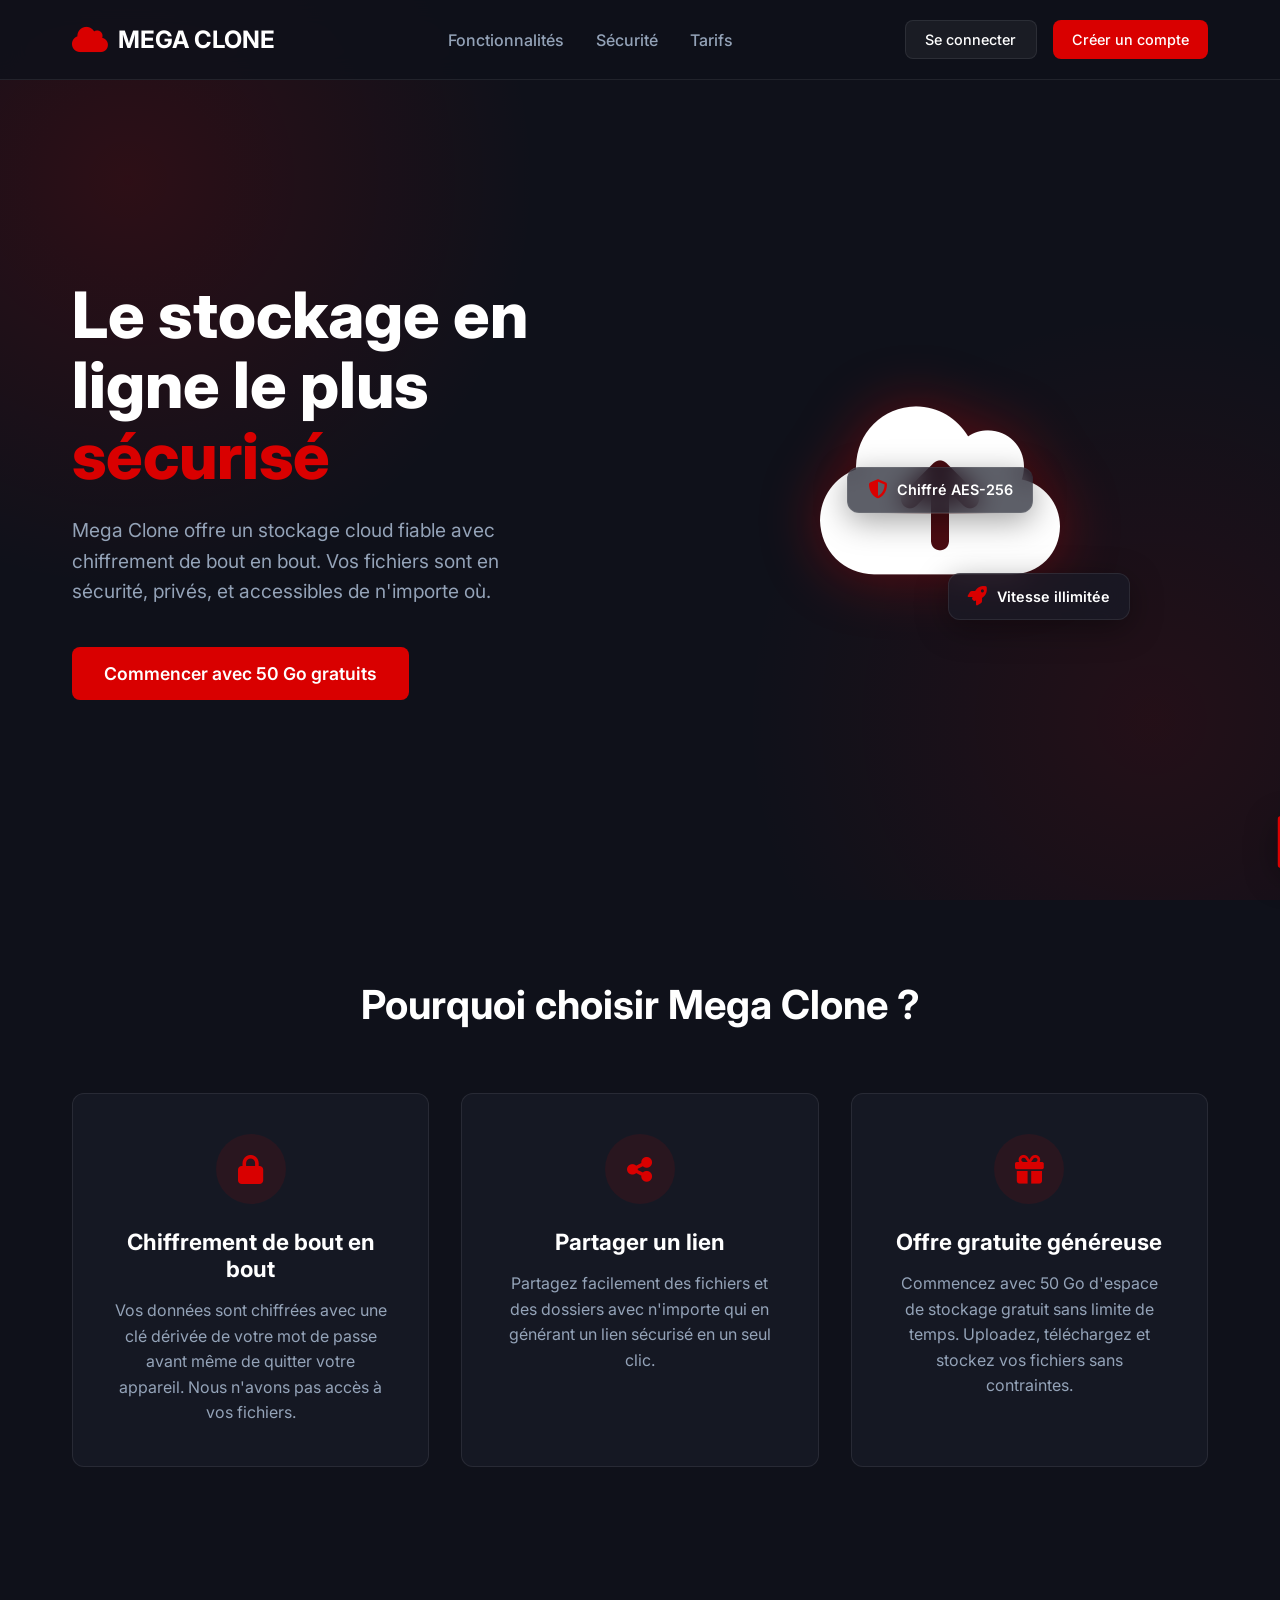
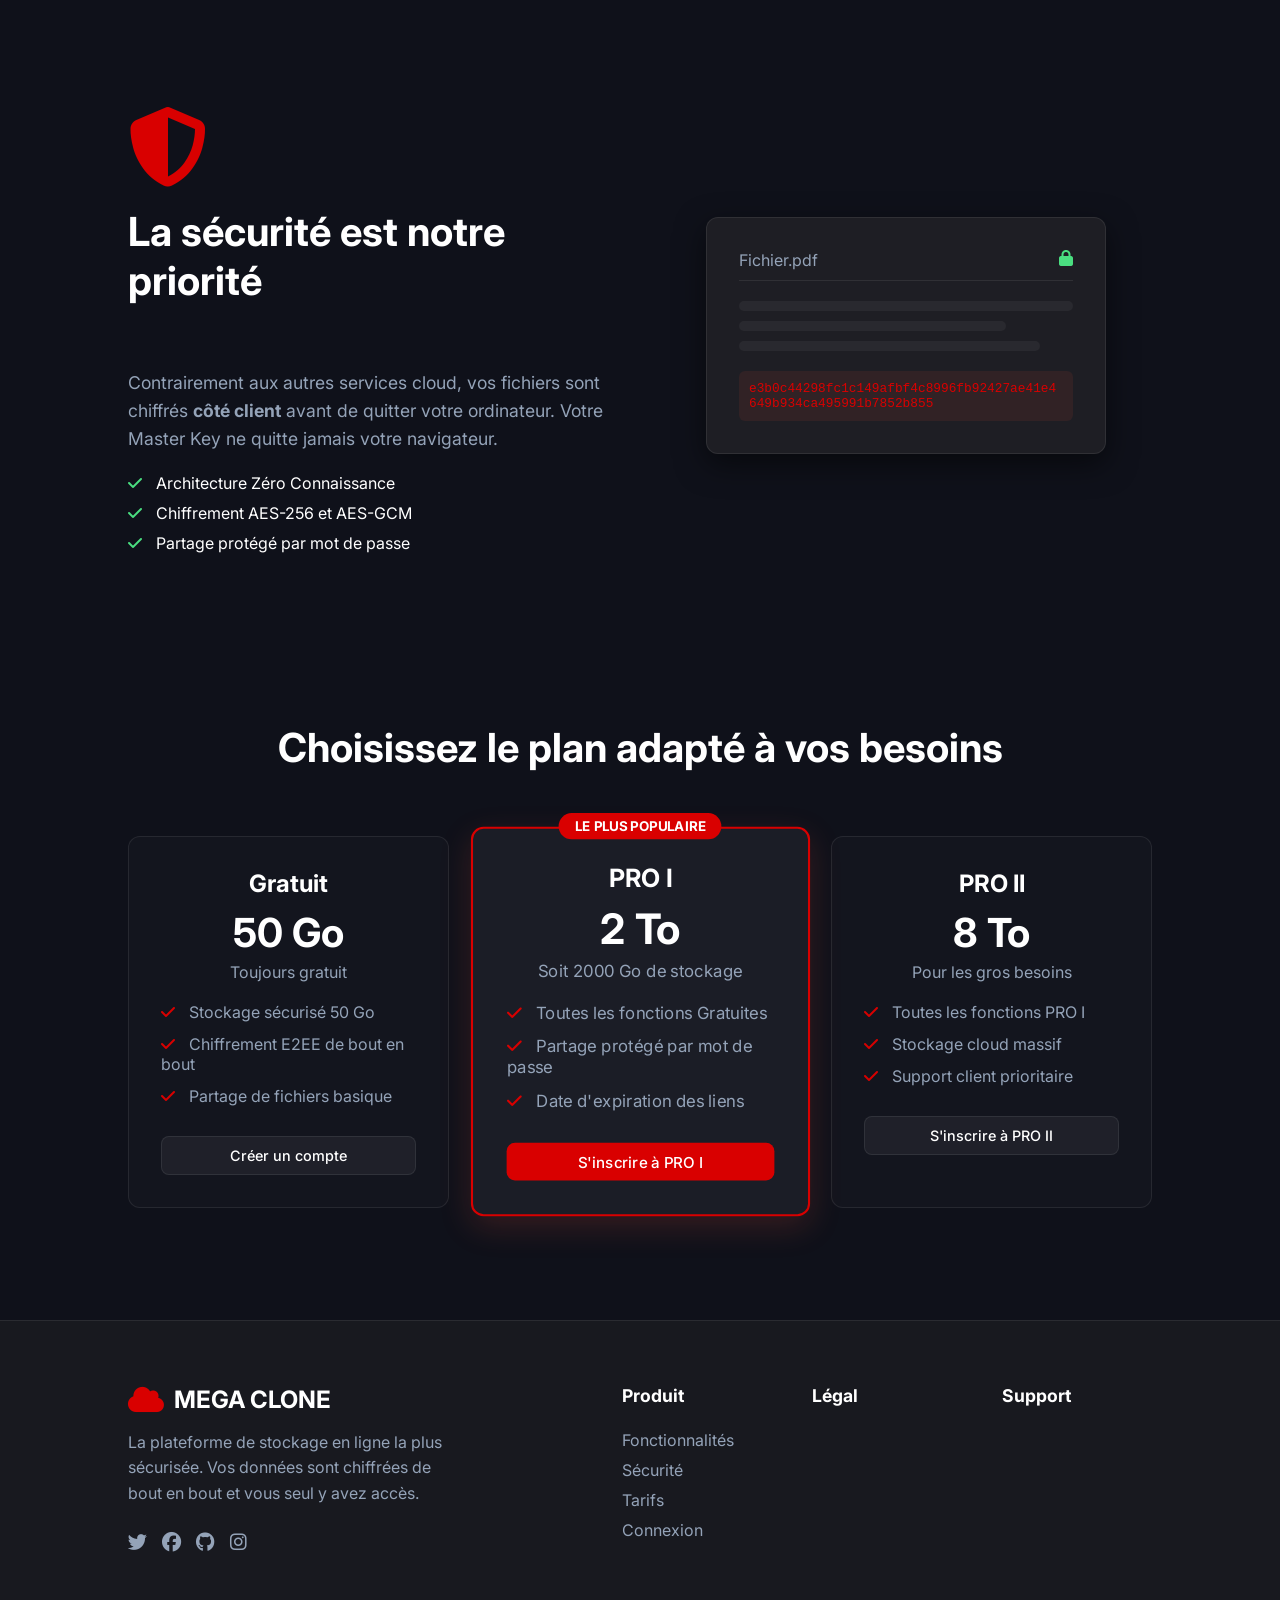
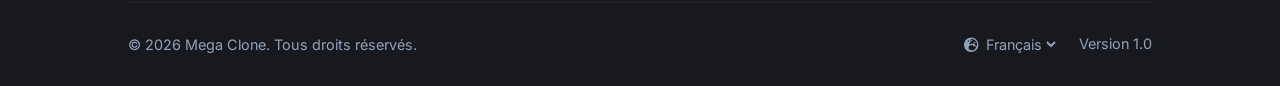
<file: index.html>
<!DOCTYPE html>
<html lang="fr">

<head>
    <meta charset="UTF-8">
    <meta name="viewport" content="width=device-width, initial-scale=1.0">
    <title>Mega Clone - Stockage Cloud Sécurisé</title>
    <link rel="stylesheet" href="assets/css/style.css">
    <link rel="stylesheet" href="https://cdnjs.cloudflare.com/ajax/libs/font-awesome/6.4.0/css/all.min.css">
</head>

<body class="landing-page">

    <!-- Navigation Bar -->
    <nav class="navbar">
        <div class="navbar-container">
            <div class="navbar-brand">
                <i class="fa-solid fa-cloud"></i> MEGA CLONE
            </div>
            <ul class="navbar-menu">
                <li><a href="#features" data-i18n="nav_features">Fonctionnalités</a></li>
                <li><a href="#security" data-i18n="nav_security">Sécurité</a></li>
                <li><a href="#pricing" data-i18n="nav_pricing">Tarifs</a></li>
            </ul>
            <div class="navbar-actions">
                <button class="btn btn-secondary" id="btn-login-modal" data-i18n="nav_login">Se connecter</button>
                <button class="btn btn-primary" id="btn-register-modal" data-i18n="nav_register">Créer un
                    compte</button>
            </div>
        </div>
    </nav>

    <!-- Hero Section -->
    <header class="hero">
        <div class="hero-content">
            <h1 data-i18n="hero_title">Le stockage en ligne le plus <span>sécurisé</span></h1>
            <p data-i18n="hero_desc">Mega Clone offre un stockage cloud fiable avec chiffrement de bout en bout. Vos
                fichiers sont en sécurité, privés, et accessibles de n'importe où.</p>
            <button class="btn btn-primary btn-large" id="hero-cta" data-i18n="hero_btn">Commencer avec 50 Go
                gratuits</button>
        </div>
        <div class="hero-illustration">
            <!-- Simple CSS illustration of cloud storage -->
            <div class="floating-cloud">
                <i class="fa-solid fa-cloud-arrow-up"></i>
                <div class="glass-panel stat-card">
                    <i class="fa-solid fa-shield-halved"></i> Chiffré AES-256
                </div>
                <div class="glass-panel stat-card stat-card-2">
                    <i class="fa-solid fa-rocket"></i> Vitesse illimitée
                </div>
            </div>
        </div>
    </header>

    <!-- Features Section -->
    <section class="features" id="features">
        <h2 class="section-title">Pourquoi choisir Mega Clone ?</h2>
        <div class="features-grid">
            <div class="feature-card">
                <div class="feature-icon"><i class="fa-solid fa-lock"></i></div>
                <h3>Chiffrement de bout en bout</h3>
                <p>Vos données sont chiffrées avec une clé dérivée de votre mot de passe avant même de quitter votre
                    appareil. Nous n'avons pas accès à vos fichiers.</p>
            </div>
            <div class="feature-card">
                <div class="feature-icon"><i class="fa-solid fa-share-nodes"></i></div>
                <h3>Partager un lien</h3>
                <p>Partagez facilement des fichiers et des dossiers avec n'importe qui en générant un lien sécurisé en
                    un seul clic.</p>
            </div>
            <div class="feature-card">
                <div class="feature-icon"><i class="fa-solid fa-gift"></i></div>
                <h3>Offre gratuite généreuse</h3>
                <p>Commencez avec 50 Go d'espace de stockage gratuit sans limite de temps. Uploadez, téléchargez et
                    stockez vos fichiers sans contraintes.</p>
            </div>
        </div>
    </section>

    <!-- Security Section -->
    <section class="security" id="security"
        style="background: var(--bg-secondary); padding: 5rem 10%; display: flex; align-items: center; gap: 40px; flex-wrap: wrap;">
        <div style="flex: 1; min-width: 300px;">
            <i class="fa-solid fa-shield-halved"
                style="font-size: 5rem; color: var(--accent); margin-bottom: 20px;"></i>
            <h2 class="section-title" style="text-align: left;">La sécurité est notre priorité</h2>
            <p style="color: var(--text-secondary); margin-bottom: 20px; font-size: 1.1rem; line-height: 1.6;">
                Contrairement aux autres services cloud, vos fichiers sont chiffrés <b>côté client</b> avant de quitter
                votre ordinateur. Votre Master Key ne quitte jamais votre navigateur.</p>
            <ul style="list-style: none; padding: 0; color: var(--text-primary);">
                <li style="margin-bottom: 10px;"><i class="fa-solid fa-check"
                        style="color: #4ade80; margin-right: 10px;"></i> Architecture Zéro Connaissance</li>
                <li style="margin-bottom: 10px;"><i class="fa-solid fa-check"
                        style="color: #4ade80; margin-right: 10px;"></i> Chiffrement AES-256 et AES-GCM</li>
                <li style="margin-bottom: 10px;"><i class="fa-solid fa-check"
                        style="color: #4ade80; margin-right: 10px;"></i> Partage protégé par mot de passe</li>
            </ul>
        </div>
        <div style="flex: 1; min-width: 300px; display: flex; justify-content: center;">
            <div
                style="background: #1e1e24; padding: 2rem; border-radius: 12px; border: 1px solid var(--border); position: relative; width: 100%; max-width: 400px; box-shadow: 0 10px 30px rgba(0,0,0,0.5);">
                <div
                    style="display: flex; justify-content: space-between; border-bottom: 1px solid var(--border); padding-bottom: 10px; margin-bottom: 20px;">
                    <span style="color: var(--text-secondary);">Fichier.pdf</span>
                    <i class="fa-solid fa-lock" style="color: #4ade80;"></i>
                </div>
                <div style="height: 10px; background: rgba(255,255,255,0.05); border-radius: 5px; margin-bottom: 10px;">
                </div>
                <div
                    style="height: 10px; background: rgba(255,255,255,0.05); border-radius: 5px; margin-bottom: 10px; width: 80%;">
                </div>
                <div
                    style="height: 10px; background: rgba(255,255,255,0.05); border-radius: 5px; margin-bottom: 20px; width: 90%;">
                </div>
                <div
                    style="font-family: monospace; color: var(--accent); font-size: 0.8rem; word-break: break-all; background: rgba(216, 75, 55, 0.1); padding: 10px; border-radius: 6px;">
                    e3b0c44298fc1c149afbf4c8996fb92427ae41e4649b934ca495991b7852b855
                </div>
            </div>
        </div>
    </section>

    <!-- Pricing Section -->
    <section class="pricing" id="pricing" style="padding: 5rem 10%;">
        <h2 class="section-title">Choisissez le plan adapté à vos besoins</h2>
        <div class="pricing-grid"
            style="display: flex; gap: 30px; justify-content: center; flex-wrap: wrap; margin-top: 3rem;">

            <!-- Gratuit -->
            <div class="pricing-card"
                style="flex: 1; min-width: 280px; max-width: 350px; background: rgba(255,255,255,0.02); border: 1px solid var(--border); border-radius: 12px; padding: 2rem; text-align: center;">
                <h3 style="color: var(--text-primary); margin-bottom: 10px; font-size: 1.5rem;">Gratuit</h3>
                <div style="font-size: 2.5rem; font-weight: bold; color: white; margin-bottom: 5px;">50 Go</div>
                <div style="color: var(--text-secondary); margin-bottom: 20px;">Toujours gratuit</div>
                <ul
                    style="list-style: none; padding: 0; text-align: left; margin-bottom: 30px; color: var(--text-secondary);">
                    <li style="margin-bottom: 12px;"><i class="fa-solid fa-check"
                            style="color: var(--accent); margin-right: 10px;"></i> Stockage sécurisé 50 Go</li>
                    <li style="margin-bottom: 12px;"><i class="fa-solid fa-check"
                            style="color: var(--accent); margin-right: 10px;"></i> Chiffrement E2EE de bout en bout</li>
                    <li style="margin-bottom: 12px;"><i class="fa-solid fa-check"
                            style="color: var(--accent); margin-right: 10px;"></i> Partage de fichiers basique</li>
                </ul>
                <button class="btn btn-secondary btn-pricing-register" style="width: 100%;">Créer un compte</button>
            </div>

            <!-- PRO I -->
            <div class="pricing-card featured"
                style="flex: 1; min-width: 280px; max-width: 350px; background: rgba(255,255,255,0.05); border: 2px solid var(--accent); border-radius: 12px; padding: 2rem; text-align: center; position: relative; transform: scale(1.05); box-shadow: 0 10px 30px rgba(216, 75, 55, 0.2);">
                <div
                    style="position: absolute; top: -15px; left: 50%; transform: translateX(-50%); background: var(--accent); color: white; padding: 5px 15px; border-radius: 20px; font-size: 0.8rem; font-weight: bold;">
                    LE PLUS POPULAIRE</div>
                <h3 style="color: var(--text-primary); margin-bottom: 10px; font-size: 1.5rem;">PRO I</h3>
                <div style="font-size: 2.5rem; font-weight: bold; color: white; margin-bottom: 5px;">2 To</div>
                <div style="color: var(--text-secondary); margin-bottom: 20px;">Soit 2000 Go de stockage</div>
                <ul
                    style="list-style: none; padding: 0; text-align: left; margin-bottom: 30px; color: var(--text-secondary);">
                    <li style="margin-bottom: 12px;"><i class="fa-solid fa-check"
                            style="color: var(--accent); margin-right: 10px;"></i> Toutes les fonctions Gratuites</li>
                    <li style="margin-bottom: 12px;"><i class="fa-solid fa-check"
                            style="color: var(--accent); margin-right: 10px;"></i> Partage protégé par mot de passe</li>
                    <li style="margin-bottom: 12px;"><i class="fa-solid fa-check"
                            style="color: var(--accent); margin-right: 10px;"></i> Date d'expiration des liens</li>
                </ul>
                <button class="btn btn-primary btn-pricing-register" style="width: 100%;">S'inscrire à PRO I</button>
            </div>

            <!-- PRO II -->
            <div class="pricing-card"
                style="flex: 1; min-width: 280px; max-width: 350px; background: rgba(255,255,255,0.02); border: 1px solid var(--border); border-radius: 12px; padding: 2rem; text-align: center;">
                <h3 style="color: var(--text-primary); margin-bottom: 10px; font-size: 1.5rem;">PRO II</h3>
                <div style="font-size: 2.5rem; font-weight: bold; color: white; margin-bottom: 5px;">8 To</div>
                <div style="color: var(--text-secondary); margin-bottom: 20px;">Pour les gros besoins</div>
                <ul
                    style="list-style: none; padding: 0; text-align: left; margin-bottom: 30px; color: var(--text-secondary);">
                    <li style="margin-bottom: 12px;"><i class="fa-solid fa-check"
                            style="color: var(--accent); margin-right: 10px;"></i> Toutes les fonctions PRO I</li>
                    <li style="margin-bottom: 12px;"><i class="fa-solid fa-check"
                            style="color: var(--accent); margin-right: 10px;"></i> Stockage cloud massif</li>
                    <li style="margin-bottom: 12px;"><i class="fa-solid fa-check"
                            style="color: var(--accent); margin-right: 10px;"></i> Support client prioritaire</li>
                </ul>
                <button class="btn btn-secondary btn-pricing-register" style="width: 100%;">S'inscrire à PRO II</button>
            </div>

        </div>
    </section>

    <!-- Footer Pro -->
    <footer class="footer-pro"
        style="background: #18191f; padding: 4rem 10% 2rem; border-top: 1px solid var(--border); margin-top: 2rem;">
        <div style="display: flex; flex-wrap: wrap; gap: 40px; justify-content: space-between; margin-bottom: 3rem;">
            <!-- Brand -->
            <div style="flex: 1; min-width: 250px;">
                <div class="navbar-brand"
                    style="margin-bottom: 1rem; color: white; font-size: 1.5rem; font-weight: bold; display: flex; align-items: center; gap: 10px;">
                    <i class="fa-solid fa-cloud" style="color: var(--accent);"></i> MEGA CLONE
                </div>
                <p id="pub-footer-desc" style="color: var(--text-secondary); line-height: 1.6; margin-bottom: 1.5rem;">
                    La plateforme de stockage en ligne la plus sécurisée. Vos données sont chiffrées de bout en bout et
                    vous seul y avez accès.</p>
                <div style="display: flex; gap: 15px;">
                    <a href="#" id="pub-footer-twitter"
                        style="color: var(--text-secondary); font-size: 1.2rem; transition: color 0.2s;"
                        class="footer-icon-link"><i class="fa-brands fa-twitter"></i></a>
                    <a href="#" id="pub-footer-facebook"
                        style="color: var(--text-secondary); font-size: 1.2rem; transition: color 0.2s;"
                        class="footer-icon-link"><i class="fa-brands fa-facebook"></i></a>
                    <a href="#" id="pub-footer-github"
                        style="color: var(--text-secondary); font-size: 1.2rem; transition: color 0.2s;"
                        class="footer-icon-link"><i class="fa-brands fa-github"></i></a>
                    <a href="#" id="pub-footer-instagram"
                        style="color: var(--text-secondary); font-size: 1.2rem; transition: color 0.2s;"
                        class="footer-icon-link"><i class="fa-brands fa-instagram"></i></a>
                </div>
            </div>

            <!-- Links Columns -->
            <div
                style="display: flex; flex-wrap: wrap; gap: 40px; flex: 2; min-width: 300px; justify-content: flex-end;">
                <div style="min-width: 150px;">
                    <h4 style="color: white; margin-bottom: 1.5rem; font-size: 1.1rem;">Produit</h4>
                    <ul style="list-style: none; padding: 0;">
                        <li style="margin-bottom: 10px;"><a href="#features" class="footer-link">Fonctionnalités</a>
                        </li>
                        <li style="margin-bottom: 10px;"><a href="#security" class="footer-link">Sécurité</a></li>
                        <li style="margin-bottom: 10px;"><a href="#pricing" class="footer-link">Tarifs</a></li>
                        <li style="margin-bottom: 10px;"><a href="#" class="footer-link" id="footer-login">Connexion</a>
                        </li>
                    </ul>
                </div>
                <div style="min-width: 150px;">
                    <h4 style="color: white; margin-bottom: 1.5rem; font-size: 1.1rem;">Légal</h4>
                    <ul id="pub-footer-legal" style="list-style: none; padding: 0;">
                        <!-- Generated via JS -->
                    </ul>
                </div>
                <div style="min-width: 150px;">
                    <h4 style="color: white; margin-bottom: 1.5rem; font-size: 1.1rem;">Support</h4>
                    <ul id="pub-footer-support" style="list-style: none; padding: 0;">
                        <!-- Generated via JS -->
                    </ul>
                </div>
            </div>
        </div>

        <!-- Copyright -->
        <div
            style="border-top: 1px solid rgba(255,255,255,0.05); padding-top: 2rem; display: flex; flex-wrap: wrap; justify-content: space-between; align-items: center; color: var(--text-secondary); font-size: 0.9rem;">
            <p id="pub-footer-copyright">&copy; 2026 Mega Clone. Tous droits réservés.</p>
            <div style="display: flex; gap: 20px;">
                <span>
                    <i class="fa-solid fa-earth-europe"></i>
                    <select class="lang-switcher-select" onchange="i18n.setLanguage(this.value)"
                        style="background:transparent; color:inherit; border:none; outline:none; cursor:pointer; font-size:0.9rem;">
                        <option value="fr" style="background:#18191f;">Français</option>
                        <option value="en" style="background:#18191f;">English</option>
                        <option value="es" style="background:#18191f;">Español</option>
                        <option value="de" style="background:#18191f;">Deutsch</option>
                    </select>
                </span>
                <span>Version 1.0</span>
            </div>
        </div>
    </footer>

    <!-- Auth Modals -->
    <div class="modal-overlay" id="auth-modal-overlay">
        <div class="modal auth-modal" id="auth-modal">
            <div class="modal-header">
                <h3 class="modal-title" id="auth-modal-title">Connexion</h3>
                <button class="modal-close" id="close-auth-modal"><i class="fa-solid fa-xmark"></i></button>
            </div>

            <div class="modal-body">
                <!-- Login Form -->
                <form id="login-form">
                    <div class="input-group">
                        <label for="login-email">Email</label>
                        <input type="email" id="login-email" class="input-control" required
                            placeholder="votre@email.com">
                    </div>
                    <div class="input-group">
                        <label for="login-password">Mot de passe</label>
                        <input type="password" id="login-password" class="input-control" required
                            placeholder="••••••••">
                    </div>
                    <div style="text-align: right; margin-top: -10px; margin-bottom: 20px;">
                        <a href="recovery.html"
                            style="color: var(--accent); font-size: 0.85rem; text-decoration: none; transition: opacity 0.2s;"
                            onmouseover="this.style.opacity='0.8'" onmouseout="this.style.opacity='1'">Mot de passe
                            oublié ?</a>
                    </div>
                    <button type="submit" class="btn btn-primary" style="width: 100%; margin-top: 10px;">
                        <i class="fa-solid fa-right-to-bracket"></i> Se connecter
                    </button>
                    <div class="auth-switch">
                        Pas encore de compte ? <a href="#" id="show-register">Créer un compte</a>
                    </div>
                </form>

                <!-- Suspended Alert -->
                <div id="suspended-alert" class="hidden" style="text-align: center; padding: 20px 0;">
                    <i class="fa-solid fa-user-lock" style="font-size: 4rem; color: #ef4444; margin-bottom: 20px;"></i>
                    <h3 style="color: #ef4444; margin-bottom: 15px; font-size: 1.5rem;">Compte Suspendu</h3>
                    <p style="color: var(--text-secondary); margin-bottom: 25px; line-height: 1.5;">Votre accès a été
                        suspendu par un administrateur.<br>Veuillez contacter le support si vous pensez qu'il s'agit
                        d'une erreur.</p>
                    <button class="btn btn-secondary" id="btn-back-login" style="width: 100%;">Retour</button>
                </div>

                <!-- Register Form -->
                <form id="register-form" class="hidden">
                    <div class="input-group">
                        <label for="reg-username">Nom d'utilisateur</label>
                        <input type="text" id="reg-username" class="input-control" required placeholder="johndoe">
                    </div>
                    <div class="input-group">
                        <label for="reg-email">Email</label>
                        <input type="email" id="reg-email" class="input-control" required placeholder="votre@email.com">
                    </div>
                    <div class="input-group">
                        <label for="reg-password">Mot de passe</label>
                        <input type="password" id="reg-password" class="input-control" required placeholder="••••••••">
                    </div>
                    <button type="submit" class="btn btn-primary" style="width: 100%; margin-top: 10px;">
                        <i class="fa-solid fa-user-plus"></i> S'inscrire
                    </button>
                    <div class="auth-switch">
                        Déjà un compte ? <a href="#" id="show-login">Se connecter</a>
                    </div>
                </form>
            </div>
        </div>
    </div>

    <!-- Notification Container -->
    <div id="notification" class="notification">
        <i class="fa-solid fa-circle-info"></i>
        <span id="notif-message">Message</span>
    </div>

    <script src="assets/js/crypto.js"></script>
    <script src="assets/js/i18n.js"></script>
    <script src="assets/js/auth.js"></script>
    <script src="assets/js/landing.js"></script>
</body>

</html>
</file>
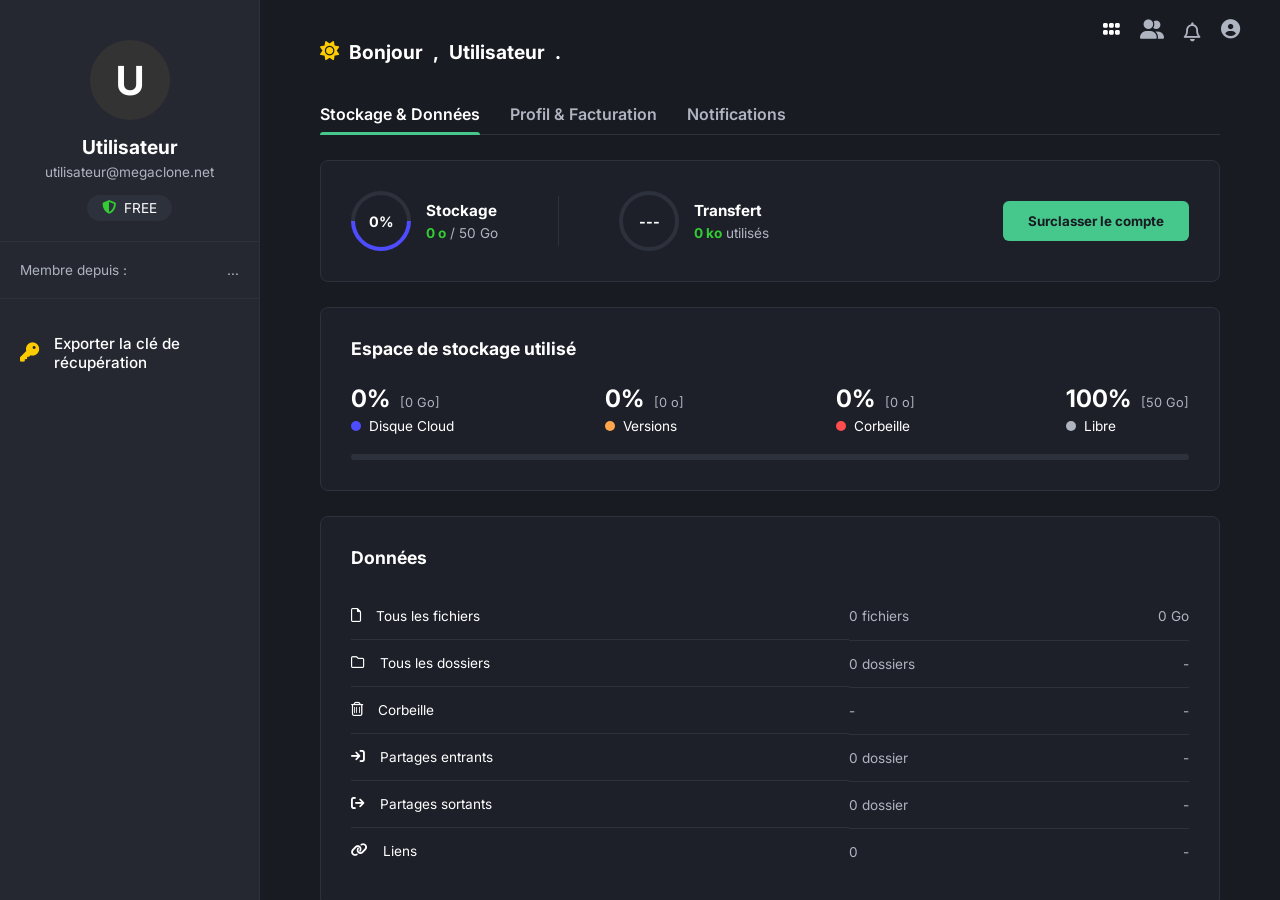
<file: account.html>
<!DOCTYPE html>
<html lang="fr">
<head>
    <meta charset="UTF-8">
    <meta name="viewport" content="width=device-width, initial-scale=1.0">
    <title data-i18n="account_page_title">Tableau de bord - Mega Clone</title>
    <link rel="stylesheet" href="assets/css/style.css">
    <link rel="stylesheet" href="https://cdnjs.cloudflare.com/ajax/libs/font-awesome/6.4.0/css/all.min.css">
    <style>
        .account-layout {
            display: flex;
            height: 100vh;
            background: #191b22;
            color: white;
            font-family: 'Inter', sans-serif;
        }
        
        /* Account Sidebar */
        .account-sidebar {
            width: 260px;
            background: #252830;
            display: flex;
            flex-direction: column;
            border-right: 1px solid #2d313c;
        }
        .account-profile-header {
            display: flex;
            flex-direction: column;
            align-items: center;
            padding: 40px 20px 20px 20px;
            border-bottom: 1px solid #2d313c;
        }
        .account-avatar {
            width: 80px;
            height: 80px;
            background: url('https://ui-avatars.com/api/?name=User&background=333&color=fff') center/cover;
            border-radius: 50%;
            display: flex;
            justify-content: center;
            align-items: center;
            font-size: 2.5rem;
            font-weight: bold;
            color: white;
            background-color: #333;
            margin-bottom: 15px;
        }
        .account-name {
            font-size: 1.2rem;
            font-weight: bold;
            margin-bottom: 5px;
        }
        .account-email {
            font-size: 0.85rem;
            color: #aeb4c0;
            margin-bottom: 15px;
        }
        .account-plan-badge {
            background: #2d313c;
            padding: 5px 15px;
            border-radius: 20px;
            font-size: 0.85rem;
            display: flex;
            align-items: center;
            gap: 8px;
        }
        .account-plan-badge i { color: #33cc33; }
        
        .account-member-since {
            padding: 20px;
            font-size: 0.85rem;
            color: #aeb4c0;
            display: flex;
            justify-content: space-between;
            border-bottom: 1px solid #2d313c;
        }
        
        .account-sidebar-nav {
            padding: 20px 0;
        }
        .account-nav-item {
            padding: 15px 20px;
            display: flex;
            align-items: center;
            gap: 15px;
            color: white;
            text-decoration: none;
            font-size: 0.95rem;
            font-weight: 500;
        }
        .account-nav-item:hover { background: #2d313c; }
        .account-nav-item i { color: #ffcc00; font-size: 1.2rem; }

        /* Main Content */
        .account-main {
            flex: 1;
            padding: 40px 60px;
            overflow-y: auto;
            position: relative;
        }
        
        /* Top Navigation right icons */
        .account-top-icons {
            position: absolute;
            top: 20px;
            right: 40px;
            display: flex;
            gap: 20px;
            font-size: 1.2rem;
            color: #aeb4c0;
        }
        .account-top-icons i { cursor: pointer; }
        .account-top-icons i:hover { color: white; }
        
        .welcome-title {
            font-size: 1.2rem;
            font-weight: bold;
            margin-bottom: 30px;
            display: flex;
            align-items: center;
            gap: 10px;
        }
        .welcome-title i { color: #ffcc00; }

        /* Cards */
        .dashboard-card {
            background: #1e2029;
            border: 1px solid #2d313c;
            border-radius: 8px;
            padding: 30px;
            margin-bottom: 25px;
        }
        
        .storage-summary-row {
            display: flex;
            align-items: center;
            gap: 40px;
        }
        .chart-circle {
            width: 60px;
            height: 60px;
            border-radius: 50%;
            border: 4px solid #2d313c;
            display: flex;
            justify-content: center;
            align-items: center;
            font-size: 0.9rem;
            font-weight: bold;
        }
        .chart-circle.active { border-color: #4d4dff; border-top-color: #2d313c; border-right-color: #2d313c; transform: rotate(-45deg);}
        .chart-circle.active span { transform: rotate(45deg); }
        
        .stat-block { display: flex; align-items: center; gap: 15px; }
        .stat-info { display: flex; flex-direction: column; gap: 5px; }
        .stat-title { font-weight: bold; font-size: 0.95rem; }
        .stat-val { font-size: 0.85rem; color: #aeb4c0; }
        .stat-val strong { color: #33cc33; }
        
        .btn-upgrade-large {
            background: #46c78c;
            color: #191b22;
            border: none;
            padding: 12px 25px;
            border-radius: 6px;
            font-weight: bold;
            margin-left: auto;
            cursor: pointer;
        }
        .btn-upgrade-large:hover { background: #3eb57c; }

        .card-header-title {
            font-size: 1.1rem;
            font-weight: bold;
            margin-bottom: 25px;
        }

        /* Detailed Storage Bar */
        .detailed-storage-stats {
            display: flex;
            justify-content: space-between;
            margin-bottom: 20px;
        }
        .ds-item {
            display: flex;
            flex-direction: column;
            gap: 5px;
        }
        .ds-pct { font-size: 1.5rem; font-weight: bold; }
        .ds-pct span { font-size: 0.8rem; color: #aeb4c0; font-weight: normal; margin-left: 5px; }
        .ds-label { font-size: 0.85rem; display: flex; align-items: center; gap: 8px; }
        .ds-label .dot { width: 10px; height: 10px; border-radius: 50%; }

        .full-bar {
            width: 100%;
            height: 6px;
            background: #2d313c;
            border-radius: 3px;
            display: flex;
            overflow: hidden;
        }
        .full-bar-segment { height: 100%; }

        /* Data Table */
        .data-table {
            width: 100%;
            border-collapse: collapse;
        }
        .data-table td {
            padding: 15px 0;
            border-bottom: 1px solid #2d313c;
            font-size: 0.85rem;
            color: #aeb4c0;
        }
        .data-table td:first-child { color: white; display: flex; align-items: center; gap: 15px; }
        .data-table td:last-child { text-align: right; }
        .data-table tr:last-child td { border-bottom: none; }
        
        /* Tabs */
        .account-tabs {
            display: flex;
            gap: 30px;
            margin-top: 10px;
            margin-bottom: 25px;
            border-bottom: 1px solid #2d313c;
        }
        .account-tab {
            padding: 10px 0;
            color: #aeb4c0;
            cursor: pointer;
            font-weight: 600;
            position: relative;
        }
        .account-tab.active {
            color: white;
        }
        .account-tab.active::after {
            content: '';
            position: absolute;
            bottom: -1px;
            left: 0;
            right: 0;
            height: 3px;
            background: #46c78c;
            border-radius: 3px 3px 0 0;
        }
        .tab-content {
            display: none;
        }
        .tab-content.active {
            display: block;
        }
        
        /* Form */
        .profile-form-group {
            margin-bottom: 20px;
        }
        .profile-form-group label {
            display: block;
            margin-bottom: 8px;
            color: #aeb4c0;
            font-size: 0.9rem;
        }
        .profile-form-group input {
            width: 100%;
            background: #191b22;
            border: 1px solid #2d313c;
            color: white;
            padding: 12px;
            border-radius: 6px;
            font-size: 1rem;
        }
        .btn-save {
            background: #46c78c;
            color: #191b22;
            border: none;
            padding: 12px 25px;
            border-radius: 6px;
            font-weight: bold;
            cursor: pointer;
        }
        .btn-save:hover { background: #3eb57c; }
        
        .billing-card {
            background: #191b22;
            border: 1px solid #2d313c;
            border-radius: 8px;
            padding: 20px;
            display: flex;
            justify-content: space-between;
            align-items: center;
        }

    </style>
</head>
<body>

    <div class="account-layout">
        <!-- Sidebar -->
        <div class="account-sidebar">
            <div class="account-profile-header">
                <div class="account-avatar" id="acc-avatar">U</div>
                <div class="account-name" id="acc-name">Utilisateur</div>
                <div class="account-email">utilisateur@megaclone.net</div>
                <div class="account-plan-badge">
                    <i class="fa-solid fa-shield-halved"></i> <span id="acc-plan-badge-text">FREE</span>
                </div>
            </div>
            
            <div class="account-member-since">
                <span data-i18n="account_member_since">Membre depuis :</span>
                <span id="acc-date">...</span>
            </div>
            
            <div class="account-sidebar-nav">
                <a href="#" class="account-nav-item" id="btn-export-key">
                    <i class="fa-solid fa-key"></i> <span data-i18n="account_export_key">Exporter la clé de récupération</span>
                </a>
            </div>
        </div>

        <!-- Main Content -->
        <div class="account-main">
            <div class="account-top-icons">
                <i class="fa-solid fa-grip" onclick="window.location.href='dashboard.php'" title="Retour au Disque Cloud" style="color: white;"></i>
                <i class="fa-solid fa-user-group"></i>
                
                <!-- Notifications -->
                <!-- Notifications -->
                <div class="notification-bell-container" id="btn-notifications" style="display:inline-block;">
                    <i class="fa-regular fa-bell"></i>
                    <div class="notification-badge" id="notif-badge">0</div>
                    
                    <div class="notifications-dropdown" id="notif-dropdown">
                        <div class="notifications-header">
                            <div class="notif-title-container" id="notif-filter-toggle">
                                <span id="notif-current-filter" data-i18n="topbar_notif_all">Toutes les notifications</span>
                                <i class="fa-solid fa-chevron-down" style="font-size: 0.8rem; margin-left: 5px;"></i>
                            </div>
                            <i class="fa-solid fa-gear" id="notif-settings-btn" title="Paramètres des notifications" style="cursor: pointer; color: var(--text-secondary); transition: color 0.2s;"></i>
                            
                            <!-- Filter Dropdown Menu (Hidden by default) -->
                            <div class="notif-filter-menu" id="notif-filter-menu" style="display: none;">
                                <div class="notif-filter-item active" data-filter="all" data-i18n="topbar_notif_all">Toutes les notifications</div>
                                <div class="notif-filter-item" data-filter="cloud" data-i18n="topbar_notif_cloud">Disque Cloud</div>
                                <div class="notif-filter-item" data-filter="chat" data-i18n="topbar_notif_chat">Chat et réunions</div>
                                <div class="notif-filter-item" data-filter="contacts" data-i18n="topbar_notif_contacts">Contacts</div>
                                <div class="notif-filter-item" data-filter="account" data-i18n="topbar_notif_account">Compte</div>
                            </div>
                        </div>
                        
                        <div class="notifications-list" id="notif-list">
                            <!-- JS injected -->
                        </div>
                        
                        <div class="notifications-empty" id="notif-empty" style="display: none; padding: 40px 20px; text-align: center;">
                            <div class="notif-empty-icon">
                                <i class="fa-solid fa-inbox" style="font-size: 3.5rem; color: #a1a1aa; margin-bottom: 20px;"></i>
                            </div>
                            <h4 style="margin: 0 0 10px 0; color: white; font-size: 1.1rem;" data-i18n="notif_empty_title">Rien de neuf</h4>
                            <p style="margin: 0; color: var(--text-secondary); font-size: 0.85rem;" data-i18n="notif_empty_desc">Vous n'avez pas de nouvelles notifications pour le moment</p>
                        </div>
                        
                        <div style="padding: 10px 15px; border-top: 1px solid rgba(255,255,255,0.05); text-align: center; display: none;" id="notif-mark-all-container">
                            <div class="notifications-mark-read" id="notif-mark-all" data-i18n="topbar_notif_mark_read">Tout marquer comme lu</div>
                        </div>
            
                    </div>
                </div>

                <i class="fa-solid fa-circle-user"></i>
            </div>
            
            <div class="welcome-title">
                <i class="fa-solid fa-sun"></i> <span data-i18n="account_hello">Bonjour</span>, <span id="acc-welcome-name">Utilisateur</span>.
            </div>
            
            <div class="account-tabs">
                <div class="account-tab active" id="tab-btn-storage" onclick="switchTab('storage')" data-i18n="account_tab_storage">Stockage & Données</div>
                <div class="account-tab" id="tab-btn-profile" onclick="switchTab('profile')" data-i18n="account_tab_profile">Profil & Facturation</div>
                <div class="account-tab" id="tab-btn-notifications" onclick="switchTab('notifications')" data-i18n="account_tab_notifications">Notifications</div>
            </div>
            
            <!-- STORAGE TAB -->
            <div id="tab-storage" class="tab-content active">
            
            <div class="dashboard-card storage-summary-row">
                <div class="stat-block">
                    <div class="chart-circle active"><span id="circ-pct">0%</span></div>
                    <div class="stat-info">
                        <div class="stat-title" data-i18n="account_stat_storage">Stockage</div>
                        <div class="stat-val"><strong id="val-used">0 o</strong> / <span id="val-total">50 Go</span></div>
                    </div>
                </div>
                
                <div style="width: 1px; height: 50px; background: #2d313c; margin: 0 20px;"></div>
                
                <div class="stat-block">
                    <div class="chart-circle"><span>---</span></div>
                    <div class="stat-info">
                        <div class="stat-title" data-i18n="account_stat_transfer">Transfert</div>
                        <div class="stat-val"><strong>0 ko</strong> <span data-i18n="account_transfer_used">utilisés</span></div>
                    </div>
                </div>
                
                <button class="btn-upgrade-large" id="btn-upgrade-main" data-i18n="account_btn_upgrade">Surclasser le compte</button>
            </div>
            
            <div class="dashboard-card">
                <div class="card-header-title" data-i18n="account_storage_used_title">Espace de stockage utilisé</div>
                
                <div class="detailed-storage-stats">
                    <div class="ds-item">
                        <div class="ds-pct" id="pct-cloud">0% <span>[0 Go]</span></div>
                        <div class="ds-label"><div class="dot" style="background:#4d4dff;"></div> <span data-i18n="account_ds_cloud">Disque Cloud</span></div>
                    </div>
                    <div class="ds-item">
                        <div class="ds-pct">0% <span>[0 o]</span></div>
                        <div class="ds-label"><div class="dot" style="background:#ffa64d;"></div> <span data-i18n="account_ds_versions">Versions</span></div>
                    </div>
                    <div class="ds-item">
                        <div class="ds-pct" id="pct-trash">0% <span>[0 o]</span></div>
                        <div class="ds-label"><div class="dot" style="background:#ff4d4d;"></div> <span data-i18n="account_ds_trash">Corbeille</span></div>
                    </div>
                    <div class="ds-item">
                        <div class="ds-pct" id="pct-free">100% <span>[50 Go]</span></div>
                        <div class="ds-label"><div class="dot" style="background:#aeb4c0;"></div> <span data-i18n="account_ds_free">Libre</span></div>
                    </div>
                </div>
                
                <div class="full-bar">
                    <div class="full-bar-segment" id="bar-cloud" style="width: 0%; background: #4d4dff;"></div>
                </div>
            </div>
            
            <div class="dashboard-card">
                <div class="card-header-title" data-i18n="account_data_title">Données</div>
                <table class="data-table">
                    <tr>
                        <td><i class="fa-regular fa-file"></i> <span data-i18n="account_data_all_files">Tous les fichiers</span></td>
                        <td id="data-files-count">0 fichiers</td>
                        <td id="data-files-size">0 Go</td>
                    </tr>
                    <tr>
                        <td><i class="fa-regular fa-folder"></i> <span data-i18n="account_data_all_folders">Tous les dossiers</span></td>
                        <td id="data-folders-count">0 dossiers</td>
                        <td>-</td>
                    </tr>
                    <tr>
                        <td><i class="fa-regular fa-trash-can"></i> <span data-i18n="account_data_trash">Corbeille</span></td>
                        <td id="data-trash-count">-</td>
                        <td id="data-trash-size">-</td>
                    </tr>
                    <tr>
                        <td><i class="fa-solid fa-arrow-right-to-bracket"></i> <span data-i18n="account_data_incoming">Partages entrants</span></td>
                        <td data-i18n="account_0_folder">0 dossier</td>
                        <td>-</td>
                    </tr>
                    <tr>
                        <td><i class="fa-solid fa-arrow-right-from-bracket"></i> <span data-i18n="account_data_outgoing">Partages sortants</span></td>
                        <td data-i18n="account_0_folder">0 dossier</td>
                        <td>-</td>
                    </tr>
                    <tr>
                        <td><i class="fa-solid fa-link"></i> <span data-i18n="account_data_links">Liens</span></td>
                        <td>0</td>
                        <td>-</td>
                    </tr>
                </table>
                </table>
            </div>
            </div> <!-- End Storage Tab -->

            <!-- PROFILE TAB -->
            <div id="tab-profile" class="tab-content">
                <div class="dashboard-card">
                    <div class="card-header-title" data-i18n="account_personal_info">Informations Personnelles</div>
                    <form id="profile-form">
                        <div style="display:flex; gap:20px; margin-bottom: 15px;">
                            <div class="profile-form-group" style="flex:1;">
                                <label data-i18n="account_first_name">Prénom</label>
                                <input type="text" id="input-first-name" data-i18n-placeholder="account_first_name_ph" placeholder="Votre prénom">
                            </div>
                            <div class="profile-form-group" style="flex:1;">
                                <label data-i18n="account_last_name">Nom</label>
                                <input type="text" id="input-last-name" data-i18n-placeholder="account_last_name_ph" placeholder="Votre nom">
                            </div>
                        </div>
                        <div style="display:flex; gap:20px;">
                            <div class="profile-form-group" style="flex:1;">
                                <label data-i18n="account_birth_date">Date de naissance</label>
                                <input type="date" id="input-birth-date" style="width: 100%; padding: 10px; border-radius: 4px; border: 1px solid var(--border); background: rgba(0,0,0,0.2); color: white;">
                            </div>
                            <div class="profile-form-group" style="flex:1;">
                                <label data-i18n="account_country">Pays</label>
                                <input type="text" id="input-country" data-i18n-placeholder="account_country_ph" placeholder="Votre pays" style="width: 100%; padding: 10px; border-radius: 4px; border: 1px solid var(--border); background: rgba(0,0,0,0.2); color: white;">
                            </div>
                        </div>
                        <button type="submit" class="btn-save" data-i18n="account_btn_save">Enregistrer les modifications</button>
                        <span id="profile-msg" style="margin-left:15px; color:#46c78c; font-size:0.9rem; display:none;" data-i18n="account_profile_updated">Profil mis à jour !</span>
                    </form>
                </div>
                
                <div class="dashboard-card" style="margin-top: 20px;">
                    <div class="card-header-title" data-i18n="account_plan_billing">Plan & Facturation</div>
                    <div class="billing-card">
                        <div>
                            <div style="font-size: 1.2rem; font-weight: bold; margin-bottom: 5px;"><span data-i18n="account_current_plan">Plan actuel :</span> <span id="bill-plan-name" style="color: #46c78c;">FREE</span></div>
                            <div style="color: #aeb4c0; font-size: 0.9rem; margin-bottom: 15px;"><i class="fa-regular fa-credit-card"></i> <span data-i18n="account_payment_method">Moyen de paiement :</span> <span id="bill-payment" data-i18n="account_payment_none">Aucun</span></div>
                            <div style="color: #6c707d; font-size: 0.8rem;" data-i18n="account_billing_info">Facturation mensuelle. Prochain prélèvement : N/A</div>
                        </div>
                        <button class="btn-upgrade-large" style="margin: 0;" id="btn-upgrade-billing" data-i18n="account_btn_upgrade">Surclasser le compte</button>
                    </div>
                </div>

                <div class="dashboard-card" style="margin-top: 20px; border: 1px solid #ef4444;">
                    <div class="card-header-title" style="color: #ef4444;"><i class="fa-solid fa-triangle-exclamation"></i> <span data-i18n="account_delete_title">Supprimer le compte</span></div>
                    <p style="color: var(--text-secondary); font-size: 0.9rem; margin-bottom: 15px;" data-i18n="account_delete_warning">Avertissement : Après avoir confirmé cette action, vous ne pourrez ni accéder aux données de votre compte, ni à vos contacts, ni à vos conversations sur MEGA CLONE.</p>
                    <button id="btn-delete-account" class="btn-upgrade-large" style="margin: 0; background: #ef4444; border-color: #ef4444;"><i class="fa-solid fa-trash"></i> <span data-i18n="account_btn_delete">Supprimer le compte</span></button>
                </div>
            </div> <!-- End Profile Tab -->

            <!-- NOTIFICATIONS TAB -->
            <div id="tab-notifications" class="tab-content">
                <div class="dashboard-card" style="padding: 40px;">
                    <!-- Notifications du compte -->
                    <div class="account-notif-section" style="display: flex;">
                        <div style="width: 250px; font-weight: bold; font-size: 1.1rem; color: white;" data-i18n="notif_sec_account">Notifications du compte</div>
                        <div style="flex: 1;">
                            <div class="account-notif-row" style="border-bottom: 2px solid rgba(255,255,255,0.1);">
                                <div class="account-notif-label" data-i18n="notif_act_all_acc">Activer toutes les notifications du compte</div>
                                <label class="toggle-switch">
                                    <input type="checkbox" id="ns-acc-all" checked>
                                    <span class="slider round"></span>
                                </label>
                            </div>
                            
                            <h5 style="margin: 20px 0 10px 0; color: #e5e7eb; font-size: 0.95rem;" data-i18n="notif_cat_cloud">Disque Cloud</h5>
                            <div class="account-notif-row">
                                <div class="account-notif-label" data-i18n="notif_cloud_1">Nouveau dossier partagé d'un contact</div>
                                <label class="toggle-switch"><input type="checkbox" class="ns-acc-child" id="ns-acc-c1" checked><span class="slider round"></span></label>
                            </div>
                            <div class="account-notif-row">
                                <div class="account-notif-label" data-i18n="notif_cloud_2">L'accès à un dossier partagé a été supprimé</div>
                                <label class="toggle-switch"><input type="checkbox" class="ns-acc-child" id="ns-acc-c2" checked><span class="slider round"></span></label>
                            </div>
                            <div class="account-notif-row">
                                <div class="account-notif-label" data-i18n="notif_cloud_3">Un contact a ajouté des fichiers à un dossier partagé</div>
                                <label class="toggle-switch"><input type="checkbox" class="ns-acc-child" id="ns-acc-c3" checked><span class="slider round"></span></label>
                            </div>
                            <div class="account-notif-row">
                                <div class="account-notif-label" data-i18n="notif_cloud_4">Éléments téléversés vers une demande de fichiers</div>
                                <label class="toggle-switch"><input type="checkbox" class="ns-acc-child" id="ns-acc-c4" checked><span class="slider round"></span></label>
                            </div>
                            
                            <h5 style="margin: 20px 0 10px 0; color: #e5e7eb; font-size: 0.95rem;" data-i18n="notif_cat_chat">Dialogue en ligne et réunions</h5>
                            <div class="account-notif-row" style="border: none;">
                                <div class="account-notif-label" data-i18n="notif_chat_1">Notifications de bureau</div>
                                <label class="toggle-switch"><input type="checkbox" class="ns-acc-child" id="ns-acc-chat1" checked><span class="slider round"></span></label>
                            </div>
                            <div class="notif-info-box">
                                <p style="margin: 0;" data-i18n="notif_chat_info">Pour recevoir les notifications de MEGA sur votre bureau, vous devez les activer à la fois dans les paramètres de votre système et dans votre navigateur.</p>
                            </div>
                            
                            <h5 style="margin: 30px 0 10px 0; color: #e5e7eb; font-size: 0.95rem;" data-i18n="notif_cat_contacts">Contacts</h5>
                            <div class="account-notif-row">
                                <div class="account-notif-label" data-i18n="notif_cont_1">Quelqu'un vous a envoyé une demande de contact</div>
                                <label class="toggle-switch"><input type="checkbox" class="ns-acc-child" id="ns-acc-cont1" checked><span class="slider round"></span></label>
                            </div>
                            <div class="account-notif-row">
                                <div class="account-notif-label" data-i18n="notif_cont_2">Quelqu'un a accepté votre demande de contact</div>
                                <label class="toggle-switch"><input type="checkbox" class="ns-acc-child" id="ns-acc-cont2" checked><span class="slider round"></span></label>
                            </div>
                        </div>
                    </div>
                    
                    <hr style="border-color: rgba(255,255,255,0.05); margin: 40px 0;">
                    
                    <!-- Notifications par courriel -->
                    <div class="account-notif-section" style="display: flex;">
                        <div style="width: 250px;">
                            <div style="font-weight: bold; font-size: 1.1rem; color: white; margin-bottom: 10px;" data-i18n="notif_sec_email">Notifications par courriel</div>
                            <p style="color: var(--text-secondary); font-size: 0.8rem; margin-bottom: 20px;" data-i18n="notif_sec_email_desc">MEGA vous envoie des courriels occasionnellement afin de vous informer de l'état de votre compte. Vous pouvez choisir de ne plus recevoir certains courriels de notification.</p>
                            <div class="notif-info-box">
                                <i class="fa-solid fa-circle-info"></i>
                                <span style="font-size: 0.75rem;" data-i18n="notif_sec_email_info">Les courriels d'avertissement essentiels ne peuvent pas être désactivés.</span>
                            </div>
                        </div>
                        <div style="flex: 1;">
                            <div class="account-notif-row" style="border-bottom: 2px solid rgba(255,255,255,0.1);">
                                <div class="account-notif-label" data-i18n="notif_act_all_email">Activer toutes les notifications par courriel</div>
                                <label class="toggle-switch">
                                    <input type="checkbox" id="ns-email-all" checked>
                                    <span class="slider round"></span>
                                </label>
                            </div>
                            
                            <h5 style="margin: 20px 0 10px 0; color: #e5e7eb; font-size: 0.95rem;" data-i18n="notif_cat_contacts">Contacts</h5>
                            <div class="account-notif-row">
                                <div class="account-notif-label" data-i18n="notif_cont_1">Quelqu'un vous a envoyé une demande de contact</div>
                                <label class="toggle-switch"><input type="checkbox" class="ns-email-child" id="ns-em-cont1" checked><span class="slider round"></span></label>
                            </div>
                            
                            <h5 style="margin: 20px 0 10px 0; color: #e5e7eb; font-size: 0.95rem;" data-i18n="notif_cat_chat">Dialogue en ligne</h5>
                            <div class="account-notif-row">
                                <div class="account-notif-label" data-i18n="notif_chat_email_1">Quelqu'un vous a envoyé un message dans une conversation</div>
                                <label class="toggle-switch"><input type="checkbox" class="ns-email-child" id="ns-em-chat1" checked><span class="slider round"></span></label>
                            </div>
                            
                            <h5 style="margin: 20px 0 10px 0; color: #e5e7eb; font-size: 0.95rem;" data-i18n="notif_cat_quota">Avertissements sur le quota d'espace de stockage</h5>
                            <div class="account-notif-row" style="border: none;">
                                <div class="account-notif-label" data-i18n="notif_quota_1">Avertissements de dépassement proche du quota</div>
                                <label class="toggle-switch"><input type="checkbox" class="ns-email-child" id="ns-em-quota1" checked><span class="slider round"></span></label>
                            </div>
                            <div class="notif-info-box">
                                <i class="fa-solid fa-circle-info"></i>
                                <span style="font-size: 0.75rem;" data-i18n="notif_quota_info">Remarque : Un avertissement sera toujours envoyé si vous dépassez votre quota.</span>
                            </div>
                        </div>
                    </div>
                    
                </div>
                <div style="text-align: right; margin-top: 20px;">
                    <button class="btn btn-primary" id="btn-save-notif-settings" data-i18n="save">Enregistrer</button>
                </div>
            </div>
            
        </div>
    </div>
    
    <!-- Recovery Modal -->
    <div class="modal-overlay" id="modal-recovery">
        <div class="modal modal-recovery">
            <div class="modal-header" style="justify-content: flex-end; margin-bottom: 0;">
                <i class="fa-solid fa-xmark close-modal" style="cursor:pointer;" onclick="document.getElementById('modal-recovery').classList.remove('active')"></i>
            </div>
            <div class="modal-recovery-icon">
                <i class="fa-solid fa-laptop" style="color: #4d4dff; position: relative;">
                    <i class="fa-solid fa-key" style="color: #ffcc00; position: absolute; font-size: 1.5rem; top: 30%; left: 30%;"></i>
                </i>
            </div>
            <div class="modal-recovery-title" data-i18n="account_recovery_title">Récupération du compte</div>
            <div class="modal-recovery-text" data-i18n="account_recovery_desc">
                Exportez et enregistrez votre Clé de récupération pour éviter que vos données deviennent inaccessibles si vous oubliez votre mot de passe ou perdiez votre appli d'authentification.<br>
                <a href="#">En apprendre davantage</a>.
            </div>
            
            <div class="modal-recovery-box">
                <div class="mrb-left">
                    <div class="mrb-title" data-i18n="account_export_recovery_key">Exporter votre Clé de récupération</div>
                    <div class="mrb-key"><i class="fa-solid fa-key"></i> <span id="recovery-key-display" data-i18n="account_loading">Chargement...</span></div>
                </div>
                <button class="mrb-btn" id="btn-download-key" data-i18n="account_btn_download">Télécharger</button>
            </div>
        </div>
    </div>

    <!-- Password Prompt Modal -->
    <div class="modal-overlay" id="modal-password-prompt">
        <div class="modal" style="max-width: 400px; text-align: center; padding: 30px;">
            <div style="font-size: 3rem; color: var(--accent); margin-bottom: 15px;">
                <i class="fa-solid fa-lock"></i>
            </div>
            <h3 style="margin-bottom: 15px;" data-i18n="prompt_auth_required">Authentification requise</h3>
            <p style="color: var(--text-secondary); font-size: 0.9rem; margin-bottom: 25px;" data-i18n="prompt_password_for_key">
                Clé maître non trouvée dans la session.<br>Veuillez entrer votre mot de passe pour la générer :
            </p>
            <div class="input-group" style="text-align: left; margin-bottom: 20px;">
                <input type="password" id="prompt-password-input" class="input-control" placeholder="Votre mot de passe..." style="width: 100%;">
            </div>
            <div style="display: flex; gap: 10px;">
                <button class="btn btn-secondary" id="btn-prompt-cancel" style="flex: 1;" data-i18n="cancel">Annuler</button>
                <button class="btn btn-primary" id="btn-prompt-submit" style="flex: 1;" data-i18n="confirm">Confirmer</button>
            </div>
        </div>
    </div>

    <script>
        // Format size utility
        function formatSize(bytes) {
            bytes = parseInt(bytes, 10);
            if (isNaN(bytes) || bytes <= 0) return '0 o';
            const k = 1024;
            const sizes = ['o', 'Ko', 'Mo', 'Go', 'To'];
            const i = Math.floor(Math.log(bytes) / Math.log(k));
            return parseFloat((bytes / Math.pow(k, i)).toFixed(2)) + ' ' + sizes[i];
        }

        function switchTab(tabName) {
            document.querySelectorAll('.account-tab').forEach(t => t.classList.remove('active'));
            document.querySelectorAll('.tab-content').forEach(c => c.classList.remove('active'));
            
            document.getElementById(`tab-btn-${tabName}`).classList.add('active');
            document.getElementById(`tab-${tabName}`).classList.add('active');
        }

        async function initAccount() {
            // Check auth and load profile
            try {
                const res = await fetch('api/user.php?action=profile');
                const data = await res.json();
                if (data.status !== 'success') {
                    window.location.href = 'index.html';
                    return;
                }
                
                const user = data.profile;
                const displayName = (user.first_name || user.last_name) ? `${user.first_name || ''} ${user.last_name || ''}`.trim() : user.username;
                
                document.getElementById('acc-name').textContent = displayName;
                document.getElementById('acc-welcome-name').textContent = displayName;
                document.querySelector('.account-email').textContent = user.email;
                
                document.getElementById('input-first-name').value = user.first_name || '';
                document.getElementById('input-last-name').value = user.last_name || '';
                document.getElementById('input-birth-date').value = user.birth_date || '';
                document.getElementById('input-country').value = user.country || '';
                
                const planName = user.plan_type === 'pro1' ? 'PRO I' : (user.plan_type === 'pro2' ? 'PRO II' : 'FREE');
                document.getElementById('acc-plan-badge-text').textContent = planName;
                document.getElementById('bill-plan-name').textContent = planName;
                
                if (user.billing_info) {
                    document.getElementById('bill-payment').textContent = user.billing_info;
                }
                
                if (user.plan_type !== 'free') {
                    const btnUpgrade = document.getElementById('btn-upgrade-main');
                    if (btnUpgrade) btnUpgrade.style.display = 'none';
                    document.getElementById('btn-upgrade-billing').textContent = "Gérer l'abonnement";
                }
                
                const accAvatar = document.getElementById('acc-avatar');
                if (user.avatar) {
                    accAvatar.style.backgroundImage = `url(${user.avatar}?t=${new Date().getTime()})`;
                    accAvatar.style.backgroundSize = 'cover';
                    accAvatar.style.backgroundPosition = 'center';
                    accAvatar.style.backgroundColor = 'transparent';
                    accAvatar.textContent = '';
                } else {
                    accAvatar.textContent = user.username ? user.username.charAt(0).toUpperCase() : 'U';
                    accAvatar.style.backgroundImage = 'none';
                    accAvatar.style.backgroundColor = '';
                }
                
                if (user.created_at) {
                    const d = new Date(user.created_at);
                    document.getElementById('acc-date').textContent = d.toLocaleDateString('fr-FR', { day: 'numeric', month: 'long', year: 'numeric' });
                }
                
                const statRes = await fetch('api/user.php?action=stats');
                const statData = await statRes.json();
                
                if (statData.status === 'success') {
                    const used = parseInt(statData.stats.used_storage) || 0;
                    const total = parseInt(statData.stats.total_storage) || (50 * 1024 * 1024 * 1024);
                    const trash = parseInt(statData.stats.trash_storage) || 0;
                    const trashCount = parseInt(statData.stats.trash_count) || 0;
                    
                    const pct = total > 0 ? ((used / total) * 100).toFixed(0) : 0;
                    const cloudPct = total > 0 ? (((used - trash) / total) * 100).toFixed(0) : 0;
                    const trashPct = total > 0 ? ((trash / total) * 100).toFixed(0) : 0;
                    const free = Math.max(0, total - used);
                    const freePct = total > 0 ? ((free / total) * 100).toFixed(0) : 0;
                    
                    document.getElementById('circ-pct').textContent = `${pct}%`;
                    document.getElementById('val-used').textContent = formatSize(used);
                    document.getElementById('val-total').textContent = formatSize(total);
                    
                    document.getElementById('pct-cloud').innerHTML = `${cloudPct}% <span>[${formatSize(Math.max(0, used - trash))}]</span>`;
                    document.getElementById('pct-trash').innerHTML = `${trashPct}% <span>[${formatSize(trash)}]</span>`;
                    document.getElementById('pct-free').innerHTML = `${freePct}% <span>[${formatSize(free)}]</span>`;
                    
                    document.getElementById('bar-cloud').style.width = `${cloudPct}%`;
                    
                    document.getElementById('data-files-size').textContent = formatSize(Math.max(0, used - trash));
                    document.getElementById('data-trash-size').textContent = formatSize(trash);
                    document.getElementById('data-trash-count').textContent = trashCount + ' ' + (trashCount > 1 ? i18n.t('files', 'fichiers') : i18n.t('file', 'fichier'));
                }
                
                // Fetch files count
                const filesRes = await fetch('api/folders.php?action=list');
                const filesData = await filesRes.json();
                if (filesData.status === 'success') {
                    const numFiles = filesData.files ? filesData.files.length : 0;
                    const numFolders = filesData.folders ? filesData.folders.length : 0;
                    
                    document.getElementById('data-files-count').textContent = numFiles + ' ' + (numFiles > 1 ? i18n.t('files', 'fichiers') : i18n.t('file', 'fichier'));
                    document.getElementById('data-folders-count').textContent = numFolders + ' ' + (numFolders > 1 ? i18n.t('folders', 'dossiers') : i18n.t('folder', 'dossier'));
                }
                
                // Profile Form Logic
                const profileForm = document.getElementById('profile-form');
                profileForm.addEventListener('submit', async (e) => {
                    e.preventDefault();
                    const firstName = document.getElementById('input-first-name').value;
                    const lastName = document.getElementById('input-last-name').value;
                    const birthDate = document.getElementById('input-birth-date').value;
                    const country = document.getElementById('input-country').value;
                    
                    const upRes = await fetch('api/user.php?action=update_profile', {
                        method: 'POST',
                        headers: {'Content-Type': 'application/json'},
                        body: JSON.stringify({ first_name: firstName, last_name: lastName, birth_date: birthDate, country: country })
                    });
                    const upData = await upRes.json();
                    if (upData.status === 'success') {
                        const msg = document.getElementById('profile-msg');
                        msg.style.display = 'inline';
                        setTimeout(() => msg.style.display = 'none', 3000);
                        
                        const displayName = (firstName || lastName) ? `${firstName} ${lastName}`.trim() : user.username;
                        document.getElementById('acc-name').textContent = displayName;
                        document.getElementById('acc-welcome-name').textContent = displayName;
                    }
                });

                // Delete Account Logic
                const btnDeleteAcc = document.getElementById('btn-delete-account');
                if (btnDeleteAcc) {
                    btnDeleteAcc.addEventListener('click', async () => {
                        const confirmMsg = i18n.t('account_delete_confirm', "Avertissement : Après avoir confirmé cette action, vous ne pourrez ni accéder aux données de votre compte, ni à vos contacts, ni à vos conversations sur MEGA CLONE.\n\nÊtes-vous sûr de vouloir supprimer définitivement votre compte ?");
                        if (confirm(confirmMsg)) {
                            try {
                                const delRes = await fetch('api/user.php?action=delete_account', { method: 'POST' });
                                const delData = await delRes.json();
                                if (delData.status === 'success') {
                                    alert(i18n.t('account_deleted_alert', "Votre compte a été supprimé."));
                                    window.location.href = 'index.html';
                                } else {
                                    alert(i18n.t('error_prefix', "Erreur: ") + delData.message);
                                }
                            } catch (err) {
                                alert(i18n.t('error_network', "Erreur réseau"));
                            }
                        }
                    });
                }

                // Load Notification Settings
                if (user.notification_settings) {
                    try {
                        const ns = JSON.parse(user.notification_settings);
                        if (ns['ns-acc-all'] !== undefined) document.getElementById('ns-acc-all').checked = ns['ns-acc-all'];
                        if (ns['ns-acc-c1'] !== undefined) document.getElementById('ns-acc-c1').checked = ns['ns-acc-c1'];
                        if (ns['ns-acc-c2'] !== undefined) document.getElementById('ns-acc-c2').checked = ns['ns-acc-c2'];
                        if (ns['ns-acc-c3'] !== undefined) document.getElementById('ns-acc-c3').checked = ns['ns-acc-c3'];
                        if (ns['ns-acc-c4'] !== undefined) document.getElementById('ns-acc-c4').checked = ns['ns-acc-c4'];
                        if (ns['ns-acc-chat1'] !== undefined) document.getElementById('ns-acc-chat1').checked = ns['ns-acc-chat1'];
                        if (ns['ns-acc-cont1'] !== undefined) document.getElementById('ns-acc-cont1').checked = ns['ns-acc-cont1'];
                        if (ns['ns-acc-cont2'] !== undefined) document.getElementById('ns-acc-cont2').checked = ns['ns-acc-cont2'];
                        
                        if (ns['ns-email-all'] !== undefined) document.getElementById('ns-email-all').checked = ns['ns-email-all'];
                        if (ns['ns-em-cont1'] !== undefined) document.getElementById('ns-em-cont1').checked = ns['ns-em-cont1'];
                        if (ns['ns-em-chat1'] !== undefined) document.getElementById('ns-em-chat1').checked = ns['ns-em-chat1'];
                        if (ns['ns-em-quota1'] !== undefined) document.getElementById('ns-em-quota1').checked = ns['ns-em-quota1'];
                    } catch(e){}
                }

                const btnSaveNotif = document.getElementById('btn-save-notif-settings');
                if (btnSaveNotif) {
                    btnSaveNotif.addEventListener('click', async () => {
                        const ns = {
                            'ns-acc-all': document.getElementById('ns-acc-all').checked,
                            'ns-acc-c1': document.getElementById('ns-acc-c1').checked,
                            'ns-acc-c2': document.getElementById('ns-acc-c2').checked,
                            'ns-acc-c3': document.getElementById('ns-acc-c3').checked,
                            'ns-acc-c4': document.getElementById('ns-acc-c4').checked,
                            'ns-acc-chat1': document.getElementById('ns-acc-chat1').checked,
                            'ns-acc-cont1': document.getElementById('ns-acc-cont1').checked,
                            'ns-acc-cont2': document.getElementById('ns-acc-cont2').checked,
                            'ns-email-all': document.getElementById('ns-email-all').checked,
                            'ns-em-cont1': document.getElementById('ns-em-cont1').checked,
                            'ns-em-chat1': document.getElementById('ns-em-chat1').checked,
                            'ns-em-quota1': document.getElementById('ns-em-quota1').checked
                        };
                        const res = await fetch('api/user.php?action=update_notification_settings', {
                            method: 'POST',
                            headers: {'Content-Type': 'application/json'},
                            body: JSON.stringify({ settings: JSON.stringify(ns) })
                        });
                        const data = await res.json();
                        if (data.status === 'success') {
                            alert(data.message);
                        } else {
                            alert(data.message);
                        }
                    });
                }
                
                // Switch tab if hash is present
                if (window.location.hash === '#notifications') {
                    switchTab('notifications');
                }

            } catch (e) {
                console.error('Error loading account dashboard', e);
            }
        }
        
        document.addEventListener('DOMContentLoaded', initAccount);

        // Recovery Key Modal Logic
        const btnExportKey = document.getElementById('btn-export-key');
        const modalRecovery = document.getElementById('modal-recovery');
        const recoveryKeyDisplay = document.getElementById('recovery-key-display');
        const btnDownloadKey = document.getElementById('btn-download-key');

        function askPasswordModal() {
            return new Promise((resolve) => {
                const modal = document.getElementById('modal-password-prompt');
                const input = document.getElementById('prompt-password-input');
                const btnSubmit = document.getElementById('btn-prompt-submit');
                const btnCancel = document.getElementById('btn-prompt-cancel');
                
                modal.classList.add('active');
                input.value = '';
                input.focus();
                
                const cleanup = () => {
                    modal.classList.remove('active');
                    btnSubmit.removeEventListener('click', onSubmit);
                    btnCancel.removeEventListener('click', onCancel);
                    input.removeEventListener('keypress', onKeyPress);
                };
                
                const onSubmit = () => {
                    const val = input.value;
                    if (!val) return;
                    cleanup();
                    resolve(val);
                };
                
                const onCancel = () => {
                    cleanup();
                    resolve(null);
                };
                
                const onKeyPress = (e) => {
                    if (e.key === 'Enter') onSubmit();
                };
                
                btnSubmit.addEventListener('click', onSubmit);
                btnCancel.addEventListener('click', onCancel);
                input.addEventListener('keypress', onKeyPress);
            });
        }

        if (btnExportKey && modalRecovery) {
            btnExportKey.addEventListener('click', async (e) => {
                e.preventDefault();
                let masterKey = sessionStorage.getItem('master_key');
                
                if (!masterKey) {
                    const pass = await askPasswordModal();
                    if (pass) {
                        try {
                            masterKey = await deriveMasterKey(pass);
                            sessionStorage.setItem('master_key', masterKey);
                        } catch(err) {
                            alert(i18n.t('error_key_generation', "Erreur lors de la génération de la clé."));
                            return;
                        }
                    } else {
                        return;
                    }
                }
                
                if (masterKey) {
                    recoveryKeyDisplay.textContent = masterKey;
                    modalRecovery.classList.add('active');
                }
            });
        }

        if (btnDownloadKey) {
            btnDownloadKey.addEventListener('click', () => {
                const masterKey = sessionStorage.getItem('master_key');
                if (masterKey) {
                    const blob = new Blob([masterKey], { type: 'text/plain' });
                    const url = window.URL.createObjectURL(blob);
                    const a = document.createElement('a');
                    a.href = url;
                    a.download = 'MEGA_RECOVERY_KEY.txt';
                    document.body.appendChild(a);
                    a.click();
                    window.URL.revokeObjectURL(url);
                    document.body.removeChild(a);
                    modalRecovery.classList.remove('active');
                }
            });
        }
    </script>
    <script src="assets/js/crypto.js"></script>
    <script src="assets/js/i18n.js"></script>
    <script src="assets/js/notifications.js"></script>
</body>
</html>
</file>
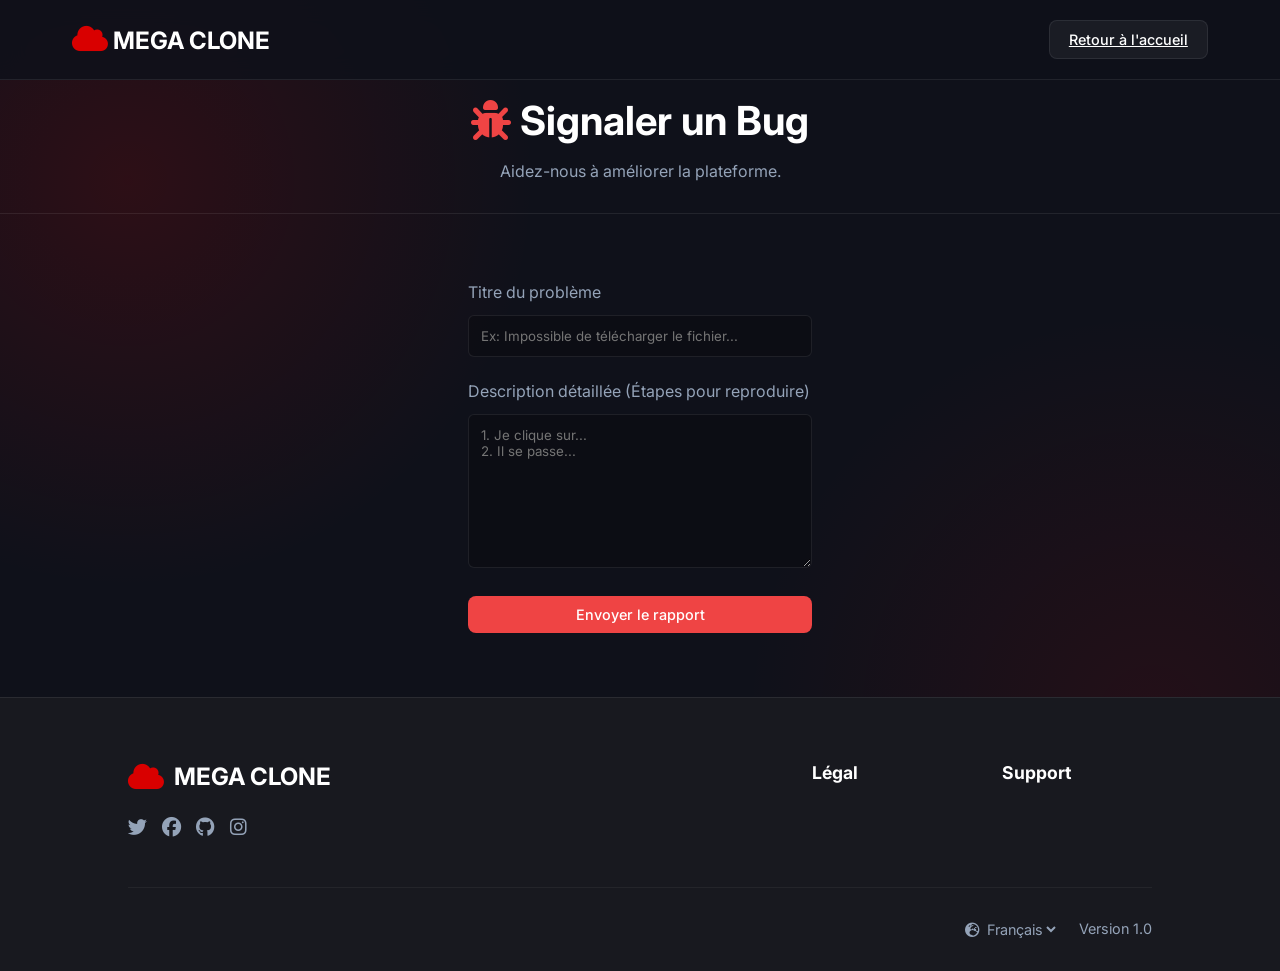
<file: bug.html>
<!DOCTYPE html>
<html lang="fr">
<head>
    <meta charset="UTF-8">
    <meta name="viewport" content="width=device-width, initial-scale=1.0">
    <title data-i18n="bug_page_title">Signaler un bug - Mega Clone</title>
    <link rel="stylesheet" href="assets/css/style.css">
    <link rel="stylesheet" href="https://cdnjs.cloudflare.com/ajax/libs/font-awesome/6.4.0/css/all.min.css">
    <style>
        .page-header { background: var(--bg-secondary); padding: 6rem 10% 2rem; border-bottom: 1px solid var(--border); }
        .page-title { font-size: 2.5rem; color: white; margin-bottom: 1rem; }
        .page-content { padding: 4rem 10%; max-width: 600px; margin: 0 auto; color: var(--text-secondary); line-height: 1.8; }
        .form-group { margin-bottom: 20px; }
        .form-control { width: 100%; padding: 12px; background: rgba(0,0,0,0.2); border: 1px solid var(--border); color: white; border-radius: 6px; }
    </style>
</head>
<body class="landing-page">
    <nav class="navbar">
        <div class="navbar-container">
            <div class="navbar-brand">
                <a href="index.html" style="color:white; text-decoration:none;"><i class="fa-solid fa-cloud"></i> MEGA CLONE</a>
            </div>
            <div class="navbar-actions">
                <a href="index.html" class="btn btn-secondary" data-i18n="back_to_home">Retour à l'accueil</a>
            </div>
        </div>
    </nav>

    <header class="page-header" style="text-align: center;">
        <h1 class="page-title"><i class="fa-solid fa-bug" style="color: #ef4444;"></i> <span data-i18n="bug_title">Signaler un Bug</span></h1>
        <p style="color: var(--text-secondary);" data-i18n="bug_subtitle">Aidez-nous à améliorer la plateforme.</p>
    </header>

    <main class="page-content">
        <form onsubmit="event.preventDefault(); alert(i18n.t('bug_success', 'Merci ! Le bug a été transmis à notre équipe technique.'));">
            <div class="form-group">
                <label style="display:block; margin-bottom: 8px;" data-i18n="bug_issue_title">Titre du problème</label>
                <input type="text" class="form-control" required data-i18n-placeholder="bug_issue_placeholder" placeholder="Ex: Impossible de télécharger le fichier...">
            </div>
            <div class="form-group">
                <label style="display:block; margin-bottom: 8px;" data-i18n="bug_issue_desc">Description détaillée (Étapes pour reproduire)</label>
                <textarea class="form-control" rows="8" required data-i18n-placeholder="bug_issue_desc_placeholder" placeholder="1. Je clique sur...&#10;2. Il se passe..."></textarea>
            </div>
            <button type="submit" class="btn btn-primary" style="background: #ef4444; border-color: #ef4444; width: 100%;" data-i18n="bug_send_report">Envoyer le rapport</button>
        </form>
    </main>

    <!-- Footer Pro -->
    <footer class="footer-pro" style="background: #18191f; padding: 4rem 10% 2rem; border-top: 1px solid var(--border);">
        <div style="display: flex; flex-wrap: wrap; gap: 40px; justify-content: space-between; margin-bottom: 3rem;">
            <div style="flex: 1; min-width: 250px;">
                <div class="navbar-brand" style="margin-bottom: 1rem; color: white; font-size: 1.5rem; font-weight: bold; display: flex; align-items: center; gap: 10px;">
                    <i class="fa-solid fa-cloud" style="color: var(--accent);"></i> MEGA CLONE
                </div>
                <p id="pub-footer-desc" style="color: var(--text-secondary); line-height: 1.6; margin-bottom: 1.5rem;"></p>
                <div style="display: flex; gap: 15px;">
                    <a href="#" id="pub-footer-twitter" style="color: var(--text-secondary); font-size: 1.2rem;" class="footer-icon-link"><i class="fa-brands fa-twitter"></i></a>
                    <a href="#" id="pub-footer-facebook" style="color: var(--text-secondary); font-size: 1.2rem;" class="footer-icon-link"><i class="fa-brands fa-facebook"></i></a>
                    <a href="#" id="pub-footer-github" style="color: var(--text-secondary); font-size: 1.2rem;" class="footer-icon-link"><i class="fa-brands fa-github"></i></a>
                    <a href="#" id="pub-footer-instagram" style="color: var(--text-secondary); font-size: 1.2rem;" class="footer-icon-link"><i class="fa-brands fa-instagram"></i></a>
                </div>
            </div>
            <div style="display: flex; flex-wrap: wrap; gap: 40px; flex: 2; min-width: 300px; justify-content: flex-end;">
                <div style="min-width: 150px;">
                    <h4 style="color: white; margin-bottom: 1.5rem; font-size: 1.1rem;" data-i18n="footer_legal">Légal</h4>
                    <ul id="pub-footer-legal" style="list-style: none; padding: 0;"></ul>
                </div>
                <div style="min-width: 150px;">
                    <h4 style="color: white; margin-bottom: 1.5rem; font-size: 1.1rem;" data-i18n="footer_support">Support</h4>
                    <ul id="pub-footer-support" style="list-style: none; padding: 0;"></ul>
                </div>
            </div>
        </div>
        <div style="border-top: 1px solid rgba(255,255,255,0.05); padding-top: 2rem; display: flex; flex-wrap: wrap; justify-content: space-between; align-items: center; color: var(--text-secondary); font-size: 0.9rem;">
            <p id="pub-footer-copyright"></p>
            <div style="display: flex; gap: 20px;">
                <span>
                    <i class="fa-solid fa-earth-europe"></i>
                    <select class="lang-switcher-select" onchange="i18n.setLanguage(this.value)" style="background:transparent; color:inherit; border:none; outline:none; cursor:pointer; font-size:0.9rem;">
                        <option value="fr" style="background:#18191f;">Français</option>
                        <option value="en" style="background:#18191f;">English</option>
                    </select>
                </span>
                <span data-i18n="version_info">Version 1.0</span>
            </div>
        </div>
    </footer>
    <script src="assets/js/i18n.js"></script>
    <script src="assets/js/landing.js"></script>
</body>
</html>
</file>
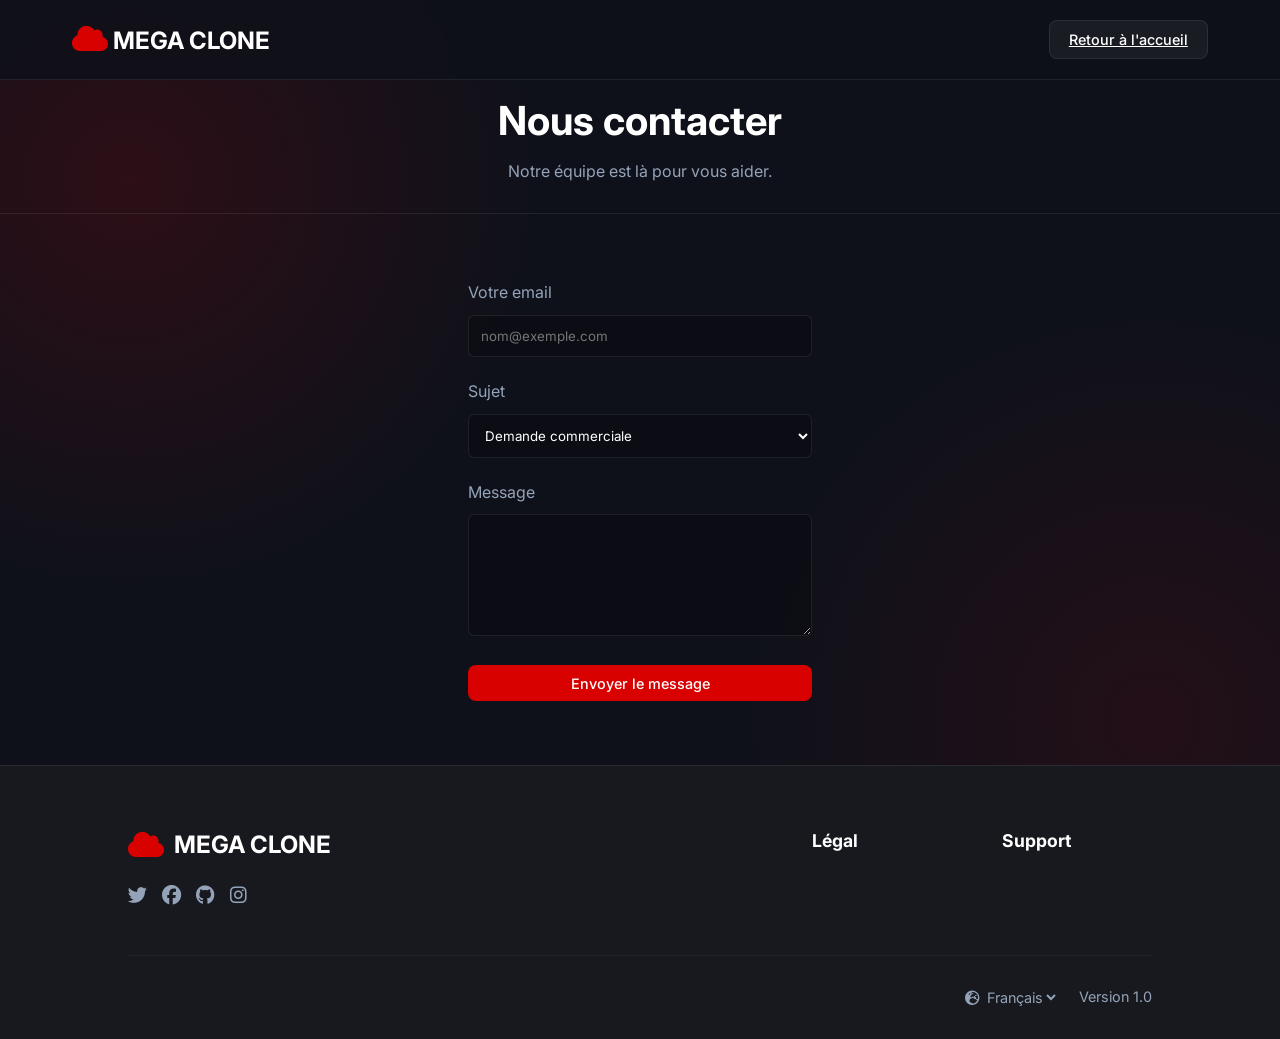
<file: contact.html>
<!DOCTYPE html>
<html lang="fr">
<head>
    <meta charset="UTF-8">
    <meta name="viewport" content="width=device-width, initial-scale=1.0">
    <title data-i18n="contact_page_title">Nous contacter - Mega Clone</title>
    <link rel="stylesheet" href="assets/css/style.css">
    <link rel="stylesheet" href="https://cdnjs.cloudflare.com/ajax/libs/font-awesome/6.4.0/css/all.min.css">
    <style>
        .page-header { background: var(--bg-secondary); padding: 6rem 10% 2rem; border-bottom: 1px solid var(--border); }
        .page-title { font-size: 2.5rem; color: white; margin-bottom: 1rem; }
        .page-content { padding: 4rem 10%; max-width: 600px; margin: 0 auto; color: var(--text-secondary); line-height: 1.8; }
        .form-group { margin-bottom: 20px; }
        .form-control { width: 100%; padding: 12px; background: rgba(0,0,0,0.2); border: 1px solid var(--border); color: white; border-radius: 6px; }
    </style>
</head>
<body class="landing-page">
    <nav class="navbar">
        <div class="navbar-container">
            <div class="navbar-brand">
                <a href="index.html" style="color:white; text-decoration:none;"><i class="fa-solid fa-cloud"></i> MEGA CLONE</a>
            </div>
            <div class="navbar-actions">
                <a href="index.html" class="btn btn-secondary" data-i18n="back_to_home">Retour à l'accueil</a>
            </div>
        </div>
    </nav>

    <header class="page-header" style="text-align: center;">
        <h1 class="page-title" data-i18n="contact_title">Nous contacter</h1>
        <p style="color: var(--text-secondary);" data-i18n="contact_subtitle">Notre équipe est là pour vous aider.</p>
    </header>

    <main class="page-content">
        <form onsubmit="event.preventDefault(); alert(i18n.t('contact_success', 'Votre message a été envoyé avec succès !'));">
            <div class="form-group">
                <label style="display:block; margin-bottom: 8px;" data-i18n="your_email">Votre email</label>
                <input type="email" class="form-control" required data-i18n-placeholder="email_placeholder" placeholder="nom@exemple.com">
            </div>
            <div class="form-group">
                <label style="display:block; margin-bottom: 8px;" data-i18n="subject">Sujet</label>
                <select class="form-control">
                    <option data-i18n="contact_subject_commercial">Demande commerciale</option>
                    <option data-i18n="contact_subject_support">Support technique</option>
                    <option data-i18n="contact_subject_other">Autre question</option>
                </select>
            </div>
            <div class="form-group">
                <label style="display:block; margin-bottom: 8px;" data-i18n="message">Message</label>
                <textarea class="form-control" rows="6" required></textarea>
            </div>
            <button type="submit" class="btn btn-primary" style="width: 100%;" data-i18n="send_message">Envoyer le message</button>
        </form>
    </main>

    <!-- Footer Pro -->
    <footer class="footer-pro" style="background: #18191f; padding: 4rem 10% 2rem; border-top: 1px solid var(--border);">
        <div style="display: flex; flex-wrap: wrap; gap: 40px; justify-content: space-between; margin-bottom: 3rem;">
            <div style="flex: 1; min-width: 250px;">
                <div class="navbar-brand" style="margin-bottom: 1rem; color: white; font-size: 1.5rem; font-weight: bold; display: flex; align-items: center; gap: 10px;">
                    <i class="fa-solid fa-cloud" style="color: var(--accent);"></i> MEGA CLONE
                </div>
                <p id="pub-footer-desc" style="color: var(--text-secondary); line-height: 1.6; margin-bottom: 1.5rem;"></p>
                <div style="display: flex; gap: 15px;">
                    <a href="#" id="pub-footer-twitter" style="color: var(--text-secondary); font-size: 1.2rem;" class="footer-icon-link"><i class="fa-brands fa-twitter"></i></a>
                    <a href="#" id="pub-footer-facebook" style="color: var(--text-secondary); font-size: 1.2rem;" class="footer-icon-link"><i class="fa-brands fa-facebook"></i></a>
                    <a href="#" id="pub-footer-github" style="color: var(--text-secondary); font-size: 1.2rem;" class="footer-icon-link"><i class="fa-brands fa-github"></i></a>
                    <a href="#" id="pub-footer-instagram" style="color: var(--text-secondary); font-size: 1.2rem;" class="footer-icon-link"><i class="fa-brands fa-instagram"></i></a>
                </div>
            </div>
            <div style="display: flex; flex-wrap: wrap; gap: 40px; flex: 2; min-width: 300px; justify-content: flex-end;">
                <div style="min-width: 150px;">
                    <h4 style="color: white; margin-bottom: 1.5rem; font-size: 1.1rem;" data-i18n="footer_legal">Légal</h4>
                    <ul id="pub-footer-legal" style="list-style: none; padding: 0;"></ul>
                </div>
                <div style="min-width: 150px;">
                    <h4 style="color: white; margin-bottom: 1.5rem; font-size: 1.1rem;" data-i18n="footer_support">Support</h4>
                    <ul id="pub-footer-support" style="list-style: none; padding: 0;"></ul>
                </div>
            </div>
        </div>
        <div style="border-top: 1px solid rgba(255,255,255,0.05); padding-top: 2rem; display: flex; flex-wrap: wrap; justify-content: space-between; align-items: center; color: var(--text-secondary); font-size: 0.9rem;">
            <p id="pub-footer-copyright"></p>
            <div style="display: flex; gap: 20px;">
                <span>
                    <i class="fa-solid fa-earth-europe"></i>
                    <select class="lang-switcher-select" onchange="i18n.setLanguage(this.value)" style="background:transparent; color:inherit; border:none; outline:none; cursor:pointer; font-size:0.9rem;">
                        <option value="fr" style="background:#18191f;">Français</option>
                        <option value="en" style="background:#18191f;">English</option>
                    </select>
                </span>
                <span data-i18n="version_info">Version 1.0</span>
            </div>
        </div>
    </footer>
    <script src="assets/js/i18n.js"></script>
    <script src="assets/js/landing.js"></script>
</body>
</html>
</file>
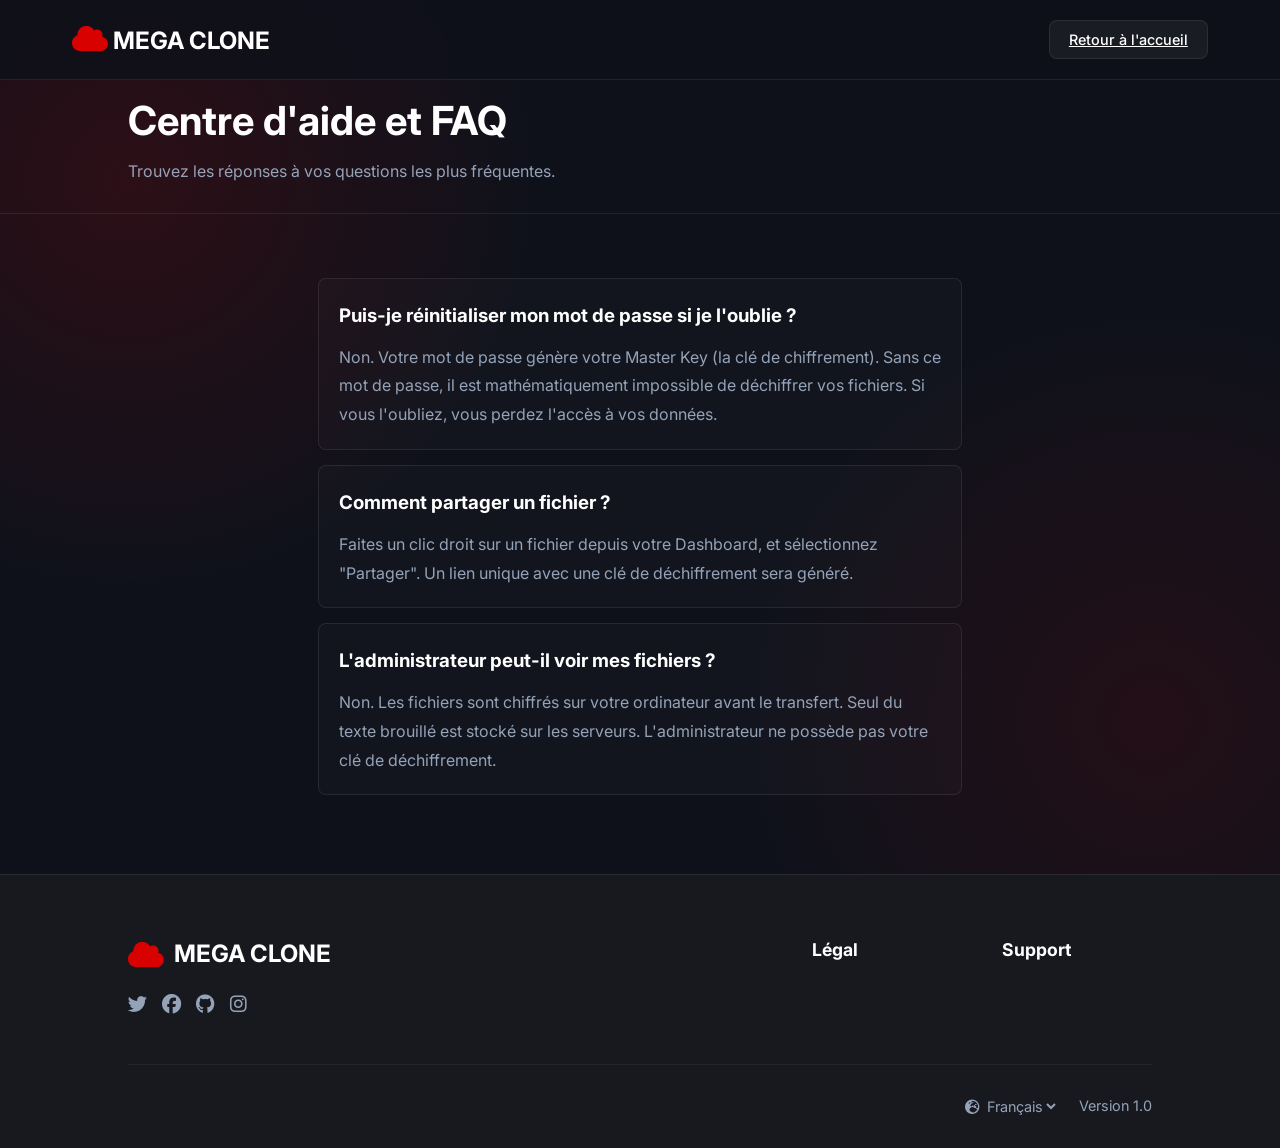
<file: help.html>
<!DOCTYPE html>
<html lang="fr">
<head>
    <meta charset="UTF-8">
    <meta name="viewport" content="width=device-width, initial-scale=1.0">
    <title data-i18n="help_page_title">Centre d'aide - Mega Clone</title>
    <link rel="stylesheet" href="assets/css/style.css">
    <link rel="stylesheet" href="https://cdnjs.cloudflare.com/ajax/libs/font-awesome/6.4.0/css/all.min.css">
    <style>
        .page-header { background: var(--bg-secondary); padding: 6rem 10% 2rem; border-bottom: 1px solid var(--border); }
        .page-title { font-size: 2.5rem; color: white; margin-bottom: 1rem; }
        .page-content { padding: 4rem 10%; max-width: 900px; margin: 0 auto; color: var(--text-secondary); line-height: 1.8; }
        .faq-item { background: rgba(255,255,255,0.02); border: 1px solid var(--border); padding: 20px; border-radius: 8px; margin-bottom: 15px; }
        .faq-item h3 { color: white; margin-bottom: 10px; }
    </style>
</head>
<body class="landing-page">
    <nav class="navbar">
        <div class="navbar-container">
            <div class="navbar-brand">
                <a href="index.html" style="color:white; text-decoration:none;"><i class="fa-solid fa-cloud"></i> MEGA CLONE</a>
            </div>
            <div class="navbar-actions">
                <a href="index.html" class="btn btn-secondary" data-i18n="back_to_home">Retour à l'accueil</a>
            </div>
        </div>
    </nav>

    <header class="page-header">
        <h1 class="page-title" data-i18n="help_title">Centre d'aide et FAQ</h1>
        <p style="color: var(--text-secondary);" data-i18n="help_subtitle">Trouvez les réponses à vos questions les plus fréquentes.</p>
    </header>

    <main class="page-content">
        <div class="faq-item">
            <h3 data-i18n="faq_1_q">Puis-je réinitialiser mon mot de passe si je l'oublie ?</h3>
            <p data-i18n="faq_1_a">Non. Votre mot de passe génère votre Master Key (la clé de chiffrement). Sans ce mot de passe, il est mathématiquement impossible de déchiffrer vos fichiers. Si vous l'oubliez, vous perdez l'accès à vos données.</p>
        </div>
        <div class="faq-item">
            <h3 data-i18n="faq_2_q">Comment partager un fichier ?</h3>
            <p data-i18n="faq_2_a">Faites un clic droit sur un fichier depuis votre Dashboard, et sélectionnez "Partager". Un lien unique avec une clé de déchiffrement sera généré.</p>
        </div>
        <div class="faq-item">
            <h3 data-i18n="faq_3_q">L'administrateur peut-il voir mes fichiers ?</h3>
            <p data-i18n="faq_3_a">Non. Les fichiers sont chiffrés sur votre ordinateur avant le transfert. Seul du texte brouillé est stocké sur les serveurs. L'administrateur ne possède pas votre clé de déchiffrement.</p>
        </div>
    </main>

    <!-- Footer Pro -->
    <footer class="footer-pro" style="background: #18191f; padding: 4rem 10% 2rem; border-top: 1px solid var(--border);">
        <div style="display: flex; flex-wrap: wrap; gap: 40px; justify-content: space-between; margin-bottom: 3rem;">
            <div style="flex: 1; min-width: 250px;">
                <div class="navbar-brand" style="margin-bottom: 1rem; color: white; font-size: 1.5rem; font-weight: bold; display: flex; align-items: center; gap: 10px;">
                    <i class="fa-solid fa-cloud" style="color: var(--accent);"></i> MEGA CLONE
                </div>
                <p id="pub-footer-desc" style="color: var(--text-secondary); line-height: 1.6; margin-bottom: 1.5rem;"></p>
                <div style="display: flex; gap: 15px;">
                    <a href="#" id="pub-footer-twitter" style="color: var(--text-secondary); font-size: 1.2rem;" class="footer-icon-link"><i class="fa-brands fa-twitter"></i></a>
                    <a href="#" id="pub-footer-facebook" style="color: var(--text-secondary); font-size: 1.2rem;" class="footer-icon-link"><i class="fa-brands fa-facebook"></i></a>
                    <a href="#" id="pub-footer-github" style="color: var(--text-secondary); font-size: 1.2rem;" class="footer-icon-link"><i class="fa-brands fa-github"></i></a>
                    <a href="#" id="pub-footer-instagram" style="color: var(--text-secondary); font-size: 1.2rem;" class="footer-icon-link"><i class="fa-brands fa-instagram"></i></a>
                </div>
            </div>
            <div style="display: flex; flex-wrap: wrap; gap: 40px; flex: 2; min-width: 300px; justify-content: flex-end;">
                <div style="min-width: 150px;">
                    <h4 style="color: white; margin-bottom: 1.5rem; font-size: 1.1rem;" data-i18n="footer_legal">Légal</h4>
                    <ul id="pub-footer-legal" style="list-style: none; padding: 0;"></ul>
                </div>
                <div style="min-width: 150px;">
                    <h4 style="color: white; margin-bottom: 1.5rem; font-size: 1.1rem;" data-i18n="footer_support">Support</h4>
                    <ul id="pub-footer-support" style="list-style: none; padding: 0;"></ul>
                </div>
            </div>
        </div>
        <div style="border-top: 1px solid rgba(255,255,255,0.05); padding-top: 2rem; display: flex; flex-wrap: wrap; justify-content: space-between; align-items: center; color: var(--text-secondary); font-size: 0.9rem;">
            <p id="pub-footer-copyright"></p>
            <div style="display: flex; gap: 20px;">
                <span>
                    <i class="fa-solid fa-earth-europe"></i>
                    <select class="lang-switcher-select" onchange="i18n.setLanguage(this.value)" style="background:transparent; color:inherit; border:none; outline:none; cursor:pointer; font-size:0.9rem;">
                        <option value="fr" style="background:#18191f;">Français</option>
                        <option value="en" style="background:#18191f;">English</option>
                    </select>
                </span>
                <span data-i18n="version_info">Version 1.0</span>
            </div>
        </div>
    </footer>
    <script src="assets/js/i18n.js"></script>
    <script src="assets/js/landing.js"></script>
</body>
</html>
</file>
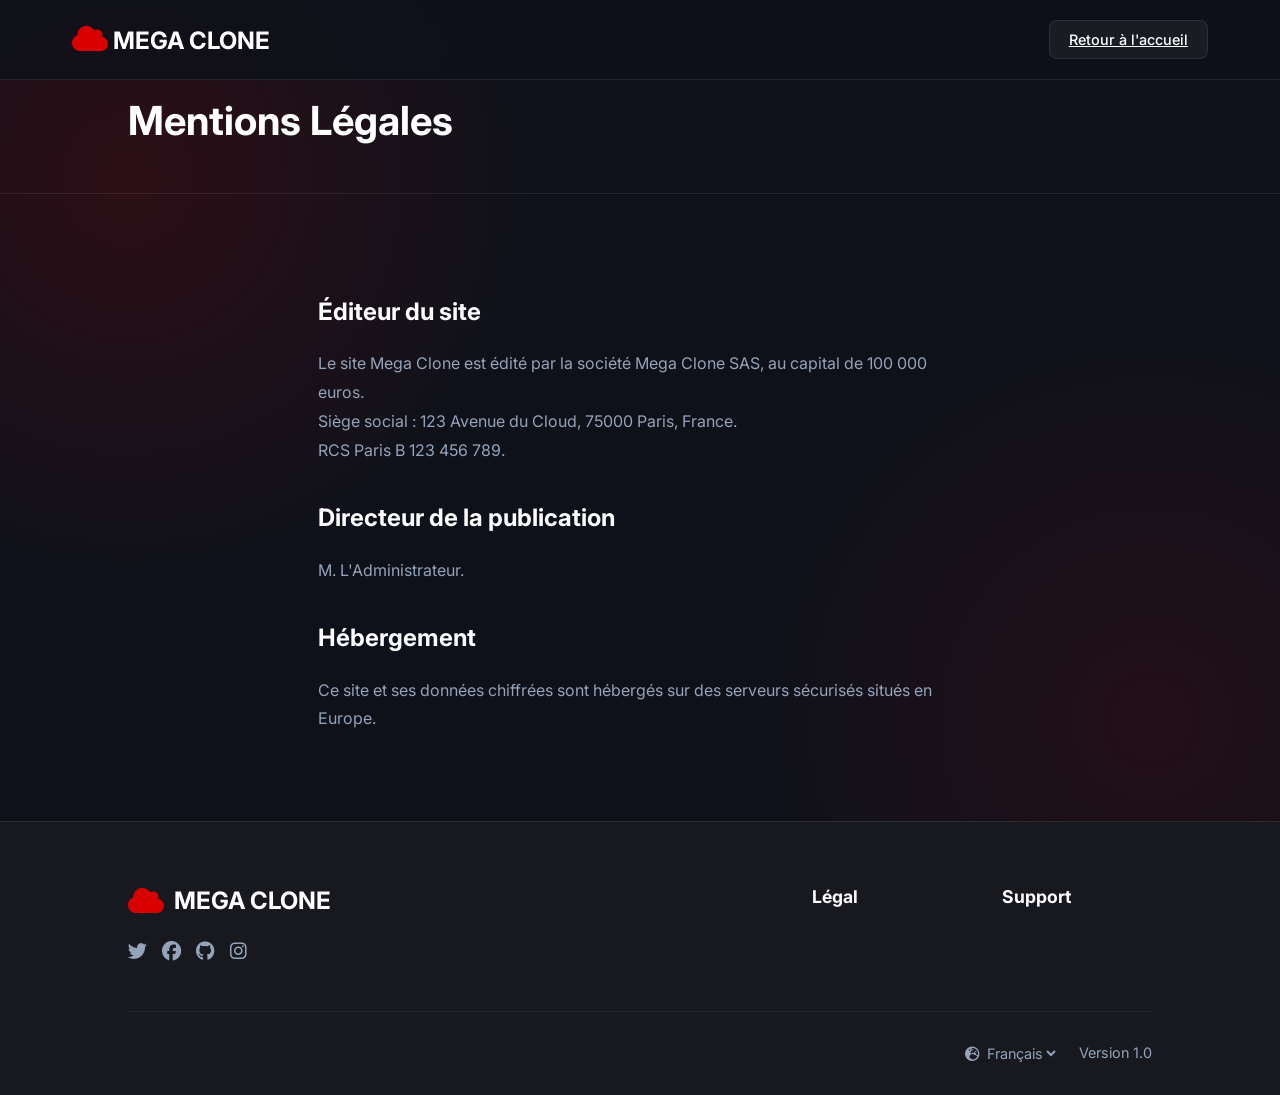
<file: legal.html>
<!DOCTYPE html>
<html lang="fr">
<head>
    <meta charset="UTF-8">
    <meta name="viewport" content="width=device-width, initial-scale=1.0">
    <title data-i18n="legal_page_title">Mentions Légales - Mega Clone</title>
    <link rel="stylesheet" href="assets/css/style.css">
    <link rel="stylesheet" href="https://cdnjs.cloudflare.com/ajax/libs/font-awesome/6.4.0/css/all.min.css">
    <style>
        .page-header { background: var(--bg-secondary); padding: 6rem 10% 2rem; border-bottom: 1px solid var(--border); }
        .page-title { font-size: 2.5rem; color: white; margin-bottom: 1rem; }
        .page-content { padding: 4rem 10%; max-width: 900px; margin: 0 auto; color: var(--text-secondary); line-height: 1.8; }
        .page-content h2 { color: white; margin-top: 2rem; margin-bottom: 1rem; }
        .page-content p { margin-bottom: 1.5rem; }
    </style>
</head>
<body class="landing-page">
    <nav class="navbar">
        <div class="navbar-container">
            <div class="navbar-brand">
                <a href="index.html" style="color:white; text-decoration:none;"><i class="fa-solid fa-cloud"></i> MEGA CLONE</a>
            </div>
            <div class="navbar-actions">
                <a href="index.html" class="btn btn-secondary" data-i18n="back_to_home">Retour à l'accueil</a>
            </div>
        </div>
    </nav>

    <header class="page-header">
        <h1 class="page-title" data-i18n="legal_title">Mentions Légales</h1>
    </header>

    <main class="page-content">
        <h2 data-i18n="legal_h2_1">Éditeur du site</h2>
        <p data-i18n="legal_p_1">Le site Mega Clone est édité par la société Mega Clone SAS, au capital de 100 000 euros.<br>
        Siège social : 123 Avenue du Cloud, 75000 Paris, France.<br>
        RCS Paris B 123 456 789.</p>

        <h2 data-i18n="legal_h2_2">Directeur de la publication</h2>
        <p data-i18n="legal_p_2">M. L'Administrateur.</p>

        <h2 data-i18n="legal_h2_3">Hébergement</h2>
        <p data-i18n="legal_p_3">Ce site et ses données chiffrées sont hébergés sur des serveurs sécurisés situés en Europe.</p>
    </main>

    <!-- Footer Pro -->
    <footer class="footer-pro" style="background: #18191f; padding: 4rem 10% 2rem; border-top: 1px solid var(--border);">
        <div style="display: flex; flex-wrap: wrap; gap: 40px; justify-content: space-between; margin-bottom: 3rem;">
            <div style="flex: 1; min-width: 250px;">
                <div class="navbar-brand" style="margin-bottom: 1rem; color: white; font-size: 1.5rem; font-weight: bold; display: flex; align-items: center; gap: 10px;">
                    <i class="fa-solid fa-cloud" style="color: var(--accent);"></i> MEGA CLONE
                </div>
                <p id="pub-footer-desc" style="color: var(--text-secondary); line-height: 1.6; margin-bottom: 1.5rem;"></p>
                <div style="display: flex; gap: 15px;">
                    <a href="#" id="pub-footer-twitter" style="color: var(--text-secondary); font-size: 1.2rem;" class="footer-icon-link"><i class="fa-brands fa-twitter"></i></a>
                    <a href="#" id="pub-footer-facebook" style="color: var(--text-secondary); font-size: 1.2rem;" class="footer-icon-link"><i class="fa-brands fa-facebook"></i></a>
                    <a href="#" id="pub-footer-github" style="color: var(--text-secondary); font-size: 1.2rem;" class="footer-icon-link"><i class="fa-brands fa-github"></i></a>
                    <a href="#" id="pub-footer-instagram" style="color: var(--text-secondary); font-size: 1.2rem;" class="footer-icon-link"><i class="fa-brands fa-instagram"></i></a>
                </div>
            </div>
            <div style="display: flex; flex-wrap: wrap; gap: 40px; flex: 2; min-width: 300px; justify-content: flex-end;">
                <div style="min-width: 150px;">
                    <h4 style="color: white; margin-bottom: 1.5rem; font-size: 1.1rem;" data-i18n="footer_legal">Légal</h4>
                    <ul id="pub-footer-legal" style="list-style: none; padding: 0;"></ul>
                </div>
                <div style="min-width: 150px;">
                    <h4 style="color: white; margin-bottom: 1.5rem; font-size: 1.1rem;" data-i18n="footer_support">Support</h4>
                    <ul id="pub-footer-support" style="list-style: none; padding: 0;"></ul>
                </div>
            </div>
        </div>
        <div style="border-top: 1px solid rgba(255,255,255,0.05); padding-top: 2rem; display: flex; flex-wrap: wrap; justify-content: space-between; align-items: center; color: var(--text-secondary); font-size: 0.9rem;">
            <p id="pub-footer-copyright"></p>
            <div style="display: flex; gap: 20px;">
                <span>
                    <i class="fa-solid fa-earth-europe"></i>
                    <select class="lang-switcher-select" onchange="i18n.setLanguage(this.value)" style="background:transparent; color:inherit; border:none; outline:none; cursor:pointer; font-size:0.9rem;">
                        <option value="fr" style="background:#18191f;">Français</option>
                        <option value="en" style="background:#18191f;">English</option>
                    </select>
                </span>
                <span data-i18n="version_info">Version 1.0</span>
            </div>
        </div>
    </footer>
    <script src="assets/js/i18n.js"></script>
    <script src="assets/js/landing.js"></script>
</body>
</html>
</file>
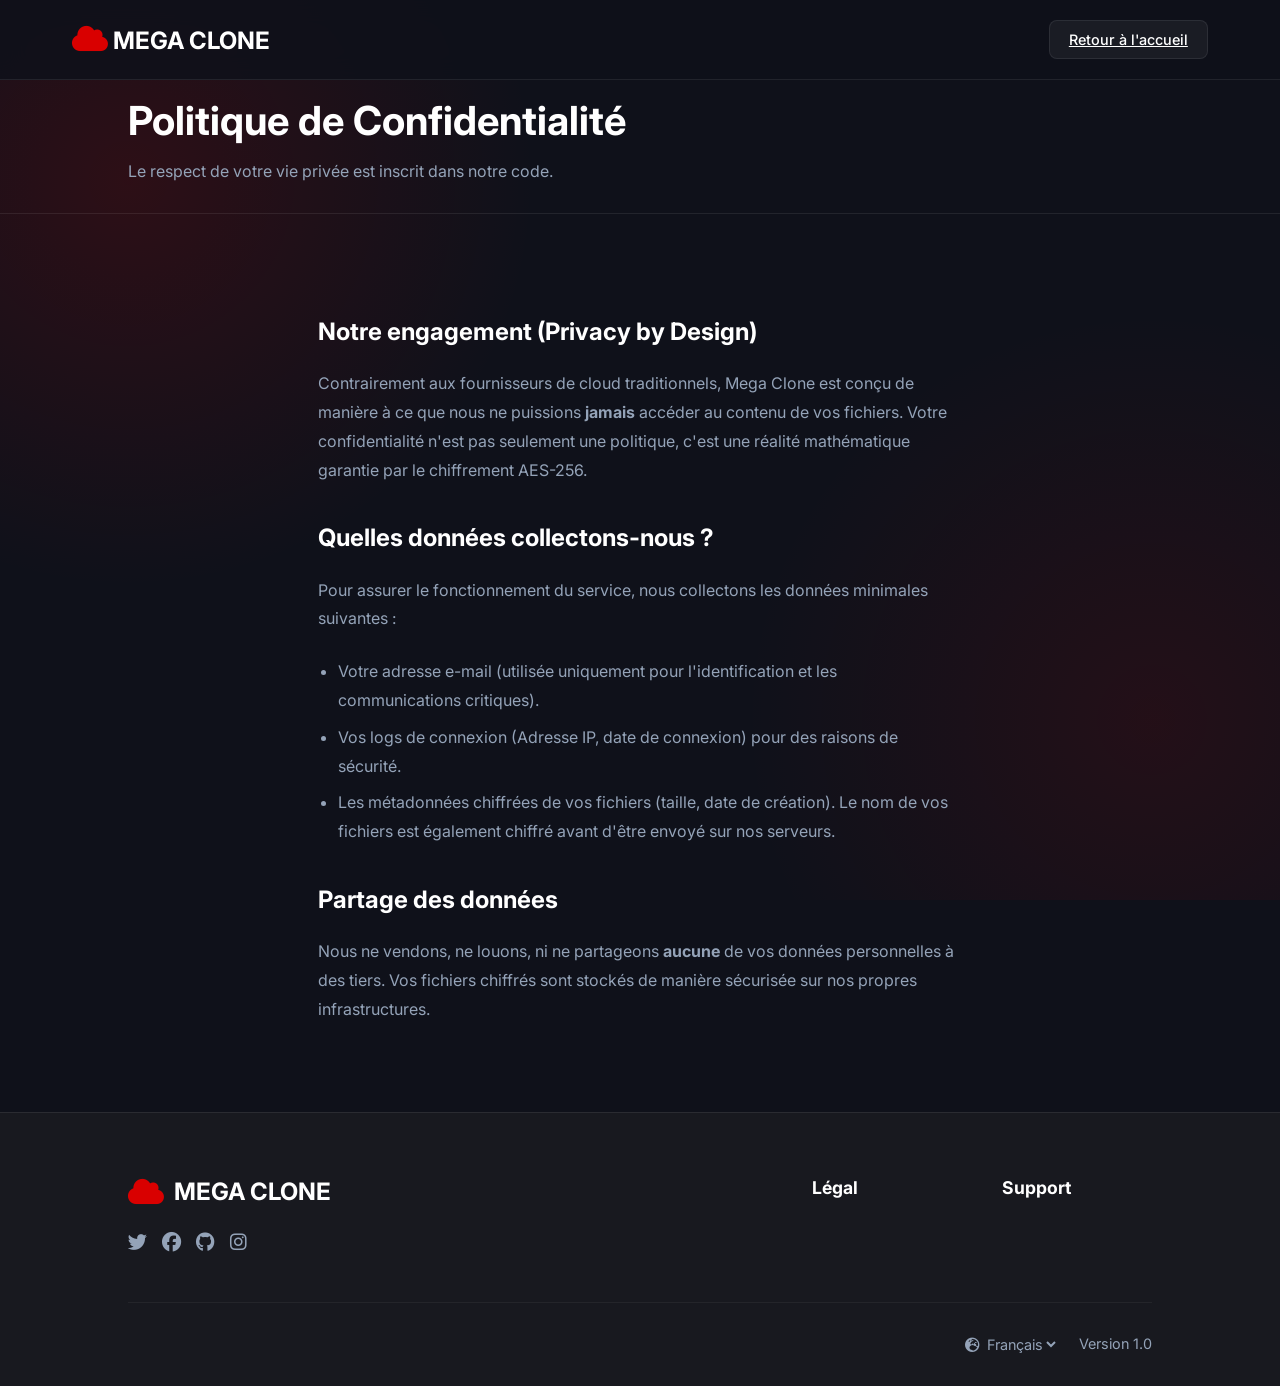
<file: privacy.html>
<!DOCTYPE html>
<html lang="fr">
<head>
    <meta charset="UTF-8">
    <meta name="viewport" content="width=device-width, initial-scale=1.0">
    <title data-i18n="privacy_page_title">Politique de Confidentialité - Mega Clone</title>
    <link rel="stylesheet" href="assets/css/style.css">
    <link rel="stylesheet" href="https://cdnjs.cloudflare.com/ajax/libs/font-awesome/6.4.0/css/all.min.css">
    <style>
        .page-header { background: var(--bg-secondary); padding: 6rem 10% 2rem; border-bottom: 1px solid var(--border); }
        .page-title { font-size: 2.5rem; color: white; margin-bottom: 1rem; }
        .page-content { padding: 4rem 10%; max-width: 900px; margin: 0 auto; color: var(--text-secondary); line-height: 1.8; }
        .page-content h2 { color: white; margin-top: 2rem; margin-bottom: 1rem; }
        .page-content p { margin-bottom: 1.5rem; }
        .page-content ul { margin-bottom: 1.5rem; padding-left: 20px; }
        .page-content li { margin-bottom: 0.5rem; }
    </style>
</head>
<body class="landing-page">
    <nav class="navbar">
        <div class="navbar-container">
            <div class="navbar-brand">
                <a href="index.html" style="color:white; text-decoration:none;"><i class="fa-solid fa-cloud"></i> MEGA CLONE</a>
            </div>
            <div class="navbar-actions">
                <a href="index.html" class="btn btn-secondary" data-i18n="back_to_home">Retour à l'accueil</a>
            </div>
        </div>
    </nav>

    <header class="page-header">
        <h1 class="page-title" data-i18n="privacy_title">Politique de Confidentialité</h1>
        <p style="color: var(--text-secondary);" data-i18n="privacy_subtitle">Le respect de votre vie privée est inscrit dans notre code.</p>
    </header>

    <main class="page-content">
        <h2 data-i18n="privacy_h2_1">Notre engagement (Privacy by Design)</h2>
        <p data-i18n="privacy_p_1">Contrairement aux fournisseurs de cloud traditionnels, Mega Clone est conçu de manière à ce que nous ne puissions <b>jamais</b> accéder au contenu de vos fichiers. Votre confidentialité n'est pas seulement une politique, c'est une réalité mathématique garantie par le chiffrement AES-256.</p>

        <h2 data-i18n="privacy_h2_2">Quelles données collectons-nous ?</h2>
        <p data-i18n="privacy_p_2">Pour assurer le fonctionnement du service, nous collectons les données minimales suivantes :</p>
        <ul>
            <li data-i18n="privacy_li_1">Votre adresse e-mail (utilisée uniquement pour l'identification et les communications critiques).</li>
            <li data-i18n="privacy_li_2">Vos logs de connexion (Adresse IP, date de connexion) pour des raisons de sécurité.</li>
            <li data-i18n="privacy_li_3">Les métadonnées chiffrées de vos fichiers (taille, date de création). Le nom de vos fichiers est également chiffré avant d'être envoyé sur nos serveurs.</li>
        </ul>

        <h2 data-i18n="privacy_h2_3">Partage des données</h2>
        <p data-i18n="privacy_p_3">Nous ne vendons, ne louons, ni ne partageons <b>aucune</b> de vos données personnelles à des tiers. Vos fichiers chiffrés sont stockés de manière sécurisée sur nos propres infrastructures.</p>
    </main>

    <!-- Footer Pro -->
    <footer class="footer-pro" style="background: #18191f; padding: 4rem 10% 2rem; border-top: 1px solid var(--border);">
        <div style="display: flex; flex-wrap: wrap; gap: 40px; justify-content: space-between; margin-bottom: 3rem;">
            <div style="flex: 1; min-width: 250px;">
                <div class="navbar-brand" style="margin-bottom: 1rem; color: white; font-size: 1.5rem; font-weight: bold; display: flex; align-items: center; gap: 10px;">
                    <i class="fa-solid fa-cloud" style="color: var(--accent);"></i> MEGA CLONE
                </div>
                <p id="pub-footer-desc" style="color: var(--text-secondary); line-height: 1.6; margin-bottom: 1.5rem;"></p>
                <div style="display: flex; gap: 15px;">
                    <a href="#" id="pub-footer-twitter" style="color: var(--text-secondary); font-size: 1.2rem;" class="footer-icon-link"><i class="fa-brands fa-twitter"></i></a>
                    <a href="#" id="pub-footer-facebook" style="color: var(--text-secondary); font-size: 1.2rem;" class="footer-icon-link"><i class="fa-brands fa-facebook"></i></a>
                    <a href="#" id="pub-footer-github" style="color: var(--text-secondary); font-size: 1.2rem;" class="footer-icon-link"><i class="fa-brands fa-github"></i></a>
                    <a href="#" id="pub-footer-instagram" style="color: var(--text-secondary); font-size: 1.2rem;" class="footer-icon-link"><i class="fa-brands fa-instagram"></i></a>
                </div>
            </div>
            <div style="display: flex; flex-wrap: wrap; gap: 40px; flex: 2; min-width: 300px; justify-content: flex-end;">
                <div style="min-width: 150px;">
                    <h4 style="color: white; margin-bottom: 1.5rem; font-size: 1.1rem;" data-i18n="footer_legal">Légal</h4>
                    <ul id="pub-footer-legal" style="list-style: none; padding: 0;"></ul>
                </div>
                <div style="min-width: 150px;">
                    <h4 style="color: white; margin-bottom: 1.5rem; font-size: 1.1rem;" data-i18n="footer_support">Support</h4>
                    <ul id="pub-footer-support" style="list-style: none; padding: 0;"></ul>
                </div>
            </div>
        </div>
        <div style="border-top: 1px solid rgba(255,255,255,0.05); padding-top: 2rem; display: flex; flex-wrap: wrap; justify-content: space-between; align-items: center; color: var(--text-secondary); font-size: 0.9rem;">
            <p id="pub-footer-copyright"></p>
            <div style="display: flex; gap: 20px;">
                <span>
                    <i class="fa-solid fa-earth-europe"></i>
                    <select class="lang-switcher-select" onchange="i18n.setLanguage(this.value)" style="background:transparent; color:inherit; border:none; outline:none; cursor:pointer; font-size:0.9rem;">
                        <option value="fr" style="background:#18191f;">Français</option>
                        <option value="en" style="background:#18191f;">English</option>
                    </select>
                </span>
                <span data-i18n="version_info">Version 1.0</span>
            </div>
        </div>
    </footer>
    <script src="assets/js/i18n.js"></script>
    <script src="assets/js/landing.js"></script>
</body>
</html>
</file>
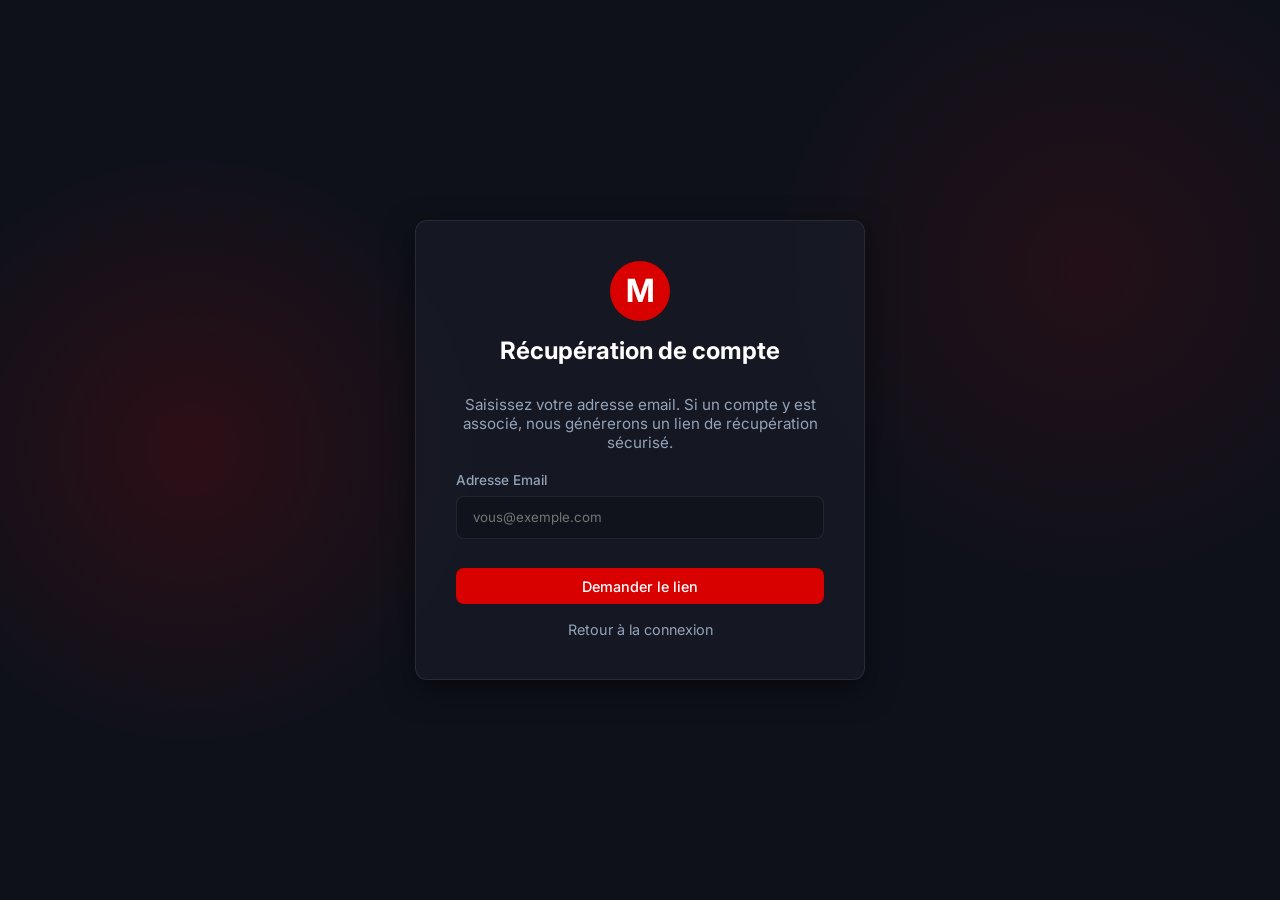
<file: recovery.html>
<!DOCTYPE html>
<html lang="fr">

<head>
    <meta charset="UTF-8">
    <meta name="viewport" content="width=device-width, initial-scale=1.0">
    <title>Récupération de compte - MEGA Clone</title>
    <link rel="stylesheet" href="assets/css/style.css">
    <link rel="stylesheet" href="https://cdnjs.cloudflare.com/ajax/libs/font-awesome/6.4.0/css/all.min.css">
    <style>
        body {
            display: flex;
            justify-content: center;
            align-items: center;
            height: 100vh;
            background-color: var(--bg-dark);
            color: var(--text-primary);
            font-family: 'Segoe UI', Tahoma, Geneva, Verdana, sans-serif;
            margin: 0;
        }

        .recovery-container {
            background: var(--bg-panel);
            padding: 40px;
            border-radius: 12px;
            box-shadow: 0 10px 30px rgba(0, 0, 0, 0.5);
            width: 100%;
            max-width: 450px;
            border: 1px solid var(--border);
        }

        .logo-container {
            text-align: center;
            margin-bottom: 30px;
        }

        .mega-logo-large {
            display: inline-flex;
            justify-content: center;
            align-items: center;
            width: 60px;
            height: 60px;
            background: var(--accent);
            color: white;
            border-radius: 50%;
            font-size: 2rem;
            font-weight: bold;
            margin-bottom: 15px;
        }

        .hidden {
            display: none !important;
        }

        .text-center {
            text-align: center;
        }

        .mt-3 {
            margin-top: 15px;
        }

        .status-box {
            padding: 15px;
            border-radius: 8px;
            margin-bottom: 20px;
            font-size: 0.9rem;
        }

        .status-info {
            background: rgba(59, 130, 246, 0.1);
            color: #60a5fa;
            border: 1px solid #3b82f6;
        }

        .status-error {
            background: rgba(239, 68, 68, 0.1);
            color: #f87171;
            border: 1px solid #ef4444;
        }

        .status-success {
            background: rgba(34, 197, 94, 0.1);
            color: #4ade80;
            border: 1px solid #22c55e;
        }
    </style>
</head>

<body>

    <div class="recovery-container">
        <div class="logo-container">
            <div class="mega-logo-large">M</div>
            <h2>Récupération de compte</h2>
        </div>

        <div id="status-message" class="status-box hidden"></div>

        <!-- VUE 1 : Demande de lien -->
        <div id="view-request">
            <p style="color: var(--text-secondary); font-size: 0.95rem; margin-bottom: 20px; text-align: center;">
                Saisissez votre adresse email. Si un compte y est associé, nous générerons un lien de récupération
                sécurisé.
            </p>
            <form id="form-request">
                <div class="input-group">
                    <label>Adresse Email</label>
                    <input type="email" id="req-email" class="input-control" placeholder="vous@exemple.com" required>
                </div>
                <button type="submit" class="btn btn-primary" style="width: 100%; margin-top: 10px;"
                    id="btn-request">Demander le lien</button>
            </form>
            <div class="text-center mt-3">
                <a href="index.html"
                    style="color: var(--text-secondary); text-decoration: none; font-size: 0.9rem;">Retour à la
                    connexion</a>
            </div>
        </div>

        <!-- VUE 2 : Restauration avec Master Key (Cachée par défaut) -->
        <div id="view-reset" class="hidden">
            <p style="color: var(--text-secondary); font-size: 0.95rem; margin-bottom: 20px;">
                Bonjour <strong id="reset-username"></strong>.<br>
                Pour conserver l'accès à vos fichiers chiffrés, veuillez coller votre clé de récupération (Master Key)
                et définir un nouveau mot de passe.
            </p>
            <form id="form-reset">
                <div class="input-group">
                    <label>Clé de récupération (Contenu de MEGA_RECOVERY_KEY.txt)</label>
                    <textarea id="res-masterkey" class="input-control" rows="3"
                        placeholder="Collez votre clé hexadécimale ici..." required
                        style="resize: none; font-family: monospace; font-size: 0.8rem;"></textarea>
                </div>
                <div class="input-group">
                    <label>Nouveau mot de passe</label>
                    <input type="password" id="res-password" class="input-control" required>
                </div>
                <button type="submit" class="btn btn-primary" style="width: 100%; margin-top: 10px;"
                    id="btn-reset">Restaurer mon compte</button>
            </form>
        </div>
    </div>

    <!-- Scripts de cryptographie essentiels -->
    <script src="assets/js/crypto.js"></script>

    <script>
        document.addEventListener('DOMContentLoaded', async () => {
            const viewRequest = document.getElementById('view-request');
            const viewReset = document.getElementById('view-reset');
            const statusMsg = document.getElementById('status-message');

            // Analyser l'URL pour chercher un token
            const urlParams = new URLSearchParams(window.location.search);
            const token = urlParams.get('token');
            let userFiles = []; // Stockera les clés chiffrées à traiter

            function showStatus(msg, type) {
                statusMsg.textContent = msg;
                statusMsg.className = `status-box status-${type}`;
            }

            if (token) {
                // ETAPE 2 : On a un token, on valide et on affiche le formulaire de Master Key
                viewRequest.classList.add('hidden');
                viewReset.classList.remove('hidden');

                try {
                    const res = await fetch('api/recovery.php?action=validate', {
                        method: 'POST',
                        headers: { 'Content-Type': 'application/json' },
                        body: JSON.stringify({ token })
                    });
                    const data = await res.json();

                    if (data.status === 'success') {
                        document.getElementById('reset-username').textContent = data.user.username;
                        userFiles = data.files; // On sauvegarde les fichiers en mémoire
                    } else {
                        viewReset.classList.add('hidden');
                        showStatus(data.message, 'error');
                    }
                } catch (e) {
                    viewReset.classList.add('hidden');
                    showStatus("Erreur réseau lors de la validation du lien.", 'error');
                }
            }

            // GESTION DU FORMULAIRE 1 : Demande de lien
            document.getElementById('form-request').addEventListener('submit', async (e) => {
                e.preventDefault();
                const btn = document.getElementById('btn-request');
                const email = document.getElementById('req-email').value;

                btn.disabled = true;
                btn.textContent = "Génération en cours...";

                try {
                    const res = await fetch('api/recovery.php?action=request', {
                        method: 'POST',
                        headers: { 'Content-Type': 'application/json' },
                        body: JSON.stringify({ email })
                    });
                    const data = await res.json();

                    showStatus(data.message + " (Vérifiez le fichier local_email_interceptor.txt)", data.status);
                    document.getElementById('form-request').reset();
                } catch (e) {
                    showStatus("Erreur réseau.", 'error');
                } finally {
                    btn.disabled = false;
                    btn.textContent = "Demander le lien";
                }
            });

            // GESTION DU FORMULAIRE 2 : Rechiffrement local et mise à jour
            document.getElementById('form-reset').addEventListener('submit', async (e) => {
                e.preventDefault();
                const btn = document.getElementById('btn-reset');
                const oldMasterKeyHex = document.getElementById('res-masterkey').value.trim();
                const newPassword = document.getElementById('res-password').value;

                btn.disabled = true;
                showStatus("Vérification de la clé de secours...", "info");

                try {
                    const newKeysPayload = {};

                    // Si l'utilisateur a des fichiers, on teste sa clé de secours
                    if (userFiles.length > 0) {
                        try {
                            // On tente de déchiffrer le tout premier fichier avec la clé fournie
                            await decryptKeyData(userFiles[0].encrypted_key, oldMasterKeyHex);
                        } catch (err) {
                            throw new Error("Clé de récupération invalide. Accès refusé.");
                        }

                        // Si on arrive ici, l'ancienne clé est bonne ! 
                        // On dérive la NOUVELLE Master Key à partir du nouveau mot de passe
                        showStatus("Clé validée ! Rechiffrement des fichiers en cours...", "info");
                        const newMasterKeyHex = await deriveMasterKey(newPassword);

                        // On boucle sur tous les fichiers pour les rechiffrer
                        for (let file of userFiles) {
                            // 1. Déchiffrer avec l'ancienne clé
                            const keys = await decryptKeyData(file.encrypted_key, oldMasterKeyHex);
                            // 2. Rechiffrer avec la nouvelle clé
                            const newEncryptedKey = await encryptKeyData(keys.fileKeyBytes, keys.ivBytes, newMasterKeyHex);
                            // 3. Stocker dans notre objet de mise à jour
                            newKeysPayload[file.id] = newEncryptedKey;
                        }
                    }

                    // On envoie le tout au serveur
                    showStatus("Sauvegarde dans la base de données...", "info");
                    const res = await fetch('api/recovery.php?action=apply', {
                        method: 'POST',
                        headers: { 'Content-Type': 'application/json' },
                        body: JSON.stringify({
                            token: token,
                            new_password: newPassword,
                            keys: newKeysPayload
                        })
                    });

                    const data = await res.json();

                    if (data.status === 'success') {
                        showStatus("Succès ! Redirection vers la connexion...", "success");
                        setTimeout(() => { window.location.href = 'index.html'; }, 2000);
                    } else {
                        throw new Error(data.message);
                    }

                } catch (e) {
                    showStatus(e.message || "Une erreur critique s'est produite.", "error");
                    btn.disabled = false;
                    btn.textContent = "Réessayer";
                }
            });
        });
    </script>
</body>

</html>
</file>
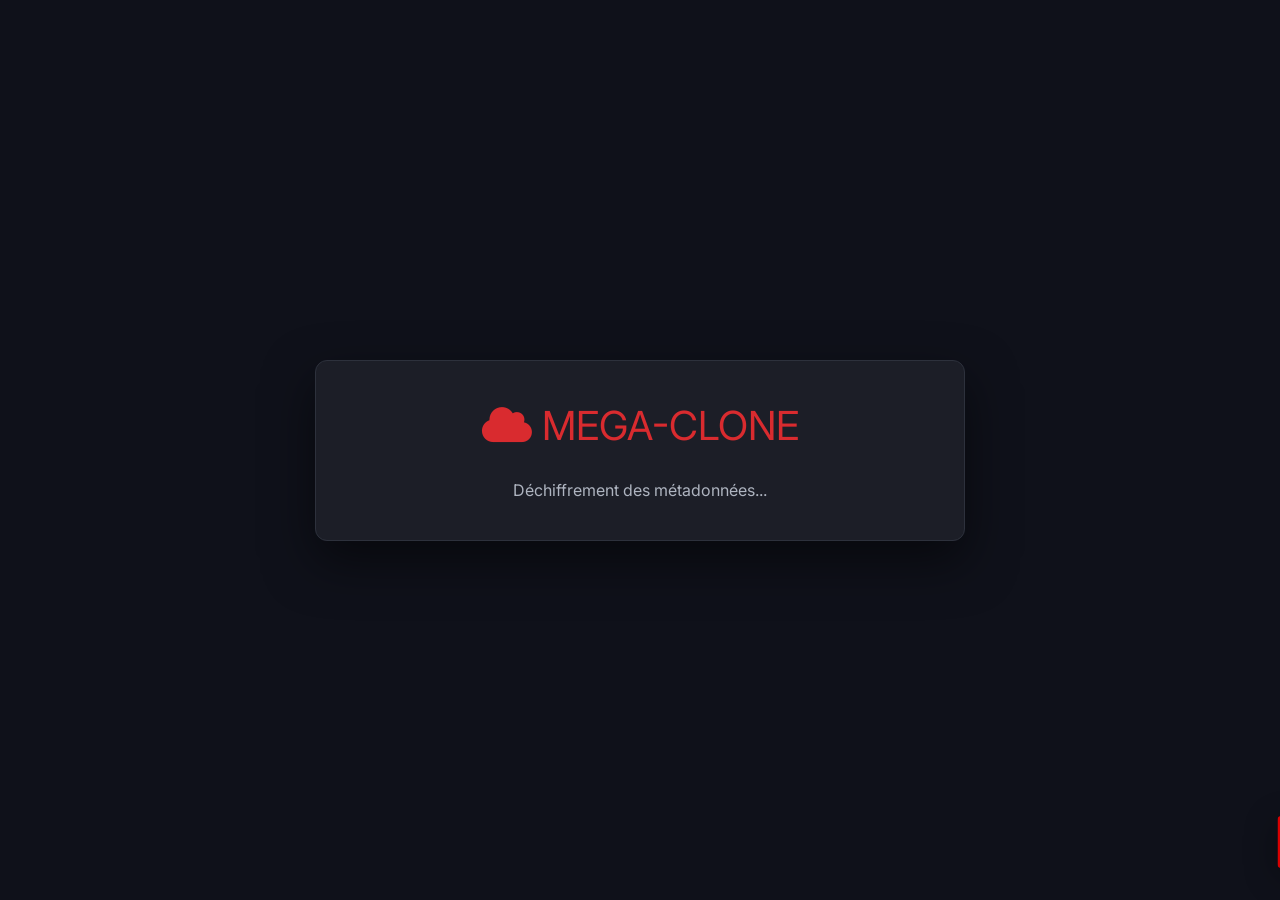
<file: share.html>
<!DOCTYPE html>
<html lang="fr">

<head>
    <meta charset="UTF-8">
    <meta name="viewport" content="width=device-width, initial-scale=1.0">
    <title>MEGA-CLONE</title>
    <link rel="stylesheet" href="assets/css/style.css">
    <link rel="stylesheet" href="https://cdnjs.cloudflare.com/ajax/libs/font-awesome/6.4.0/css/all.min.css">
    <style>
        .loader {
            display: none;
            margin: 1rem auto;
            border: 4px solid #2d313c;
            border-top: 4px solid #33cc33;
            border-radius: 50%;
            width: 40px;
            height: 40px;
            animation: spin 1s linear infinite;
        }

        @keyframes spin {
            0% {
                transform: rotate(0deg);
            }

            100% {
                transform: rotate(360deg);
            }
        }
    </style>
</head>

<body class="share-page-body">

    <div class="share-download-box" id="share-box">
        <div class="share-logo">
            <i class="fa-solid fa-cloud"></i> MEGA-CLONE
        </div>

        <div class="loader" id="loader" style="display: block;"></div>
        <p id="status-text" style="color: #aeb4c0;" data-i18n="share_decrypting">Déchiffrement des métadonnées...</p>

        <div id="password-form" class="hidden" style="text-align: center;">
            <div class="share-file-icon-large" style="margin-bottom: 15px;"><i class="fa-solid fa-lock"
                    style="color: #f39c12;"></i></div>
            <h3 style="color: var(--text-primary); margin-bottom: 10px;" data-i18n="share_protected_link">Lien protégé
            </h3>
            <p style="color: var(--text-secondary); margin-bottom: 20px; font-size: 0.9rem;"
                data-i18n="share_protected_desc">Ce partage est protégé par un mot de passe.</p>
            <div style="margin-bottom: 15px;">
                <input type="password" id="unlock-password" data-i18n-placeholder="share_password_placeholder"
                    placeholder="Mot de passe"
                    style="width: 100%; padding: 12px; border-radius: 6px; border: 1px solid var(--border); background: var(--bg-hover); color: var(--text-primary); outline: none;">
            </div>
            <button class="btn-download-mega" id="btn-unlock" style="background: #f39c12; margin-top: 5px;"
                data-i18n="share_unlock">Déverrouiller</button>
        </div>

        <div id="decryption-key-form" class="hidden" style="text-align: center;">
            <div class="share-file-icon-large" style="margin-bottom: 15px;"><i class="fa-solid fa-key"
                    style="color: #33cc33;"></i></div>
            <h3 style="color: var(--text-primary); margin-bottom: 10px;" data-i18n="share_key_required">Clé de
                déchiffrement requise</h3>
            <p style="color: var(--text-secondary); margin-bottom: 20px; font-size: 0.9rem;" data-i18n="share_key_desc">
                Ce lien nécessite une clé de déchiffrement pour accéder au contenu.</p>
            <div style="margin-bottom: 15px;">
                <input type="text" id="unlock-key" data-i18n-placeholder="share_key_placeholder"
                    placeholder="Entrez la clé de déchiffrement"
                    style="width: 100%; padding: 12px; border-radius: 6px; border: 1px solid var(--border); background: var(--bg-hover); color: var(--text-primary); outline: none;">
            </div>
            <button class="btn-download-mega" id="btn-unlock-key" style="background: #33cc33; margin-top: 5px;"
                data-i18n="share_decrypt">Déchiffrer</button>
        </div>

        <div id="file-info" class="hidden">
            <div class="share-file-icon-large"><i class="fa-solid fa-file"></i></div>
            <div class="share-file-title" id="file-name">filename.ext</div>
            <div class="share-file-size" id="file-size">0 KB</div>
            <button class="btn-download-mega" id="btn-download" data-i18n="share_download">
                Télécharger
            </button>
        </div>

        <div id="folder-info" class="hidden" style="width: 100%; max-width: 600px; margin: 0 auto; text-align: left;">
            <div class="share-file-icon-large" style="text-align: center;"><i class="fa-solid fa-folder"
                    style="color: var(--accent);"></i></div>
            <div class="share-file-title" id="folder-name" style="text-align: center; margin-bottom: 20px;"
                data-i18n="share_shared_folder">Dossier Partagé</div>

            <div
                style="background: rgba(0,0,0,0.2); border-radius: 8px; padding: 10px; max-height: 300px; overflow-y: auto;">
                <table style="width: 100%; border-collapse: collapse; color: var(--text-primary);">
                    <thead>
                        <tr style="border-bottom: 1px solid rgba(255,255,255,0.1); text-align: left;">
                            <th style="padding: 10px;" data-i18n="share_col_name">Nom</th>
                            <th style="padding: 10px; width: 100px;" data-i18n="share_col_size">Taille</th>
                            <th style="padding: 10px; width: 80px; text-align: center;" data-i18n="share_col_action">
                                Action</th>
                        </tr>
                    </thead>
                    <tbody id="folder-files-list">
                        <!-- Files injected here -->
                    </tbody>
                </table>
            </div>
        </div>
    </div>

    <!-- Notification Container -->
    <div id="notification" class="notification">
        <i class="fa-solid fa-circle-info"></i>
        <span id="notif-message">Message</span>
    </div>

    <script src="assets/js/crypto.js"></script>
    <script src="assets/js/i18n.js"></script>
    <script src="assets/js/share.js"></script>
</body>

</html>
</file>
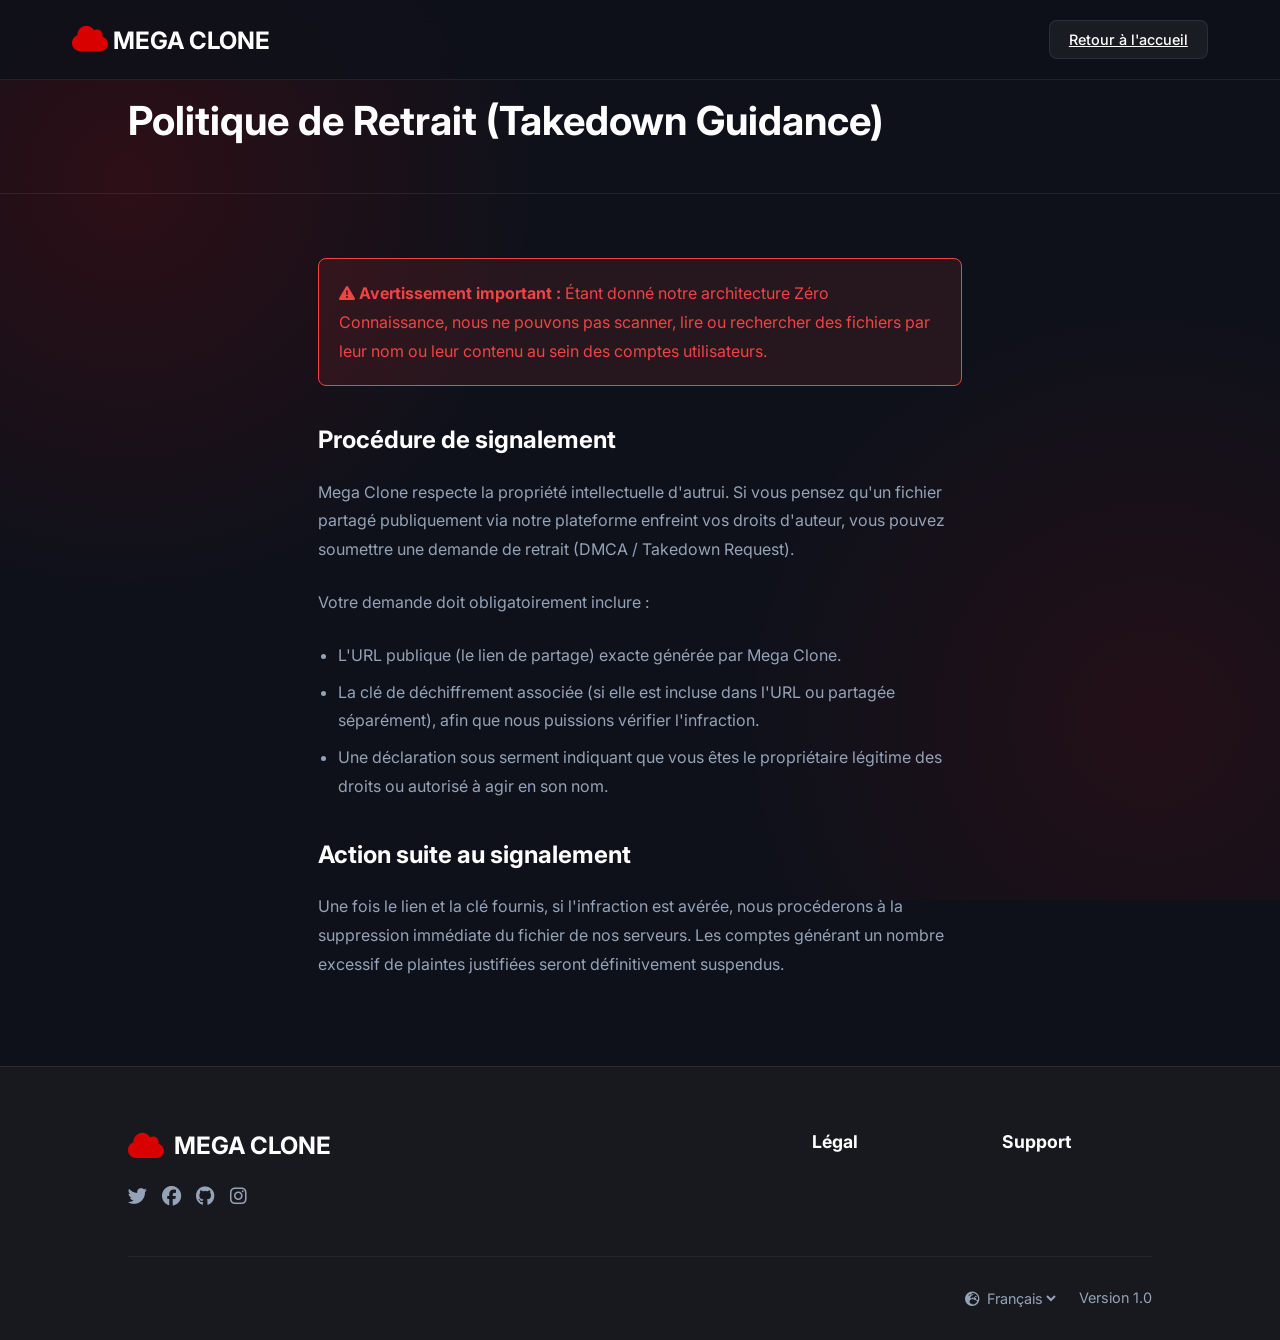
<file: takedown.html>
<!DOCTYPE html>
<html lang="fr">
<head>
    <meta charset="UTF-8">
    <meta name="viewport" content="width=device-width, initial-scale=1.0">
    <title data-i18n="takedown_page_title">Politique de Retrait (Takedown) - Mega Clone</title>
    <link rel="stylesheet" href="assets/css/style.css">
    <link rel="stylesheet" href="https://cdnjs.cloudflare.com/ajax/libs/font-awesome/6.4.0/css/all.min.css">
    <style>
        .page-header { background: var(--bg-secondary); padding: 6rem 10% 2rem; border-bottom: 1px solid var(--border); }
        .page-title { font-size: 2.5rem; color: white; margin-bottom: 1rem; }
        .page-content { padding: 4rem 10%; max-width: 900px; margin: 0 auto; color: var(--text-secondary); line-height: 1.8; }
        .page-content h2 { color: white; margin-top: 2rem; margin-bottom: 1rem; }
        .page-content p { margin-bottom: 1.5rem; }
        .page-content ul { margin-bottom: 1.5rem; padding-left: 20px; }
        .page-content li { margin-bottom: 0.5rem; }
        .alert-box { background: rgba(239, 68, 68, 0.1); border: 1px solid #ef4444; padding: 20px; border-radius: 8px; color: #ef4444; margin-bottom: 2rem; }
    </style>
</head>
<body class="landing-page">
    <nav class="navbar">
        <div class="navbar-container">
            <div class="navbar-brand">
                <a href="index.html" style="color:white; text-decoration:none;"><i class="fa-solid fa-cloud"></i> MEGA CLONE</a>
            </div>
            <div class="navbar-actions">
                <a href="index.html" class="btn btn-secondary" data-i18n="back_to_home">Retour à l'accueil</a>
            </div>
        </div>
    </nav>

    <header class="page-header">
        <h1 class="page-title" data-i18n="takedown_title">Politique de Retrait (Takedown Guidance)</h1>
    </header>

    <main class="page-content">
        <div class="alert-box">
            <i class="fa-solid fa-triangle-exclamation"></i> <strong data-i18n="takedown_alert_strong">Avertissement important :</strong> <span data-i18n="takedown_alert_text">Étant donné notre architecture Zéro Connaissance, nous ne pouvons pas scanner, lire ou rechercher des fichiers par leur nom ou leur contenu au sein des comptes utilisateurs.</span>
        </div>

        <h2 data-i18n="takedown_h2_1">Procédure de signalement</h2>
        <p data-i18n="takedown_p_1">Mega Clone respecte la propriété intellectuelle d'autrui. Si vous pensez qu'un fichier partagé publiquement via notre plateforme enfreint vos droits d'auteur, vous pouvez soumettre une demande de retrait (DMCA / Takedown Request).</p>
        
        <p data-i18n="takedown_p_2">Votre demande doit obligatoirement inclure :</p>
        <ul>
            <li data-i18n="takedown_li_1">L'URL publique (le lien de partage) exacte générée par Mega Clone.</li>
            <li data-i18n="takedown_li_2">La clé de déchiffrement associée (si elle est incluse dans l'URL ou partagée séparément), afin que nous puissions vérifier l'infraction.</li>
            <li data-i18n="takedown_li_3">Une déclaration sous serment indiquant que vous êtes le propriétaire légitime des droits ou autorisé à agir en son nom.</li>
        </ul>

        <h2 data-i18n="takedown_h2_2">Action suite au signalement</h2>
        <p data-i18n="takedown_p_3">Une fois le lien et la clé fournis, si l'infraction est avérée, nous procéderons à la suppression immédiate du fichier de nos serveurs. Les comptes générant un nombre excessif de plaintes justifiées seront définitivement suspendus.</p>
    </main>

    <!-- Footer Pro -->
    <footer class="footer-pro" style="background: #18191f; padding: 4rem 10% 2rem; border-top: 1px solid var(--border);">
        <div style="display: flex; flex-wrap: wrap; gap: 40px; justify-content: space-between; margin-bottom: 3rem;">
            <div style="flex: 1; min-width: 250px;">
                <div class="navbar-brand" style="margin-bottom: 1rem; color: white; font-size: 1.5rem; font-weight: bold; display: flex; align-items: center; gap: 10px;">
                    <i class="fa-solid fa-cloud" style="color: var(--accent);"></i> MEGA CLONE
                </div>
                <p id="pub-footer-desc" style="color: var(--text-secondary); line-height: 1.6; margin-bottom: 1.5rem;"></p>
                <div style="display: flex; gap: 15px;">
                    <a href="#" id="pub-footer-twitter" style="color: var(--text-secondary); font-size: 1.2rem;" class="footer-icon-link"><i class="fa-brands fa-twitter"></i></a>
                    <a href="#" id="pub-footer-facebook" style="color: var(--text-secondary); font-size: 1.2rem;" class="footer-icon-link"><i class="fa-brands fa-facebook"></i></a>
                    <a href="#" id="pub-footer-github" style="color: var(--text-secondary); font-size: 1.2rem;" class="footer-icon-link"><i class="fa-brands fa-github"></i></a>
                    <a href="#" id="pub-footer-instagram" style="color: var(--text-secondary); font-size: 1.2rem;" class="footer-icon-link"><i class="fa-brands fa-instagram"></i></a>
                </div>
            </div>
            <div style="display: flex; flex-wrap: wrap; gap: 40px; flex: 2; min-width: 300px; justify-content: flex-end;">
                <div style="min-width: 150px;">
                    <h4 style="color: white; margin-bottom: 1.5rem; font-size: 1.1rem;" data-i18n="footer_legal">Légal</h4>
                    <ul id="pub-footer-legal" style="list-style: none; padding: 0;"></ul>
                </div>
                <div style="min-width: 150px;">
                    <h4 style="color: white; margin-bottom: 1.5rem; font-size: 1.1rem;" data-i18n="footer_support">Support</h4>
                    <ul id="pub-footer-support" style="list-style: none; padding: 0;"></ul>
                </div>
            </div>
        </div>
        <div style="border-top: 1px solid rgba(255,255,255,0.05); padding-top: 2rem; display: flex; flex-wrap: wrap; justify-content: space-between; align-items: center; color: var(--text-secondary); font-size: 0.9rem;">
            <p id="pub-footer-copyright"></p>
            <div style="display: flex; gap: 20px;">
                <span>
                    <i class="fa-solid fa-earth-europe"></i>
                    <select class="lang-switcher-select" onchange="i18n.setLanguage(this.value)" style="background:transparent; color:inherit; border:none; outline:none; cursor:pointer; font-size:0.9rem;">
                        <option value="fr" style="background:#18191f;">Français</option>
                        <option value="en" style="background:#18191f;">English</option>
                    </select>
                </span>
                <span data-i18n="version_info">Version 1.0</span>
            </div>
        </div>
    </footer>
    <script src="assets/js/i18n.js"></script>
    <script src="assets/js/landing.js"></script>
</body>
</html>
</file>
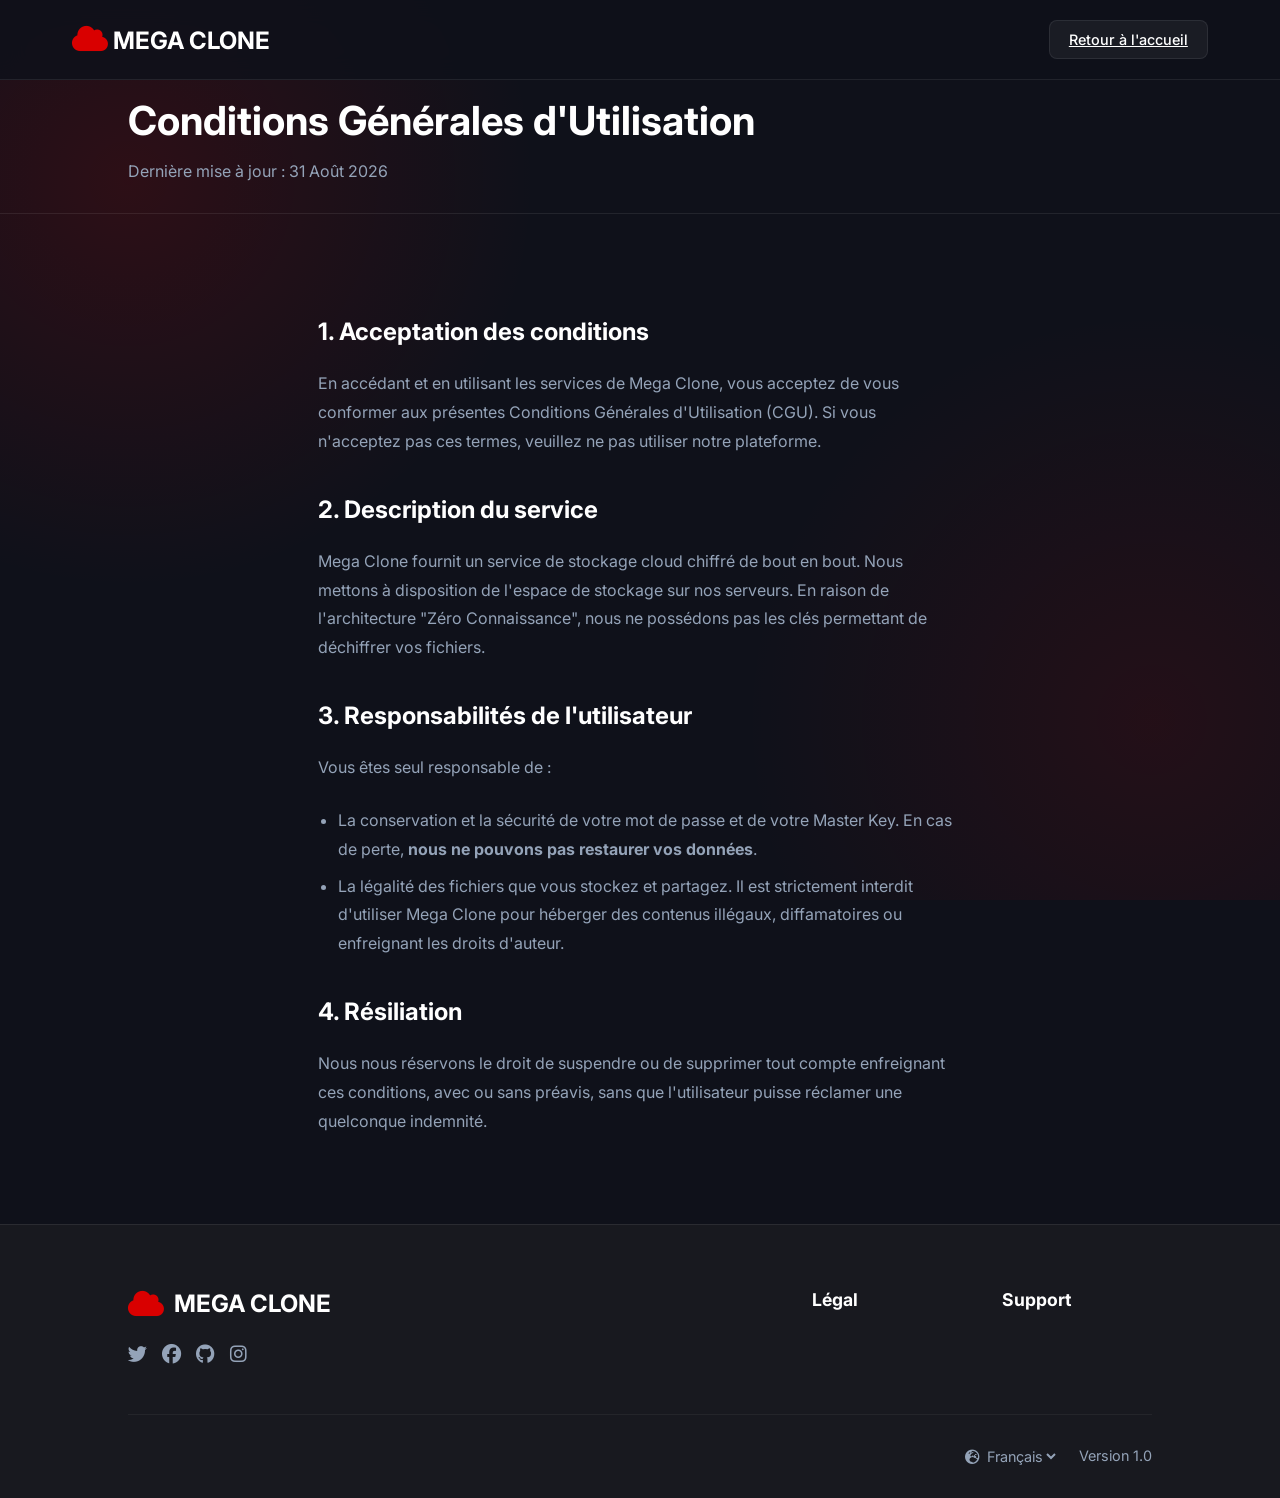
<file: terms.html>
<!DOCTYPE html>
<html lang="fr">
<head>
    <meta charset="UTF-8">
    <meta name="viewport" content="width=device-width, initial-scale=1.0">
    <title data-i18n="terms_page_title">Conditions Générales - Mega Clone</title>
    <link rel="stylesheet" href="assets/css/style.css">
    <link rel="stylesheet" href="https://cdnjs.cloudflare.com/ajax/libs/font-awesome/6.4.0/css/all.min.css">
    <style>
        .page-header { background: var(--bg-secondary); padding: 6rem 10% 2rem; border-bottom: 1px solid var(--border); }
        .page-title { font-size: 2.5rem; color: white; margin-bottom: 1rem; }
        .page-content { padding: 4rem 10%; max-width: 900px; margin: 0 auto; color: var(--text-secondary); line-height: 1.8; }
        .page-content h2 { color: white; margin-top: 2rem; margin-bottom: 1rem; }
        .page-content p { margin-bottom: 1.5rem; }
        .page-content ul { margin-bottom: 1.5rem; padding-left: 20px; }
        .page-content li { margin-bottom: 0.5rem; }
    </style>
</head>
<body class="landing-page">
    <nav class="navbar">
        <div class="navbar-container">
            <div class="navbar-brand">
                <a href="index.html" style="color:white; text-decoration:none;"><i class="fa-solid fa-cloud"></i> MEGA CLONE</a>
            </div>
            <div class="navbar-actions">
                <a href="index.html" class="btn btn-secondary" data-i18n="back_to_home">Retour à l'accueil</a>
            </div>
        </div>
    </nav>

    <header class="page-header">
        <h1 class="page-title" data-i18n="terms_title">Conditions Générales d'Utilisation</h1>
        <p style="color: var(--text-secondary);" data-i18n="terms_subtitle">Dernière mise à jour : 31 Août 2026</p>
    </header>

    <main class="page-content">
        <h2 data-i18n="terms_h2_1">1. Acceptation des conditions</h2>
        <p data-i18n="terms_p_1">En accédant et en utilisant les services de Mega Clone, vous acceptez de vous conformer aux présentes Conditions Générales d'Utilisation (CGU). Si vous n'acceptez pas ces termes, veuillez ne pas utiliser notre plateforme.</p>

        <h2 data-i18n="terms_h2_2">2. Description du service</h2>
        <p data-i18n="terms_p_2">Mega Clone fournit un service de stockage cloud chiffré de bout en bout. Nous mettons à disposition de l'espace de stockage sur nos serveurs. En raison de l'architecture "Zéro Connaissance", nous ne possédons pas les clés permettant de déchiffrer vos fichiers.</p>

        <h2 data-i18n="terms_h2_3">3. Responsabilités de l'utilisateur</h2>
        <p data-i18n="terms_p_3">Vous êtes seul responsable de :</p>
        <ul>
            <li data-i18n="terms_li_1">La conservation et la sécurité de votre mot de passe et de votre Master Key. En cas de perte, <b>nous ne pouvons pas restaurer vos données</b>.</li>
            <li data-i18n="terms_li_2">La légalité des fichiers que vous stockez et partagez. Il est strictement interdit d'utiliser Mega Clone pour héberger des contenus illégaux, diffamatoires ou enfreignant les droits d'auteur.</li>
        </ul>

        <h2 data-i18n="terms_h2_4">4. Résiliation</h2>
        <p data-i18n="terms_p_4">Nous nous réservons le droit de suspendre ou de supprimer tout compte enfreignant ces conditions, avec ou sans préavis, sans que l'utilisateur puisse réclamer une quelconque indemnité.</p>
    </main>

    <!-- Footer Pro -->
    <footer class="footer-pro" style="background: #18191f; padding: 4rem 10% 2rem; border-top: 1px solid var(--border);">
        <div style="display: flex; flex-wrap: wrap; gap: 40px; justify-content: space-between; margin-bottom: 3rem;">
            <!-- Brand -->
            <div style="flex: 1; min-width: 250px;">
                <div class="navbar-brand" style="margin-bottom: 1rem; color: white; font-size: 1.5rem; font-weight: bold; display: flex; align-items: center; gap: 10px;">
                    <i class="fa-solid fa-cloud" style="color: var(--accent);"></i> MEGA CLONE
                </div>
                <p id="pub-footer-desc" style="color: var(--text-secondary); line-height: 1.6; margin-bottom: 1.5rem;"></p>
                <div style="display: flex; gap: 15px;">
                    <a href="#" id="pub-footer-twitter" style="color: var(--text-secondary); font-size: 1.2rem;" class="footer-icon-link"><i class="fa-brands fa-twitter"></i></a>
                    <a href="#" id="pub-footer-facebook" style="color: var(--text-secondary); font-size: 1.2rem;" class="footer-icon-link"><i class="fa-brands fa-facebook"></i></a>
                    <a href="#" id="pub-footer-github" style="color: var(--text-secondary); font-size: 1.2rem;" class="footer-icon-link"><i class="fa-brands fa-github"></i></a>
                    <a href="#" id="pub-footer-instagram" style="color: var(--text-secondary); font-size: 1.2rem;" class="footer-icon-link"><i class="fa-brands fa-instagram"></i></a>
                </div>
            </div>
            
            <!-- Links Columns -->
            <div style="display: flex; flex-wrap: wrap; gap: 40px; flex: 2; min-width: 300px; justify-content: flex-end;">
                <div style="min-width: 150px;">
                    <h4 style="color: white; margin-bottom: 1.5rem; font-size: 1.1rem;" data-i18n="footer_legal">Légal</h4>
                    <ul id="pub-footer-legal" style="list-style: none; padding: 0;"></ul>
                </div>
                <div style="min-width: 150px;">
                    <h4 style="color: white; margin-bottom: 1.5rem; font-size: 1.1rem;" data-i18n="footer_support">Support</h4>
                    <ul id="pub-footer-support" style="list-style: none; padding: 0;"></ul>
                </div>
            </div>
        </div>
        
        <!-- Copyright -->
        <div style="border-top: 1px solid rgba(255,255,255,0.05); padding-top: 2rem; display: flex; flex-wrap: wrap; justify-content: space-between; align-items: center; color: var(--text-secondary); font-size: 0.9rem;">
            <p id="pub-footer-copyright"></p>
            <div style="display: flex; gap: 20px;">
                <span>
                    <i class="fa-solid fa-earth-europe"></i>
                    <select class="lang-switcher-select" onchange="i18n.setLanguage(this.value)" style="background:transparent; color:inherit; border:none; outline:none; cursor:pointer; font-size:0.9rem;">
                        <option value="fr" style="background:#18191f;">Français</option>
                        <option value="en" style="background:#18191f;">English</option>
                    </select>
                </span>
                <span data-i18n="version_info">Version 1.0</span>
            </div>
        </div>
    </footer>

    <script src="assets/js/i18n.js"></script>
    <script src="assets/js/landing.js"></script>
</body>
</html>
</file>
<file: assets/css/style.css>
/* assets/css/style.css */
@import url('https://fonts.googleapis.com/css2?family=Inter:wght@300;400;500;600;700&display=swap');

:root {
    --bg-dark: #0f111a;
    --bg-panel: rgba(25, 28, 41, 0.7);
    --bg-panel-hover: rgba(35, 39, 56, 0.9);
    --text-primary: #ffffff;
    --text-secondary: #94a3b8;
    --accent: #d90000;
    /* Mega-like red */
    --accent-hover: #ff1a1a;
    --border: rgba(255, 255, 255, 0.08);
    --glass-blur: blur(12px);
    --shadow: 0 8px 32px 0 rgba(0, 0, 0, 0.37);
    --radius: 12px;
}

* {
    margin: 0;
    padding: 0;
    box-sizing: border-box;
    font-family: 'Inter', sans-serif;
}

body {
    background-color: var(--bg-dark);
    color: var(--text-primary);
    min-height: 100vh;
    overflow-x: hidden;
    background-image:
        radial-gradient(circle at 15% 50%, rgba(217, 0, 0, 0.15), transparent 25%),
        radial-gradient(circle at 85% 30%, rgba(217, 0, 0, 0.1), transparent 25%);
}

/* Glassmorphism utilities */
.glass-panel {
    background: var(--bg-panel);
    backdrop-filter: var(--glass-blur);
    -webkit-backdrop-filter: var(--glass-blur);
    border: 1px solid var(--border);
    border-radius: var(--radius);
    box-shadow: var(--shadow);
}

/* Buttons */
.btn {
    display: inline-flex;
    align-items: center;
    justify-content: center;
    padding: 0.6rem 1.2rem;
    border-radius: 8px;
    font-weight: 500;
    cursor: pointer;
    transition: all 0.2s ease;
    border: none;
    outline: none;
    gap: 8px;
    font-size: 0.9rem;
}

.btn-primary {
    background-color: var(--accent);
    color: white;
}

.btn-primary:hover {
    background-color: var(--accent-hover);
    transform: translateY(-1px);
    box-shadow: 0 4px 12px rgba(217, 0, 0, 0.3);
}

.btn-secondary {
    background: rgba(255, 255, 255, 0.05);
    color: var(--text-primary);
    border: 1px solid var(--border);
}

.btn-secondary:hover {
    background: rgba(255, 255, 255, 0.1);
}

/* Inputs */
.input-group {
    margin-bottom: 1.2rem;
    display: flex;
    flex-direction: column;
    gap: 0.5rem;
}

.input-group label {
    font-size: 0.85rem;
    color: var(--text-secondary);
    font-weight: 500;
}

.input-control {
    width: 100%;
    padding: 0.8rem 1rem;
    background: rgba(0, 0, 0, 0.2);
    border: 1px solid var(--border);
    border-radius: 8px;
    color: var(--text-primary);
    transition: border-color 0.2s, box-shadow 0.2s;
}

.input-control:focus {
    outline: none;
    border-color: var(--accent);
    box-shadow: 0 0 0 2px rgba(217, 0, 0, 0.2);
}

/* Auth Page */
.auth-container {
    display: flex;
    align-items: center;
    justify-content: center;
    min-height: 100vh;
    padding: 2rem;
}

.auth-box {
    width: 100%;
    max-width: 400px;
    padding: 2.5rem;
}

.auth-header {
    text-align: center;
    margin-bottom: 2rem;
}

.auth-header h1 {
    font-size: 2rem;
    font-weight: 700;
    margin-bottom: 0.5rem;
    background: linear-gradient(to right, #fff, #a3a3a3);
    -webkit-background-clip: text;
    -webkit-text-fill-color: transparent;
}

.auth-header p {
    color: var(--text-secondary);
    font-size: 0.9rem;
}

.auth-switch {
    margin-top: 1.5rem;
    text-align: center;
    font-size: 0.85rem;
    color: var(--text-secondary);
}

.auth-switch a {
    color: var(--accent);
    text-decoration: none;
    font-weight: 600;
}

.auth-switch a:hover {
    text-decoration: underline;
}

/* Dashboard Layout */
.dashboard {
    display: flex;
    height: 100vh;
    overflow: hidden;
}

/* Sidebar */
.sidebar {
    width: 260px;
    background: var(--bg-panel);
    border-right: 1px solid var(--border);
    display: flex;
    flex-direction: column;
    padding: 1.5rem 1rem;
    transition: width 0.3s ease, padding 0.3s ease;
    overflow: hidden;
    white-space: nowrap;
}

.sidebar.collapsed {
    width: 76px;
    padding: 1.5rem 0;
}

.sidebar.collapsed .sidebar-brand {
    justify-content: center;
    padding-left: 0;
    flex-direction: column;
    gap: 15px;
    margin-bottom: 2rem;
}

.sidebar.collapsed .sidebar-avatar {
    display: flex !important;
}

.sidebar.collapsed .mega-logo,
.sidebar.collapsed .brand-text {
    display: none;
}

.sidebar.collapsed .collapse-icon {
    transform: rotate(0deg) !important;
    margin-left: 0 !important;
    color: white;
}

.sidebar.collapsed .nav-item {
    font-size: 0;
    justify-content: center;
    padding: 1.2rem 0;
    border-radius: 0;
    width: 100%;
    gap: 0;
}

.sidebar.collapsed .nav-item.active {
    background: #23252c;
    border-left: 3px solid #d84b37;
    padding-right: 3px;
    /* Compensate for left border to keep perfect centering */
}

.sidebar.collapsed .nav-item>i,
.sidebar.collapsed .nav-item>.fa-stack {
    font-size: 1.25rem;
    margin: 0 auto !important;
    width: auto;
}

.sidebar.collapsed .nav-item>.fa-stack {
    font-size: 0.7rem !important;
    /* Use rem so it doesn't depend on 0px parent font-size */
    width: 2em !important;
}

.sidebar.collapsed .storage-info {
    display: none;
}

.sidebar.collapsed .btn-upgrade {
    padding: 0;
    width: 44px;
    height: 44px;
    margin: 0 auto;
    display: flex;
    justify-content: center;
    align-items: center;
    border-radius: 8px;
    background: transparent;
    border: 1px solid white;
}

.sidebar.collapsed .btn-upgrade .btn-text {
    display: none;
}

.sidebar.collapsed .btn-upgrade .btn-icon {
    display: block !important;
    font-size: 1.2rem;
}

.sidebar-brand {
    font-size: 1.5rem;
    font-weight: 700;
    margin-bottom: 2rem;
    padding-left: 0.5rem;
    display: flex;
    align-items: center;
    gap: 10px;
}

.sidebar-brand i {
    color: var(--accent);
}

.sidebar-nav {
    flex: 1;
    display: flex;
    flex-direction: column;
    gap: 0.5rem;
}

.nav-item {
    display: flex;
    align-items: center;
    gap: 12px;
    padding: 0.8rem 1rem;
    border-radius: 8px;
    color: var(--text-secondary);
    text-decoration: none;
    font-weight: 500;
    transition: all 0.2s;
    cursor: pointer;
}

.nav-item:hover,
.nav-item.active {
    background: rgba(255, 255, 255, 0.05);
    color: var(--text-primary);
}

.nav-item.active {
    background: rgba(217, 0, 0, 0.1);
    color: var(--accent);
}

/* Main Content */
.main-content {
    flex: 1;
    display: flex;
    flex-direction: column;
    position: relative;
}

/* Topbar */
.topbar {
    height: 70px;
    display: flex;
    align-items: center;
    justify-content: space-between;
    padding: 0 2rem;
    border-bottom: 1px solid var(--border);
    background: rgba(15, 17, 26, 0.8);
    backdrop-filter: blur(10px);
}

.search-bar {
    display: flex;
    align-items: center;
    background: rgba(255, 255, 255, 0.05);
    border-radius: 20px;
    padding: 0.5rem 1rem;
    width: 300px;
    border: 1px solid var(--border);
}

.search-bar i {
    color: var(--text-secondary);
}

.search-bar input {
    background: transparent;
    border: none;
    color: var(--text-primary);
    padding-left: 10px;
    width: 100%;
    outline: none;
}

.topbar-actions {
    display: flex;
    align-items: center;
    gap: 1rem;
}

.user-profile {
    display: flex;
    align-items: center;
    gap: 10px;
    cursor: pointer;
}

.avatar {
    width: 36px;
    height: 36px;
    border-radius: 50%;
    background: var(--accent);
    display: flex;
    align-items: center;
    justify-content: center;
    font-weight: 600;
    color: white;
}

/* File Manager View */
.file-manager {
    flex: 1;
    padding: 2rem;
    overflow-y: auto;
}

.toolbar {
    display: flex;
    justify-content: space-between;
    align-items: center;
    margin-bottom: 2rem;
}

.breadcrumbs {
    display: flex;
    align-items: center;
    gap: 8px;
    font-size: 1.1rem;
    font-weight: 600;
}

.breadcrumbs span {
    color: var(--text-secondary);
    cursor: pointer;
}

.breadcrumbs span:hover {
    color: var(--text-primary);
}

.breadcrumbs .current {
    color: var(--text-primary);
}

/* Grid Layout for Files/Folders */
.item-grid {
    display: grid;
    grid-template-columns: repeat(auto-fill, minmax(180px, 1fr));
    gap: 1.5rem;
}

.item-card {
    background: var(--bg-panel);
    border: 1px solid var(--border);
    border-radius: var(--radius);
    padding: 1.5rem 1rem;
    display: flex;
    flex-direction: column;
    align-items: center;
    text-align: center;
    cursor: pointer;
    transition: all 0.2s;
    position: relative;
}

.item-card:hover {
    background: var(--bg-panel-hover);
    transform: translateY(-2px);
    box-shadow: 0 10px 20px rgba(0, 0, 0, 0.2);
}

.item-icon {
    font-size: 3rem;
    margin-bottom: 1rem;
    color: var(--text-secondary);
}

.item-icon.folder {
    color: #ffd166;
    /* Yellow for folders */
}

.item-icon.file {
    color: #4ea8de;
    /* Blue for files */
}

.item-name {
    font-weight: 500;
    font-size: 0.9rem;
    word-break: break-all;
    display: -webkit-box;
    -webkit-line-clamp: 2;
    -webkit-box-orient: vertical;
    overflow: hidden;
}

.item-meta {
    font-size: 0.75rem;
    color: var(--text-secondary);
    margin-top: 0.5rem;
}

/* Drop Zone */
.drop-zone {
    position: absolute;
    top: 0;
    left: 0;
    right: 0;
    bottom: 0;
    background: rgba(15, 17, 26, 0.9);
    display: flex;
    flex-direction: column;
    align-items: center;
    justify-content: center;
    z-index: 100;
    border: 2px dashed var(--accent);
    border-radius: var(--radius);
    opacity: 0;
    pointer-events: none;
    transition: opacity 0.3s;
}

.drop-zone.active {
    opacity: 1;
}

.drop-zone i {
    font-size: 4rem;
    color: var(--accent);
    margin-bottom: 1rem;
}

.drop-zone p {
    font-size: 1.2rem;
    font-weight: 600;
}

/* Modals */
.modal-overlay {
    position: fixed;
    top: 0;
    left: 0;
    right: 0;
    bottom: 0;
    background: rgba(0, 0, 0, 0.6);
    backdrop-filter: blur(4px);
    display: flex;
    align-items: center;
    justify-content: center;
    z-index: 1000;
    opacity: 0;
    pointer-events: none;
    transition: opacity 0.3s;
}

.modal-overlay.active {
    opacity: 1;
    pointer-events: all;
}

.modal {
    background: var(--bg-dark);
    width: 100%;
    max-width: 400px;
    padding: 2rem;
    transform: scale(0.9);
    transition: transform 0.3s;
}

.modal-overlay.active .modal {
    transform: scale(1);
}

.modal-header {
    display: flex;
    justify-content: space-between;
    align-items: center;
    margin-bottom: 1.5rem;
}

.modal-title {
    font-size: 1.2rem;
    font-weight: 600;
}

.modal-close {
    background: none;
    border: none;
    color: var(--text-secondary);
    cursor: pointer;
    font-size: 1.2rem;
}

.modal-close:hover {
    color: var(--text-primary);
}

.modal-actions {
    display: flex;
    justify-content: flex-end;
    gap: 1rem;
    margin-top: 1.5rem;
}

/* Notifications */
.notification {
    position: fixed;
    bottom: 2rem;
    right: 2rem;
    background: var(--bg-panel);
    border-left: 4px solid var(--accent);
    padding: 1rem 1.5rem;
    border-radius: 4px;
    box-shadow: var(--shadow);
    display: flex;
    align-items: center;
    gap: 12px;
    z-index: 2000;
    transform: translateX(120%);
    transition: transform 0.3s cubic-bezier(0.175, 0.885, 0.32, 1.275);
}

.notification.show {
    transform: translateX(0);
}

/* Hidden class */
.hidden {
    display: none !important;
}

/* =========================================
   LANDING PAGE STYLES (Mega Clone)
   ========================================= */

.landing-page {
    background-image:
        radial-gradient(circle at 10% 20%, rgba(217, 0, 0, 0.15), transparent 30%),
        radial-gradient(circle at 90% 80%, rgba(217, 0, 0, 0.1), transparent 30%);
    background-attachment: fixed;
}

/* Navbar */
.navbar {
    position: fixed;
    top: 0;
    left: 0;
    width: 100%;
    height: 80px;
    z-index: 500;
    background: rgba(15, 17, 26, 0.85);
    backdrop-filter: blur(12px);
    border-bottom: 1px solid var(--border);
}

.navbar-container {
    max-width: 1200px;
    margin: 0 auto;
    padding: 0 2rem;
    height: 100%;
    display: flex;
    justify-content: space-between;
    align-items: center;
}

.navbar-brand {
    font-size: 1.5rem;
    font-weight: 700;
    color: var(--text-primary);
    display: flex;
    align-items: center;
    gap: 10px;
}

.navbar-brand i {
    color: var(--accent);
    font-size: 1.8rem;
}

.navbar-menu {
    display: flex;
    list-style: none;
    gap: 2rem;
}

.navbar-menu a {
    text-decoration: none;
    color: var(--text-secondary);
    font-weight: 500;
    transition: color 0.2s;
}

.navbar-menu a:hover {
    color: var(--text-primary);
}

.navbar-actions {
    display: flex;
    gap: 1rem;
}

/* Hero Section */
.hero {
    max-width: 1200px;
    margin: 0 auto;
    padding: 180px 2rem 100px 2rem;
    display: flex;
    align-items: center;
    justify-content: space-between;
    gap: 4rem;
    min-height: 100vh;
}

.hero-content {
    flex: 1;
}

.hero-content h1 {
    font-size: 4rem;
    font-weight: 800;
    line-height: 1.1;
    margin-bottom: 1.5rem;
}

.hero-content h1 span {
    color: var(--accent);
}

.hero-content p {
    font-size: 1.2rem;
    color: var(--text-secondary);
    margin-bottom: 2.5rem;
    line-height: 1.6;
    max-width: 500px;
}

.btn-large {
    padding: 1rem 2rem;
    font-size: 1.1rem;
    font-weight: 600;
}

/* Hero Illustration */
.hero-illustration {
    flex: 1;
    display: flex;
    justify-content: center;
    align-items: center;
}

.floating-cloud {
    position: relative;
    width: 300px;
    height: 300px;
    display: flex;
    justify-content: center;
    align-items: center;
    animation: float 6s ease-in-out infinite;
}

@keyframes float {
    0% {
        transform: translateY(0px);
    }

    50% {
        transform: translateY(-20px);
    }

    100% {
        transform: translateY(0px);
    }
}

.floating-cloud>i {
    font-size: 12rem;
    color: var(--text-primary);
    filter: drop-shadow(0 0 30px rgba(217, 0, 0, 0.4));
}

.stat-card {
    position: absolute;
    padding: 0.8rem 1.2rem;
    font-size: 0.9rem;
    font-weight: 600;
    display: flex;
    align-items: center;
    gap: 10px;
    white-space: nowrap;
}

.stat-card i {
    color: var(--accent);
    font-size: 1.2rem;
}

.stat-card-2 {
    bottom: 20px;
    right: -40px;
}

/* Features */
.features {
    max-width: 1200px;
    margin: 0 auto;
    padding: 5rem 2rem 10rem 2rem;
}

.section-title {
    text-align: center;
    font-size: 2.5rem;
    margin-bottom: 4rem;
}

.features-grid {
    display: grid;
    grid-template-columns: repeat(auto-fit, minmax(300px, 1fr));
    gap: 2rem;
}

.feature-card {
    background: var(--bg-panel);
    border: 1px solid var(--border);
    border-radius: var(--radius);
    padding: 2.5rem;
    text-align: center;
    transition: transform 0.3s, box-shadow 0.3s;
}

.feature-card:hover {
    transform: translateY(-10px);
    background: var(--bg-panel-hover);
    box-shadow: 0 15px 30px rgba(0, 0, 0, 0.4);
}

.feature-icon {
    width: 70px;
    height: 70px;
    background: rgba(217, 0, 0, 0.1);
    border-radius: 50%;
    display: flex;
    justify-content: center;
    align-items: center;
    margin: 0 auto 1.5rem auto;
}

.feature-icon i {
    font-size: 1.8rem;
    color: var(--accent);
}

.feature-card h3 {
    font-size: 1.4rem;
    margin-bottom: 1rem;
}

.feature-card p {
    color: var(--text-secondary);
    line-height: 1.6;
}

/* Fix Auth Auth Modal Overrides */
.auth-modal {
    padding: 2.5rem !important;
}

/* Context Menu */
.context-menu {
    position: absolute;
    background: var(--bg-panel);
    border: 1px solid var(--border);
    border-radius: 8px;
    box-shadow: 0 10px 30px rgba(0, 0, 0, 0.5);
    padding: 0.5rem 0;
    min-width: 200px;
    z-index: 2000;
    backdrop-filter: blur(15px);
}

.context-menu-item {
    padding: 0.8rem 1.5rem;
    cursor: pointer;
    display: flex;
    align-items: center;
    gap: 10px;
    font-size: 0.9rem;
    color: var(--text-primary);
    transition: background 0.2s;
}

.context-menu-item i {
    width: 20px;
    color: var(--text-secondary);
}

.context-menu-item:hover {
    background: rgba(255, 255, 255, 0.1);
}

.context-menu-item.delete {
    color: #ff4d4d;
}

.context-menu-item.delete i {
    color: #ff4d4d;
}

/* =========================================
   PHASE 4: MEGA.NZ EXACT CLONE UI
   ========================================= */

.mega-layout {
    display: flex;
    height: 100vh;
    background: #111319;
    /* Deeper dark for background */
    color: var(--text-primary);
}

/* Sidebar overrides */
.sidebar {
    width: 260px;
    background: #191b22;
    border-right: 1px solid #2d313c;
    padding: 1.5rem 1rem;
    display: flex;
    flex-direction: column;
}

.sidebar-brand {
    font-size: 1.2rem;
    font-weight: 700;
    display: flex;
    align-items: center;
    gap: 10px;
    margin-bottom: 2rem;
}

.mega-logo {
    background: #d90000;
    color: white;
    width: 24px;
    height: 24px;
    border-radius: 4px;
    display: flex;
    justify-content: center;
    align-items: center;
    font-size: 0.9rem;
}

.collapse-icon {
    margin-left: auto;
    color: var(--text-secondary);
    font-size: 0.9rem;
    cursor: pointer;
}

.sidebar-nav {
    display: flex;
    flex-direction: column;
    gap: 5px;
}

.sidebar-nav .nav-item {
    padding: 0.6rem 1rem;
    border-radius: 6px;
    color: #aeb4c0;
    font-size: 0.95rem;
    text-decoration: none;
    display: flex;
    align-items: center;
    gap: 15px;
}

.sidebar-nav .nav-item i {
    font-size: 1.1rem;
    width: 20px;
}

.sidebar-nav .nav-item.active {
    background: #2d313c;
    color: white;
    font-weight: 600;
}

.sidebar-nav .nav-item.active i {
    color: white;
    /* No red icon in active state in Mega, usually white */
}

.nav-divider {
    height: 1px;
    background: #2d313c;
    margin: 10px 0;
}

.sidebar-footer {
    margin-top: auto;
}

.storage-info {
    margin-bottom: 15px;
    padding: 0 1rem;
}

.storage-text {
    display: flex;
    justify-content: space-between;
    font-size: 0.75rem;
    color: #aeb4c0;
    margin-bottom: 5px;
}

.storage-bar-container {
    width: 100%;
    height: 4px;
    background: #2d313c;
    border-radius: 2px;
}

.storage-bar-fill {
    height: 100%;
    background: white;
    border-radius: 2px;
}

.btn-upgrade {
    background: transparent;
    border: 1px solid #454955;
    color: white;
    width: 100%;
    padding: 0.6rem;
    border-radius: 6px;
    cursor: pointer;
    font-weight: 600;
    transition: 0.2s;
}

.btn-upgrade:hover {
    border-color: white;
}

/* Main Content Area */
.main-content {
    flex: 1;
    display: flex;
    flex-direction: column;
    background: #111319;
    overflow: hidden;
}

/* Topbar */
.topbar-mega {
    height: 60px;
    padding: 0 2rem;
    display: flex;
    align-items: center;
    justify-content: space-between;
    border-bottom: 1px solid #1a1c23;
}

.search-container {
    display: flex;
    align-items: center;
    background: #1a1c23;
    border: 1px solid #2d313c;
    border-radius: 20px;
    padding: 0.4rem 1rem;
    width: 400px;
}

.search-container i {
    color: #aeb4c0;
}

.search-container input {
    background: transparent;
    border: none;
    color: white;
    outline: none;
    padding: 0 10px;
    width: 100%;
    font-size: 0.9rem;
}

.topbar-right {
    display: flex;
    align-items: center;
    gap: 20px;
    color: #aeb4c0;
}

.user-avatar-small {
    width: 32px;
    height: 32px;
    background: var(--accent);
    color: white;
    border-radius: 50%;
    display: flex;
    justify-content: center;
    align-items: center;
    font-weight: bold;
    cursor: pointer;
}

/* Action Bar */
.action-bar-mega {
    padding: 1.5rem 2rem 0.5rem 2rem;
}

.btn-upload-mega {
    background: white;
    color: black;
    border-radius: 20px;
    padding: 0.5rem 1.2rem;
    font-weight: 600;
    border: none;
    margin-right: 10px;
}

.btn-upload-mega:hover {
    background: #e6e6e6;
}

.btn-new-folder-mega {
    background: transparent;
    color: white;
    border: 1px solid #454955;
    border-radius: 20px;
    padding: 0.5rem 1.2rem;
    font-weight: 600;
}

.btn-new-folder-mega:hover {
    background: rgba(255, 255, 255, 0.05);
}

/* Breadcrumbs */
.breadcrumbs-mega {
    padding: 0.5rem 2rem 1.5rem 2rem;
    border-bottom: 1px solid #2d313c;
    display: flex;
    justify-content: space-between;
    align-items: center;
    flex-wrap: nowrap;
}

.breadcrumb-current {
    font-size: 1.2rem;
    font-weight: 700;
}

/* File Table */
.file-list-container {
    padding: 0 2rem;
    overflow-y: auto;
    flex: 1;
}

.file-table {
    width: 100%;
    border-collapse: collapse;
    text-align: left;
}

.file-table th {
    color: #aeb4c0;
    font-size: 0.8rem;
    font-weight: 600;
    padding: 1rem 0.5rem;
    border-bottom: 1px solid #2d313c;
}

.file-table td {
    padding: 0.8rem 0.5rem;
    border-bottom: 1px solid #1a1c23;
    font-size: 0.9rem;
    color: #aeb4c0;
}

.file-table tr:hover td {
    background: #1a1c23;
}

.file-table tr.selected td {
    background: rgba(255, 255, 255, 0.05);
}

.file-table .col-name {
    color: white;
    display: flex;
    align-items: center;
    gap: 15px;
    font-weight: 500;
    cursor: pointer;
}

.file-table .icon-folder {
    color: #ffcc00;
    font-size: 1.2rem;
}

.file-table .icon-file {
    color: #788296;
    font-size: 1.2rem;
}

/* Selection Action Bar */
.selection-bar {
    background: #1a1c23;
    padding: 0.8rem 2rem;
    display: flex;
    align-items: center;
    border-bottom: 1px solid #2d313c;
}

.selection-count {
    color: white;
    font-weight: 600;
    background: #d90000;
    padding: 0.3rem 0.8rem;
    border-radius: 20px;
    font-size: 0.85rem;
    margin-right: 20px;
}

.selection-actions {
    display: flex;
    gap: 20px;
}

.action-icon {
    color: white;
    cursor: pointer;
    font-size: 1.1rem;
}

.action-icon:hover {
    color: var(--accent);
}

.close-selection {
    margin-left: auto;
    color: white;
    cursor: pointer;
}

/* Share Modal Custom */
.share-modal-mega {
    background: #191b22 !important;
    border-radius: 12px;
    padding: 1.5rem !important;
    max-width: 650px !important;
}

.share-file-info {
    display: flex;
    align-items: center;
    margin-bottom: 20px;
}

.share-file-icon {
    font-size: 1.5rem;
    margin-right: 15px;
}

.share-file-name {
    color: white;
    font-weight: 600;
    flex: 1;
}

.share-file-meta {
    color: white;
    font-size: 0.85rem;
    text-decoration: underline;
    cursor: pointer;
}

.share-link-box {
    background: #111319;
    border: 1px solid #2d313c;
    border-radius: 8px;
    display: flex;
    align-items: center;
    padding: 0.8rem;
    margin-bottom: 15px;
}

.share-link-box input {
    background: transparent;
    border: none;
    color: white;
    flex: 1;
    outline: none;
    font-size: 0.9rem;
}

.share-link-icons {
    display: flex;
    gap: 15px;
    color: #aeb4c0;
}

.share-link-icons i {
    cursor: pointer;
}

.share-link-icons i:hover {
    color: white;
}

.share-activity-row {
    display: flex;
    justify-content: space-between;
    align-items: center;
    padding: 0.5rem 0;
}

.badge-pro {
    border: 1px solid #d90000;
    color: #d90000;
    padding: 2px 6px;
    border-radius: 4px;
    font-size: 0.7rem;
    margin-left: 10px;
}

.share-notice {
    color: #0099ff;
    font-size: 0.85rem;
    margin-top: 15px;
}

.btn-copy-mega {
    background: white;
    color: black;
    border-radius: 20px;
    padding: 0.6rem 2rem;
    font-weight: 600;
    border: none;
}

.share-promo-box {
    background: #252830;
    border-radius: 8px;
    padding: 1rem;
    margin-top: 20px;
    display: flex;
    align-items: center;
    gap: 15px;
}

.promo-icon {
    font-size: 2rem;
    color: #aeb4c0;
}

.promo-text {
    flex: 1;
    font-size: 0.85rem;
}

.promo-text strong {
    color: white;
    display: block;
    margin-bottom: 5px;
}

.promo-text p {
    color: #aeb4c0;
    margin-bottom: 5px;
    line-height: 1.4;
}

.promo-text a {
    color: white;
    text-decoration: underline;
}

.btn-upgrade-small {
    background: #d90000;
    color: white;
    border: none;
    padding: 0.5rem 1rem;
    border-radius: 6px;
    font-weight: 600;
}

/* Context Menu Mega Clone */
.context-menu-mega {
    position: absolute;
    background: #191b22;
    border: 1px solid #2d313c;
    border-radius: 12px;
    width: 320px;
    z-index: 1000;
    box-shadow: 0 4px 15px rgba(0, 0, 0, 0.5);
    display: flex;
    flex-direction: column;
}

.context-menu-mega.hidden {
    display: none;
}

.ctx-section {
    border-bottom: 1px solid #2d313c;
    padding: 6px 0;
}

.ctx-item {
    display: flex;
    align-items: center;
    padding: 10px 16px;
    color: white;
    font-size: 0.9rem;
    cursor: pointer;
}

.ctx-item:hover {
    background: #252830;
}

.ctx-item i {
    width: 20px;
    font-size: 1.1rem;
    margin-right: 15px;
    color: #aeb4c0;
    display: flex;
    justify-content: center;
}

.badge-new {
    background: #4d4dff;
    color: white;
    font-size: 0.7rem;
    font-weight: bold;
    padding: 2px 6px;
    border-radius: 4px;
    margin-left: auto;
}

.badge-pro-ctx {
    border: 1px solid #ff4d4d;
    color: #ff4d4d;
    font-size: 0.7rem;
    padding: 2px 6px;
    border-radius: 4px;
    margin-left: auto;
}

.ctx-label-title {
    padding: 5px 16px;
    font-size: 0.85rem;
    color: white;
    font-weight: 500;
}

.ctx-labels {
    display: flex;
    gap: 15px;
    padding: 10px 16px;
}

.ctx-labels .dot {
    width: 12px;
    height: 12px;
    border-radius: 50%;
    cursor: pointer;
}

/* User Menu Dropdown Mega Clone */
.user-menu-dropdown {
    position: absolute;
    top: 65px;
    right: 20px;
    width: 320px;
    background: #191b22;
    border: 1px solid #2d313c;
    border-radius: 12px;
    z-index: 1000;
    box-shadow: 0 4px 15px rgba(0, 0, 0, 0.5);
    display: flex;
    flex-direction: column;
}

.user-menu-dropdown.hidden {
    display: none;
}

.user-menu-header {
    display: flex;
    padding: 20px;
    border-bottom: 1px solid #2d313c;
    gap: 15px;
}

.user-menu-avatar {
    width: 48px;
    height: 48px;
    background: url('https://ui-avatars.com/api/?name=User&background=333&color=fff') center/cover;
    border-radius: 50%;
    display: flex;
    justify-content: center;
    align-items: center;
    font-size: 1.5rem;
    font-weight: bold;
    color: white;
    background-color: #333;
}

.user-menu-info {
    display: flex;
    flex-direction: column;
    justify-content: center;
}

.user-name {
    color: white;
    font-weight: 700;
    font-size: 1.1rem;
    margin-bottom: 3px;
}

.user-email {
    color: #aeb4c0;
    font-size: 0.85rem;
    margin-bottom: 5px;
}

.user-dashboard-link {
    color: #4d4dff;
    font-size: 0.85rem;
    text-decoration: none;
}

.user-menu-storage {
    padding: 15px 20px;
    border-bottom: 1px solid #2d313c;
}

.storage-text-row {
    display: flex;
    justify-content: space-between;
    font-size: 0.85rem;
    color: white;
    font-weight: 600;
    margin-bottom: 8px;
}

.storage-bar-bg {
    width: 100%;
    height: 4px;
    background: #2d313c;
    border-radius: 2px;
    margin-bottom: 10px;
}

.upgrade-link {
    color: white;
    font-size: 0.85rem;
    text-decoration: underline;
}

.user-menu-section {
    border-bottom: 1px solid #2d313c;
    padding: 8px 0;
}

.user-menu-item {
    padding: 12px 20px;
    color: white;
    font-size: 0.95rem;
    font-weight: 600;
    cursor: pointer;
}

.user-menu-item:hover {
    background: #252830;
}

.btn-logout-mega {
    width: 100%;
    background: #2d313c;
    color: white;
    border: none;
    padding: 10px;
    border-radius: 6px;
    font-weight: bold;
    font-size: 0.95rem;
    cursor: pointer;
}

.btn-logout-mega:hover {
    background: #3a3f4d;
}

.user-menu-footer {
    padding: 15px 20px;
    display: flex;
    flex-direction: column;
    gap: 12px;
}

.footer-item {
    display: flex;
    align-items: center;
    color: #aeb4c0;
    font-size: 0.85rem;
    cursor: pointer;
}

.footer-item:hover {
    color: white;
}

/* ================= TRANSFER MANAGER ================= */
.transfer-manager {
    position: fixed;
    bottom: 30px;
    left: 30px;
    width: 350px;
    background: #1e2029;
    border: 1px solid #2d313c;
    border-radius: 8px;
    box-shadow: 0 10px 30px rgba(0, 0, 0, 0.5);
    z-index: 2000;
    display: flex;
    flex-direction: column;
    overflow: hidden;
    transform: translateY(150%);
    transition: transform 0.4s cubic-bezier(0.175, 0.885, 0.32, 1.275);
}

.transfer-manager.active {
    transform: translateY(0);
}

.transfer-header {
    background: #252830;
    padding: 12px 20px;
    display: flex;
    justify-content: space-between;
    align-items: center;
    border-bottom: 1px solid #2d313c;
    font-weight: 600;
    font-size: 0.95rem;
}

.transfer-header-icons i {
    cursor: pointer;
    color: #aeb4c0;
    margin-left: 10px;
}

.transfer-header-icons i:hover {
    color: white;
}

.transfer-body {
    padding: 20px;
}

.transfer-file-name {
    font-size: 0.9rem;
    font-weight: 500;
    margin-bottom: 5px;
    white-space: nowrap;
    overflow: hidden;
    text-overflow: ellipsis;
}

.transfer-stats {
    display: flex;
    justify-content: space-between;
    font-size: 0.75rem;
    color: #aeb4c0;
    margin-bottom: 12px;
}

.transfer-progress-bar {
    width: 100%;
    height: 6px;
    background: #2d313c;
    border-radius: 3px;
    overflow: hidden;
}

.transfer-progress-fill {
    height: 100%;
    background: #33cc33;
    width: 0%;
    transition: width 0.1s linear;
}

/* ================= SHARE PAGE REDESIGN ================= */
.share-page-body {
    background: url('https://mega.nz/st/154x5.png') center/cover no-repeat;
    background-color: #0f111a;
    display: flex;
    justify-content: center;
    align-items: center;
    height: 100vh;
    font-family: 'Inter', sans-serif;
    color: white;
}

.share-download-box {
    background: rgba(30, 32, 41, 0.95);
    backdrop-filter: blur(10px);
    border: 1px solid #2d313c;
    border-radius: 12px;
    width: 90%;
    max-width: 650px;
    min-width: 450px;
    padding: 40px;
    text-align: center;
    box-shadow: 0 20px 50px rgba(0, 0, 0, 0.5);
    transform: scale(0.95);
    animation: popIn 0.5s cubic-bezier(0.175, 0.885, 0.32, 1.275) forwards;
}

.share-logo {
    font-size: 2.5rem;
    color: #d92b2f;
    margin-bottom: 30px;
}

.share-file-icon-large {
    font-size: 4.5rem;
    color: #ffcc00;
    margin-bottom: 20px;
}

.share-file-title {
    font-size: 1.3rem;
    font-weight: 600;
    margin-bottom: 10px;
    word-break: break-all;
}

.share-file-size {
    font-size: 0.9rem;
    color: #aeb4c0;
    margin-bottom: 40px;
}

.btn-download-mega {
    background: #33cc33;
    color: #191b22;
    border: none;
    padding: 15px 30px;
    border-radius: 6px;
    font-weight: bold;
    font-size: 1.1rem;
    width: 100%;
    cursor: pointer;
    transition: background 0.3s, transform 0.1s;
}

.btn-download-mega:hover {
    background: #2ebd2e;
}

.btn-download-mega:active {
    transform: scale(0.98);
}

/* ================= MICRO-ANIMATIONS ================= */
@keyframes popIn {
    0% {
        transform: scale(0.9);
        opacity: 0;
    }

    100% {
        transform: scale(1);
        opacity: 1;
    }
}

.modal {
    animation: popIn 0.3s cubic-bezier(0.175, 0.885, 0.32, 1.275) forwards;
}

.context-menu {
    animation: popIn 0.2s ease-out forwards;
    transform-origin: top left;
}

.item-row {
    transition: background 0.2s ease, transform 0.1s;
}

.item-row:hover {
    background: rgba(255, 255, 255, 0.05);
}

.hidden-col {
    display: none !important;
}

.color-tag {
    display: inline-block;
    width: 8px;
    height: 8px;
    border-radius: 50%;
    margin-right: 6px;
}

.tag-Orange {
    background-color: #fb923c;
}

.tag-Bleue {
    background-color: #3b82f6;
}

.tag-Jaune {
    background-color: #eab308;
}

.tag-Verte {
    background-color: #22c55e;
}

.tag-Rouge {
    background-color: #ef4444;
}

.tag-Violette {
    background-color: #a855f7;
}

.avatar-overlay {
    position: absolute;
    top: 0;
    left: 0;
    width: 100%;
    height: 100%;
    background: rgba(0, 0, 0, 0.6);
    display: flex;
    justify-content: center;
    align-items: center;
    color: white;
    opacity: 0;
    transition: opacity 0.2s;
}

.user-menu-avatar:hover .avatar-overlay {
    opacity: 1;
}


/* --- NOTIFICATIONS --- */
.notification-bell-container {
    position: relative;
    cursor: pointer;
}

.notification-badge {
    position: absolute;
    top: -5px;
    right: -5px;
    background: #d92b2f;
    color: white;
    font-size: 10px;
    font-weight: bold;
    border-radius: 50%;
    padding: 2px 5px;
    display: none;
}

.notifications-dropdown {
    position: absolute;
    top: 40px;
    right: 0;
    width: 320px;
    background: #1e2029;
    border: 1px solid #2d313c;
    border-radius: 8px;
    box-shadow: 0 4px 15px rgba(0, 0, 0, 0.5);
    z-index: 1000;
    display: none;
    flex-direction: column;
}

.notifications-dropdown.active {
    display: flex;
}

.notifications-header {
    padding: 15px;
    border-bottom: 1px solid #2d313c;
    display: flex;
    justify-content: space-between;
    align-items: center;
    font-weight: bold;
}

.notifications-header span {
    font-size: 1.1rem;
}

.notifications-mark-read {
    font-size: 0.85rem;
    color: #4d4dff;
    cursor: pointer;
    font-weight: normal;
}

.notifications-mark-read:hover {
    text-decoration: underline;
}

.notifications-list {
    max-height: 350px;
    overflow-y: auto;
}

.notification-item {
    padding: 15px 15px 15px 25px;
    border-bottom: 1px solid #2d313c;
    display: flex;
    flex-direction: column;
    gap: 5px;
    cursor: pointer;
    position: relative;
    opacity: 0.6;
    transition: background 0.2s, opacity 0.2s;
}

.notification-item:hover {
    background: #252830;
    opacity: 1;
}

.notification-item.unread {
    background: rgba(77, 77, 255, 0.1);
    opacity: 1;
}

.notification-item.unread::before {
    content: '';
    position: absolute;
    top: 20px;
    left: 10px;
    width: 8px;
    height: 8px;
    background: #4d4dff;
    border-radius: 50%;
}

.notification-title {
    font-weight: bold;
    font-size: 0.95rem;
    color: white;
}

.notification-item.unread .notification-title {
    color: #4ea8de;
}

.notification-message {
    font-size: 0.85rem;
    color: #aeb4c0;
    line-height: 1.4;
}

.notification-date {
    font-size: 0.75rem;
    color: #6c707d;
    margin-top: 5px;
}

.notifications-empty {
    padding: 30px 15px;
    text-align: center;
    color: #aeb4c0;
    font-size: 0.9rem;
}

/* --- RECOVERY MODAL --- */
.modal-recovery {
    max-width: 750px !important;
    text-align: center;
    padding: 30px !important;
}

.modal-recovery-icon {
    font-size: 4rem;
    margin-bottom: 20px;
}

.modal-recovery-title {
    font-size: 1.5rem;
    font-weight: bold;
    margin-bottom: 15px;
}

.modal-recovery-text {
    font-size: 0.95rem;
    color: #aeb4c0;
    line-height: 1.5;
    margin-bottom: 25px;
}

.modal-recovery-text a {
    color: #4d4dff;
    text-decoration: none;
}

.modal-recovery-box {
    background: #191b22;
    border: 1px solid #2d313c;
    border-radius: 8px;
    padding: 20px;
    display: flex;
    justify-content: space-between;
    align-items: center;
    text-align: left;
}

.mrb-left {
    display: flex;
    flex-direction: column;
    gap: 8px;
}

.mrb-title {
    font-weight: bold;
    font-size: 0.95rem;
}

.mrb-key {
    font-size: 0.9rem;
    color: #aeb4c0;
    display: flex;
    align-items: center;
    gap: 8px;
    word-break: break-all;
    padding-right: 20px;
}

.mrb-key i {
    color: #ffcc00;
}

.mrb-btn {
    background: #46c78c;
    color: #191b22;
    border: none;
    padding: 10px 20px;
    border-radius: 6px;
    font-weight: bold;
    cursor: pointer;
}

.mrb-btn:hover {
    background: #3eb57c;
}

/* Custom Toggle Switch for Share Settings */
.toggle-switch {
    position: relative;
    display: inline-block;
    width: 44px;
    height: 24px;
    flex-shrink: 0;
}

.toggle-switch input {
    opacity: 0;
    width: 0;
    height: 0;
}

.toggle-switch .slider {
    position: absolute;
    cursor: pointer;
    top: 0;
    left: 0;
    right: 0;
    bottom: 0;
    background-color: #3b3e46;
    transition: .4s;
    border-radius: 34px;
}

.toggle-switch .slider::before {
    position: absolute;
    content: "";
    height: 18px;
    width: 18px;
    left: 3px;
    bottom: 3px;
    background-color: white;
    transition: .4s;
    border-radius: 50%;
}

.toggle-switch input:checked+.slider {
    background-color: #d84b37;
    /* Mega Red */
}

.toggle-switch input:checked+.slider::before {
    transform: translateX(20px);
}

/* Footer Pro */
.footer-link {
    color: var(--text-secondary);
    text-decoration: none;
    transition: color 0.2s ease;
}

.footer-link:hover {
    color: var(--accent);
}

.footer-icon-link:hover {
    color: white !important;
}

/* Shared Items View CSS */
.shared-tabs-header {
    display: flex;
    border-bottom: 1px solid var(--border);
    padding: 0 10px;
    background: #111111;
    margin-top: 10px;
}

.shared-tab {
    padding: 15px 20px;
    font-size: 0.95rem;
    font-weight: 500;
    color: #aeb4c0;
    cursor: pointer;
    border-bottom: 2px solid transparent;
    transition: all 0.2s;
}

.shared-tab:hover {
    color: white;
}

.shared-tab.active {
    color: white;
    border-bottom: 2px solid var(--accent);
}

.shared-content-panel {
    flex: 1;
    display: none;
    flex-direction: column;
}

.shared-content-panel.active {
    display: flex;
}

.shared-empty-state {
    flex: 1;
    display: flex;
    flex-direction: column;
    align-items: center;
    justify-content: center;
    text-align: center;
}

.shared-empty-icon {
    font-size: 5rem;
    color: #aeb4c0;
    margin-bottom: 20px;
    position: relative;
}

.shared-empty-icon i {
    position: absolute;
    left: 50%;
    top: 50%;
    transform: translate(-50%, -50%);
    color: #111111;
    font-size: 2rem;
}

/* Object Storage View CSS */
.s4-banner {
    width: 100%;
    max-width: 900px;
    background: linear-gradient(135deg, #7f1d1d, #450a0a);
    border-radius: 12px;
    padding: 40px;
    position: relative;
    overflow: hidden;
    display: flex;
    justify-content: space-between;
    margin-bottom: 40px;
}

.s4-banner-content {
    max-width: 65%;
    z-index: 2;
}

.s4-banner-title {
    color: #fca5a5;
    font-size: 0.85rem;
    font-weight: 600;
    margin-bottom: 15px;
    text-transform: uppercase;
}

.s4-banner h1 {
    font-size: 1.6rem;
    font-weight: 700;
    margin-bottom: 20px;
    line-height: 1.3;
}

.s4-banner p {
    font-size: 0.95rem;
    line-height: 1.5;
    color: rgba(255, 255, 255, 0.9);
    margin-bottom: 30px;
}

.s4-banner-buttons {
    display: flex;
    gap: 15px;
    align-items: center;
}

.btn-white {
    background: white;
    color: #111;
    padding: 10px 20px;
    border-radius: 6px;
    font-weight: 600;
    font-size: 0.95rem;
    border: none;
    cursor: pointer;
}

.btn-outline-white {
    background: transparent;
    color: white;
    padding: 9px 19px;
    border-radius: 6px;
    font-weight: 600;
    font-size: 0.95rem;
    border: 1px solid rgba(255, 255, 255, 0.4);
    cursor: pointer;
    transition: border-color 0.2s;
}

.btn-outline-white:hover {
    border-color: white;
}

.s4-banner-notes {
    font-size: 0.75rem;
    color: rgba(255, 255, 255, 0.7);
    line-height: 1.4;
    margin-left: 20px;
    max-width: 300px;
}

.s4-illustration {
    position: absolute;
    right: 40px;
    top: 50%;
    transform: translateY(-50%);
    width: 150px;
    height: 150px;
    z-index: 1;
}

/* CSS CSS Cylinder */
.cylinder {
    position: relative;
    width: 120px;
    height: 140px;
    background: rgba(255, 255, 255, 0.1);
    border-radius: 60px / 20px;
    border: 2px solid rgba(255, 255, 255, 0.2);
    box-shadow: inset 0 0 20px rgba(255, 255, 255, 0.05);
    backdrop-filter: blur(5px);
    margin: 0 auto;
}

.cylinder::before {
    content: '';
    position: absolute;
    top: -2px;
    left: -2px;
    right: -2px;
    height: 40px;
    border-radius: 50%;
    border: 2px solid rgba(255, 255, 255, 0.2);
    background: rgba(255, 255, 255, 0.05);
}

.shape-triangle {
    position: absolute;
    bottom: 30px;
    left: 15px;
    width: 0;
    height: 0;
    border-left: 20px solid transparent;
    border-right: 20px solid transparent;
    border-bottom: 35px solid #ef4444;
    opacity: 0.8;
}

.shape-circle {
    position: absolute;
    top: 40px;
    right: 20px;
    width: 40px;
    height: 40px;
    background: #ef4444;
    border-radius: 50%;
    opacity: 0.8;
}

.shape-square {
    position: absolute;
    bottom: 20px;
    right: 15px;
    width: 35px;
    height: 35px;
    background: #ef4444;
    border-radius: 4px;
    opacity: 0.8;
    transform: rotate(15deg);
}

.guides-section {
    width: 100%;
    max-width: 900px;
}

.guides-title {
    font-size: 1.1rem;
    font-weight: 600;
    margin-bottom: 25px;
}

.guides-grid {
    display: grid;
    grid-template-columns: repeat(3, 1fr);
    gap: 20px;
    margin-bottom: 40px;
}

.guide-column {
    background: #1e1e1e;
    border-radius: 10px;
    overflow: hidden;
}

.guide-header {
    padding: 15px 20px;
    display: flex;
    align-items: center;
    gap: 10px;
    font-weight: 600;
    font-size: 0.9rem;
    border-bottom: 1px solid rgba(255, 255, 255, 0.05);
}

.guide-link {
    display: flex;
    justify-content: space-between;
    align-items: center;
    padding: 12px 20px;
    color: #ccc;
    text-decoration: none;
    font-size: 0.9rem;
    transition: background 0.2s;
}

.guide-link:hover {
    background: rgba(255, 255, 255, 0.05);
    color: white;
}

.guide-link i.fa-chevron-right {
    font-size: 0.7rem;
    color: #666;
}

.guide-link-logo {
    display: flex;
    align-items: center;
    gap: 10px;
}

/* Column Toggle Dropdown */
.dropdown-menu-columns {
    position: fixed;
    background: #1f1f1f;
    border: 1px solid var(--border);
    border-radius: 8px;
    padding: 10px;
    z-index: 1000;
    min-width: 200px;
    text-align: left;
    box-shadow: 0 4px 15px rgba(0, 0, 0, 0.3);
}

.dropdown-columns-header {
    font-weight: bold;
    margin-bottom: 8px;
    padding-bottom: 5px;
    border-bottom: 1px solid var(--border);
    color: white;
}

.dropdown-columns-label {
    display: flex;
    align-items: center;
    justify-content: space-between;
    margin-bottom: 8px;
    cursor: pointer;
    color: var(--text-secondary);
}

.dropdown-columns-label:last-child {
    margin-bottom: 0;
}

.dropdown-columns-checkbox {
    accent-color: var(--accent);
}

/* Notifications UI Redesign */
.notif-title-container {
    cursor: pointer;
    display: inline-flex;
    align-items: center;
    font-weight: bold;
    color: white;
}

.notif-title-container:hover {
    color: #efefef;
}

.notif-filter-menu {
    position: absolute;
    top: 50px;
    left: 20px;
    background: #252830;
    border: 1px solid #374151;
    border-radius: 8px;
    padding: 10px 0;
    z-index: 1100;
    width: 250px;
    box-shadow: 0 4px 15px rgba(0, 0, 0, 0.5);
}

.notif-filter-item {
    padding: 10px 20px;
    color: #a1a1aa;
    cursor: pointer;
    font-size: 0.9rem;
    font-weight: 500;
}

.notif-filter-item:hover,
.notif-filter-item.active {
    background: rgba(255, 255, 255, 0.05);
    color: white;
}

.notifications-empty {
    display: flex;
    flex-direction: column;
    align-items: center;
    justify-content: center;
    padding: 40px 20px;
    text-align: center;
}

#notif-settings-btn:hover {
    color: white !important;
}

/* Account Notification Toggles */
.account-notif-section {
    margin-bottom: 30px;
}

.account-notif-row {
    display: flex;
    justify-content: space-between;
    align-items: center;
    padding: 15px 0;
    border-bottom: 1px solid rgba(255, 255, 255, 0.05);
}

.account-notif-row:last-child {
    border-bottom: none;
}

.account-notif-label {
    font-size: 0.9rem;
    color: white;
}

.account-notif-header {
    font-size: 1.1rem;
    font-weight: bold;
    color: white;
    margin-bottom: 10px;
    display: flex;
    justify-content: space-between;
    align-items: center;
}

.notif-info-box {
    background: #1e3a8a;
    /* Blue shade */
    color: #bfdbfe;
    padding: 10px 15px;
    border-radius: 6px;
    font-size: 0.85rem;
    display: flex;
    align-items: center;
    gap: 10px;
    margin-top: 10px;
}

/* --- View Controls --- */
.view-controls {
    display: flex;
    gap: 5px;
    background: rgba(255, 255, 255, 0.05);
    padding: 4px;
    border-radius: 6px;
}

.view-controls .btn-icon {
    background: transparent;
    border: none;
    color: var(--text-secondary);
    padding: 6px 10px;
    border-radius: 4px;
    cursor: pointer;
    font-size: 1rem;
    transition: 0.2s;
}

.view-controls .btn-icon:hover {
    color: white;
    background: rgba(255, 255, 255, 0.1);
}

.view-controls .btn-icon.active {
    color: white;
    background: rgba(255, 255, 255, 0.15);
}

/* --- Sort Headers --- */
.file-table th[data-sort] {
    transition: color 0.2s;
}

.file-table th[data-sort]:hover {
    color: white;
}

.sort-icon {
    margin-left: 5px;
    font-size: 0.85rem;
}

/* --- View: Compact --- */
.view-compact .file-table td {
    padding: 4px 16px;
}

.view-compact .file-table .icon-folder,
.view-compact .file-table .icon-file {
    font-size: 1.1rem;
}

/* --- View: Grid --- */
.view-grid .file-table thead {
    display: none;
}

.view-grid .file-table tbody {
    display: grid;
    grid-template-columns: repeat(auto-fill, minmax(160px, 1fr));
    gap: 16px;
    padding: 10px 20px;
}

.view-grid .file-table tr {
    display: flex;
    flex-direction: column;
    align-items: center;
    justify-content: center;
    background: rgba(255, 255, 255, 0.03);
    border-radius: 10px;
    padding: 20px 10px;
    position: relative;
    border-bottom: none;
    cursor: pointer;
    transition: background 0.2s, transform 0.2s;
}

.view-grid .file-table tr:hover {
    background: rgba(255, 255, 255, 0.08);
    transform: translateY(-2px);
}

.view-grid .file-table tr.selected {
    background: rgba(216, 27, 96, 0.15);
    border: 1px solid var(--mega-red);
}

.view-grid .file-table td {
    border-bottom: none;
    padding: 5px;
}

.view-grid .file-table .col-checkbox {
    position: absolute;
    top: 10px;
    left: 10px;
    display: none;
}

.view-grid .file-table tr:hover .col-checkbox,
.view-grid .file-table tr.selected .col-checkbox {
    display: block;
}

.view-grid .file-table .col-name {
    text-align: center;
    width: 100%;
}

.view-grid .file-table .col-name span {
    display: block;
    margin-top: 10px;
    white-space: nowrap;
    overflow: hidden;
    text-overflow: ellipsis;
    width: 130px;
}

.view-grid .file-table .icon-folder,
.view-grid .file-table .icon-file {
    font-size: 3rem !important;
    margin-right: 0 !important;
}

.view-grid .file-table .badge-pro {
    display: none;
}

/* Hide unneeded columns in grid view */
.view-grid .file-table .col-fav,
.view-grid .file-table .col-tag,
.view-grid .file-table .col-date,
.view-grid .file-table .col-mod,
.view-grid .file-table .col-type,
.view-grid .file-table .col-size,
.view-grid .file-table .col-version,
.view-grid .file-table .col-duration,
.view-grid .file-table .col-location,
.view-grid .file-table .col-actions {
    display: none;
}

/* --- File Thumbnails --- */
.file-thumbnail {
    width: 24px;
    height: 24px;
    object-fit: cover;
    border-radius: 4px;
    margin-right: 15px;
    vertical-align: middle;
}

.view-grid .file-table .file-thumbnail {
    width: 80px;
    height: 80px;
    margin-right: 0;
    border-radius: 8px;
    object-fit: cover;
    box-shadow: 0 4px 10px rgba(0, 0, 0, 0.3);
    margin-bottom: 5px;
}

.lazy-thumbnail {
    background: #2d313c;
    display: inline-block;
    position: relative;
    overflow: hidden;
}

.lazy-thumbnail.loading::after {
    content: '';
    position: absolute;
    top: 0;
    left: 0;
    right: 0;
    bottom: 0;
    background: linear-gradient(90deg, transparent, rgba(255, 255, 255, 0.05), transparent);
    animation: shimmer 1.5s infinite;
}

@keyframes shimmer {
    0% {
        transform: translateX(-100%);
    }

    100% {
        transform: translateX(100%);
    }
}

/* Marges pour la vue des éléments partagés */
#view-shared {
    padding: 20px 40px;
    /* Ajuste ces valeurs pour correspondre à tes autres pages */
    box-sizing: border-box;
    width: 100%;
}

/* Marges spécifiques pour le contenu de l'onglet Liens si besoin */
#shared-links {
    margin-top: 20px;
}
</file>
